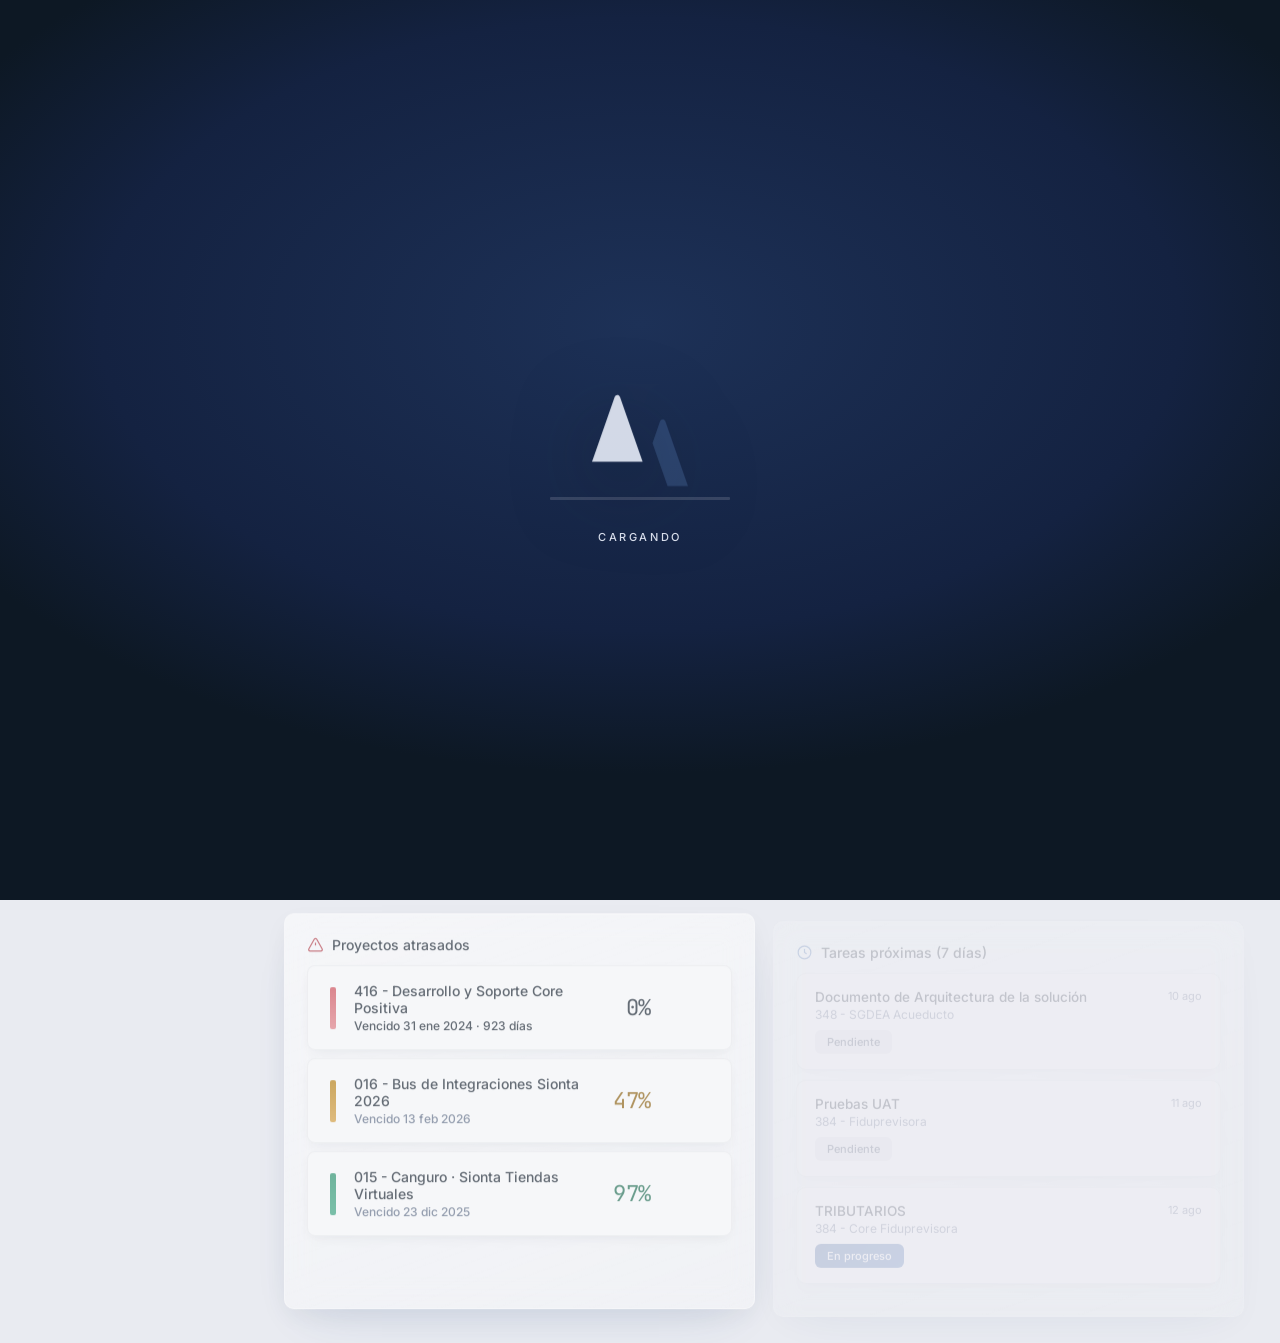
<file: index.html>
<!DOCTYPE html>
<html lang="es">
<head>
<meta charset="utf-8">
<title>Visor PMO</title>
<link rel="icon" type="image/svg+xml" href="assets/Recurso%209.svg">
<meta http-equiv="refresh" content="0; url=dashboard.html">
<link rel="canonical" href="dashboard.html">
</head>
<body>
<p>Redirigiendo al <a href="dashboard.html">Dashboard PMO</a>…</p>
</body>
</html>
</file>
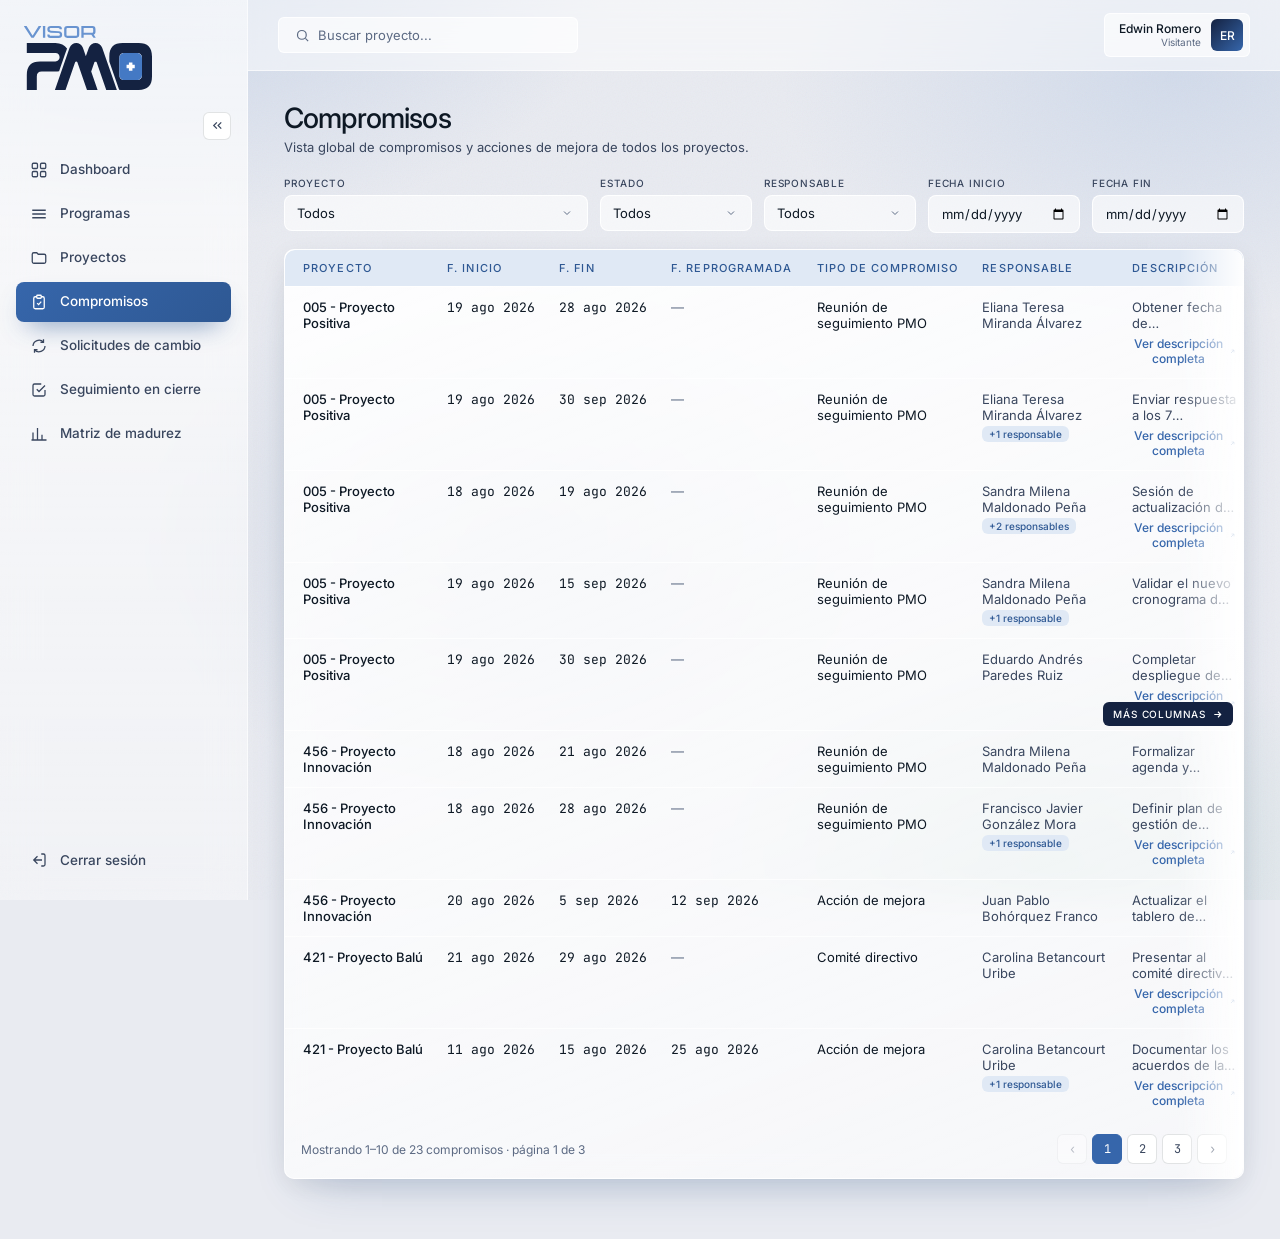
<file: compromisos.html>
<!DOCTYPE html>
<html lang="es">
<head>
<meta charset="utf-8">
<title>Compromisos · Visor PMO</title>
<link rel="icon" type="image/svg+xml" href="assets/Recurso%209.svg">
<link rel="preconnect" href="https://fonts.gstatic.com" crossorigin>
<link href="https://fonts.googleapis.com/css2?family=Inter:wght@300;400;500&family=JetBrains+Mono:wght@300;400&display=swap" rel="stylesheet">
<link rel="stylesheet" href="styles.css?v=4">
<script>try{if(localStorage.getItem('pmo-nav')==='1')document.documentElement.classList.add('navc')}catch(e){}</script>
<script src="app.js" defer></script>
<style>
/* filtros */
.filters{display:grid;grid-template-columns:2fr 1fr 1fr 1fr 1fr;gap:12px;margin:22px 0 16px}
.filters .f label{display:block;font-size:10px;font-weight:500;letter-spacing:.08em;text-transform:uppercase;color:var(--sec);margin-bottom:6px}
.filters .fld{padding:9px 12px;font-size:13px}
/* tabla */
.rtable thead th{padding:11px 12px;white-space:nowrap}
.rtable thead th:first-child{border-radius:10px 0 0 0;padding-left:18px}
.rtable thead th:last-child{border-radius:0 10px 0 0;padding-right:18px}
.rtable td:first-child{padding-left:18px}
.rtable td:last-child{padding-right:18px}
.rtable td{padding:12px;font-size:13px;vertical-align:top}
.subrow{font-size:11px;color:var(--muted);margin-top:2px;font-weight:400}
.tdate{font-size:12px;white-space:nowrap}
.resp{font-size:12px;color:var(--sec)}
.resp .more{display:inline-block;margin-top:3px;font-size:10px;font-weight:500;color:var(--azul-700);background:var(--azul-100);padding:2px 7px;border-radius:6px}
/* descripción truncada + ver más */
.dcell{max-width:280px}
.dtxt{display:-webkit-box;-webkit-line-clamp:2;-webkit-box-orient:vertical;overflow:hidden;color:var(--sec)}
.vermas{display:inline-flex;align-items:center;gap:4px;margin-top:5px;border:0;background:none;padding:0;cursor:pointer;
  font-family:inherit;font-size:12px;font-weight:500;color:var(--brand)}
.vermas:hover{text-decoration:underline}
/* estado */
.estado{display:inline-flex;align-items:center;gap:6px;font-size:11px;font-weight:500;letter-spacing:.04em;padding:4px 10px;border-radius:6px;white-space:nowrap}
.estado i{width:6px;height:6px;border-radius:999px;flex:none}
.e-proceso{background:var(--alerta-100);color:var(--alerta-700)}.e-proceso i{background:var(--alerta-500)}
.e-atrasada{background:var(--danger-100);color:var(--danger-700)}.e-atrasada i{background:var(--danger-500)}
.e-completado{background:var(--exito-100);color:var(--exito-700)}.e-completado i{background:var(--exito-500)}
.e-pendiente{background:rgba(57,70,94,.12);color:var(--sec)}.e-pendiente i{background:var(--muted)}
.ir{font-size:12px;font-weight:500;color:var(--brand);text-decoration:none;white-space:nowrap}
.ir:hover{text-decoration:underline}
/* modal descripción */
.dmeta{display:flex;flex-wrap:wrap;gap:8px;margin-bottom:14px}
.dmeta .tag{font-size:11px;font-weight:500;color:var(--sec);background:rgba(57,70,94,.1);padding:4px 10px;border-radius:6px}
.dfull{font-size:14px;line-height:1.65;color:var(--text);white-space:pre-line}
</style>
</head>
<body>
<!-- pantalla de carga -->
<div class="loader" id="loader" role="status" aria-label="Cargando Visor PMO">
  <svg class="liso" viewBox="0 0 87.95 100.91" aria-hidden="true">
    <path class="lg-l" fill="#dae0ed" d="M46.35,100.91l-20.73-59.31c-.43-1.3-1.44-1.87-2.45-1.87s-2.02.72-2.45,1.87L0,100.91"/>
    <path class="lg-r" fill="#6994d0" d="M87.95,100.91l-20.73-59.31c-.43-1.3-1.44-1.87-2.45-1.87s-2.02.72-2.45,1.87l-6.91,19.86,13.82,39.44"/>
    <path class="lg-t" fill="#fff" d="M37.57,10.36l6.33,18.28,6.48-18.28c2.59-6.91,8.49-10.36,14.39-10.36H23.18c5.9,0,11.95,3.45,14.39,10.36Z"/>
  </svg>
  <div class="lbar"><i></i></div>
  <span class="ltxt">Cargando</span>
</div>
<script>
(function(){
  const l = document.getElementById('loader');
  let seen = false;
  try { seen = !!sessionStorage.getItem('pmo-loaded'); } catch(e) {}
  const hide = () => {
    l.classList.add('done');
    try { sessionStorage.setItem('pmo-loaded','1'); } catch(e) {}
    setTimeout(() => l.remove(), 700);
  };
  if (seen) { l.classList.add('fast'); requestAnimationFrame(hide); return; }
  const min  = new Promise(r => setTimeout(r, 1500));
  const load = new Promise(r => window.addEventListener('load', r, {once:true}));
  Promise.all([min, load]).then(hide);
})();
</script>
<div class="shell">
  <aside class="sidebar">
    <a class="brand" href="dashboard.html"><img src="assets/PMO_3.svg" alt="Visor PMO — ir al dashboard" width="128" height="64"></a>
    <button class="navcollapse" type="button" aria-expanded="true" aria-label="Colapsar menú"><svg width="15" height="15" fill="none" stroke="currentColor" stroke-width="2" viewBox="0 0 24 24"><path d="m11 17-5-5 5-5M18 17l-5-5 5-5"/></svg></button>
    <nav style="display:flex;flex-direction:column;gap:4px">
      <a class="navitem" href="dashboard.html"><svg width="18" height="18" fill="none" stroke="currentColor" viewBox="0 0 24 24" stroke-width="1.7"><rect x="3" y="3" width="7" height="7" rx="1.5"/><rect x="14" y="3" width="7" height="7" rx="1.5"/><rect x="3" y="14" width="7" height="7" rx="1.5"/><rect x="14" y="14" width="7" height="7" rx="1.5"/></svg> Dashboard</a>
      <a class="navitem"><svg width="18" height="18" fill="none" stroke="currentColor" viewBox="0 0 24 24" stroke-width="1.7"><path d="M3 7h18M3 12h18M3 17h18"/></svg> Programas</a>
      <a class="navitem" href="proyectos-list.html"><svg width="18" height="18" fill="none" stroke="currentColor" viewBox="0 0 24 24" stroke-width="1.7"><path d="M3 7a2 2 0 0 1 2-2h4l2 2h8a2 2 0 0 1 2 2v8a2 2 0 0 1-2 2H5a2 2 0 0 1-2-2z"/></svg> Proyectos</a>
      <a class="navitem active" href="compromisos.html"><svg width="18" height="18" fill="none" stroke="currentColor" viewBox="0 0 24 24" stroke-width="1.7"><path d="M9 5H7a2 2 0 0 0-2 2v12a2 2 0 0 0 2 2h10a2 2 0 0 0 2-2V7a2 2 0 0 0-2-2h-2"/><rect x="9" y="3" width="6" height="4" rx="1"/><path d="m9.5 13.5 2 2 3.5-4"/></svg> Compromisos</a>
      <a class="navitem"><svg width="18" height="18" fill="none" stroke="currentColor" viewBox="0 0 24 24" stroke-width="1.7"><path d="M4 12a8 8 0 0 1 14-5m2 5a8 8 0 0 1-14 5"/><path d="M18 3v4h-4M6 21v-4h4"/></svg> Solicitudes de cambio</a>
      <a class="navitem"><svg width="18" height="18" fill="none" stroke="currentColor" viewBox="0 0 24 24" stroke-width="1.7"><path d="M9 11l3 3 8-8"/><path d="M20 12v6a2 2 0 0 1-2 2H6a2 2 0 0 1-2-2V6a2 2 0 0 1 2-2h9"/></svg> Seguimiento en cierre</a>
      <a class="navitem"><svg width="18" height="18" fill="none" stroke="currentColor" viewBox="0 0 24 24" stroke-width="1.7"><path d="M4 20V10M10 20V4M16 20v-7M22 20H2"/></svg> Matriz de madurez</a>
    </nav>
    <a class="navitem" style="margin-top:auto"><svg width="18" height="18" fill="none" stroke="currentColor" viewBox="0 0 24 24" stroke-width="1.7"><path d="M15 4h3a2 2 0 0 1 2 2v12a2 2 0 0 1-2 2h-3M10 17l-5-5 5-5M5 12h11"/></svg> Cerrar sesión</a>
  </aside>
  <div class="content">
    <div class="topbar">
      <div class="searchpill"><svg width="15" height="15" fill="none" stroke="currentColor" stroke-width="1.9" viewBox="0 0 24 24"><circle cx="11" cy="11" r="7"/><path d="m21 21-4.3-4.3"/></svg> Buscar proyecto...</div>
      <div class="userchip"><div style="text-align:right;line-height:1.2"><div style="font-size:12px;font-weight:500">Edwin Romero</div><div style="font-size:10px;color:var(--muted)">Visitante</div></div><span class="ava">ER</span></div>
    </div>
    <div class="page">
      <div style="position:relative">
        <h1>Compromisos</h1>
        <p class="subt">Vista global de compromisos y acciones de mejora de todos los proyectos.</p>
      </div>

      <!-- filtros -->
      <div class="filters">
        <div class="f"><label for="fProy">Proyecto</label><select class="fld" id="fProy"><option value="">Todos</option></select></div>
        <div class="f"><label for="fEst">Estado</label><select class="fld" id="fEst">
          <option value="">Todos</option><option value="proceso">En proceso</option><option value="atrasada">Atrasada</option>
          <option value="completado">Completado</option><option value="pendiente">Pendiente</option></select></div>
        <div class="f"><label for="fResp">Responsable</label><select class="fld" id="fResp"><option value="">Todos</option></select></div>
        <div class="f"><label for="fIni">Fecha inicio</label><input class="fld" type="date" id="fIni"></div>
        <div class="f"><label for="fFin">Fecha fin</label><input class="fld" type="date" id="fFin"></div>
      </div>

      <div class="gcard reveal d1 tscroll" style="padding:0 0 6px;overflow:hidden">
        <span class="thint" aria-hidden="true">Más columnas <svg width="11" height="11" fill="none" stroke="currentColor" stroke-width="2.4" viewBox="0 0 24 24"><path d="M5 12h14m-6-6 6 6-6 6"/></svg></span>
        <div class="tviewport">
        <table class="rtable">
          <thead><tr>
            <th>Proyecto</th><th>F. inicio</th><th>F. fin</th><th>F. reprogramada</th><th>Tipo de compromiso</th><th>Responsable</th><th>Descripción</th><th>Estado</th><th></th>
          </tr></thead>
          <tbody id="cbody"></tbody>
        </table>
        </div>
        <!-- paginado -->
        <div class="pager">
          <span class="pinfo" id="pinfo" aria-live="polite"></span>
          <div class="pbtns" id="pbtns" role="navigation" aria-label="Paginación de compromisos"></div>
        </div>
      </div>
    </div>
  </div>
</div>

<!-- modal de descripción completa -->
<div id="dModal" style="display:none">
  <div class="backdrop" data-close></div>
  <div class="modalwrap">
    <div class="modal" role="dialog" aria-modal="true" aria-labelledby="dmTitle">
      <div class="mhead">
        <h2 id="dmTitle" style="font-size:16px;font-weight:500;letter-spacing:-.01em">Detalle del compromiso</h2>
        <button class="xbtn" data-close aria-label="Cerrar">✕</button>
      </div>
      <div class="mbody">
        <div class="dmeta" id="dmMeta"></div>
        <p class="dfull" id="dmText"></p>
      </div>
      <div class="mfoot">
        <button class="btn btn-ghost" data-close>Cerrar</button>
      </div>
    </div>
  </div>
</div>

<script>
// ------- datos de demo -------
const RESP = {
  eliana:'Eliana Teresa Miranda Álvarez', eduardo:'Eduardo Andrés Paredes Ruiz', sandra:'Sandra Milena Maldonado Peña',
  edgar:'Edgar Fernando Vargas Rojas', francisco:'Francisco Javier González Mora', juan:'Juan Pablo Bohórquez Franco',
  carolina:'Carolina Betancourt Uribe', luis:'Luis F. Chaparro'
};
const TIPOS = ['Reunión de seguimiento PMO','Acción de mejora','Comité directivo'];
const DATA = [
 {p:'005 - Proyecto Positiva', i:'2026-08-19', f:'2026-08-28', r:null, t:TIPOS[0], resp:[RESP.eliana], e:'proceso',
  d:'Obtener fecha de reprogramación de la sesión de levantamiento de requerimientos con el equipo funcional de Positiva, considerando la disponibilidad del área de tecnología y la ventana de cambios aprobada por el comité. Documentar el nuevo cronograma y comunicarlo a los interesados.'},
 {p:'005 - Proyecto Positiva', i:'2026-08-19', f:'2026-09-30', r:null, t:TIPOS[0], resp:[RESP.eliana,RESP.eduardo], e:'proceso',
  d:'Enviar respuesta a los 7 comunicados una vez validada la postura jurídica del área de contratación. Incluir el soporte técnico de cada caso y dejar trazabilidad en el expediente del contrato.'},
 {p:'005 - Proyecto Positiva', i:'2026-08-18', f:'2026-08-19', r:null, t:TIPOS[0], resp:[RESP.sandra,RESP.eduardo,RESP.edgar], e:'atrasada',
  d:'Sesión de actualización de la matriz de riesgos del proyecto: revisar los riesgos materializados en el último trimestre, recalificar probabilidad e impacto, y definir planes de mitigación con responsables y fechas.'},
 {p:'005 - Proyecto Positiva', i:'2026-08-19', f:'2026-09-15', r:null, t:TIPOS[0], resp:[RESP.sandra,RESP.eduardo], e:'proceso',
  d:'Validar el nuevo cronograma del despliegue de los módulos de indemnizaciones con las áreas usuarias.'},
 {p:'005 - Proyecto Positiva', i:'2026-08-19', f:'2026-09-30', r:null, t:TIPOS[0], resp:[RESP.eduardo], e:'proceso',
  d:'Completar despliegue de los 6 flujos.\nValidar la planeación de los despliegues en los procesos de Monitoreo, incluyendo la coordinación con el proveedor de infraestructura, las pruebas de humo posteriores a cada ventana y el plan de rollback documentado para cada flujo.'},
 {p:'456 - Proyecto Innovación', i:'2026-08-18', f:'2026-08-21', r:null, t:TIPOS[0], resp:[RESP.sandra], e:'atrasada',
  d:'Formalizar agenda y horario fijo del comité de seguimiento semanal con el cliente.'},
 {p:'456 - Proyecto Innovación', i:'2026-08-18', f:'2026-08-28', r:null, t:TIPOS[0], resp:[RESP.francisco,RESP.juan], e:'proceso',
  d:'Definir plan de gestión de riesgos post-implementación.\nEstructurar respuesta a comunicado enviado por parte del cliente respecto a los acuerdos de nivel de servicio, con el análisis de capacidad del equipo de soporte y la propuesta de ajuste del modelo de atención para el primer trimestre de operación.'},
 {p:'456 - Proyecto Innovación', i:'2026-08-20', f:'2026-09-05', r:'2026-09-12', t:TIPOS[1], resp:[RESP.juan], e:'proceso',
  d:'Actualizar el tablero de indicadores del proyecto con los KPI acordados en el último comité.'},
 {p:'421 - Proyecto Balú', i:'2026-08-21', f:'2026-08-29', r:null, t:TIPOS[2], resp:[RESP.carolina], e:'pendiente',
  d:'Presentar al comité directivo el estado de avance del plan de transición y los hitos comprometidos para el cierre del año.'},
 {p:'421 - Proyecto Balú', i:'2026-08-11', f:'2026-08-15', r:'2026-08-25', t:TIPOS[1], resp:[RESP.carolina,RESP.eliana], e:'atrasada',
  d:'Documentar los acuerdos de la mesa técnica de integraciones: definición de contratos de servicios, versionamiento de APIs, política de reintentos y manejo de errores, y el plan de pruebas integradas entre el bus de integraciones y los sistemas core del cliente. El documento debe quedar publicado en el repositorio del proyecto y socializado con los líderes técnicos de ambas partes antes de la siguiente sesión.'},
 {p:'348 - SGDEA Acueducto', i:'2026-08-12', f:'2026-08-30', r:null, t:TIPOS[0], resp:[RESP.luis], e:'proceso',
  d:'Consolidar el inventario documental de las series en fase de migración y validar la completitud contra el cuadro de clasificación.'},
 {p:'348 - SGDEA Acueducto', i:'2026-07-28', f:'2026-08-08', r:null, t:TIPOS[1], resp:[RESP.luis,RESP.edgar], e:'completado',
  d:'Ejecutar las pruebas de carga del módulo de radicación con el volumen proyectado a 3 años.'},
 {p:'005 - Proyecto Positiva', i:'2026-08-25', f:'2026-09-10', r:null, t:TIPOS[1], resp:[RESP.edgar], e:'pendiente',
  d:'Elaborar el plan de capacitación de usuarios finales para los módulos de la fase 2, incluyendo material de apoyo, sesiones por rol y evaluación de adopción a los 30 días del despliegue.'},
 {p:'456 - Proyecto Innovación', i:'2026-08-26', f:'2026-09-02', r:null, t:TIPOS[0], resp:[RESP.francisco], e:'pendiente',
  d:'Revisar con el área jurídica el otrosí de ampliación de alcance.'},
 {p:'421 - Proyecto Balú', i:'2026-08-05', f:'2026-08-12', r:null, t:TIPOS[0], resp:[RESP.eliana], e:'completado',
  d:'Cerrar los hallazgos de la auditoría interna de calidad sobre la gestión documental del proyecto.'},
 {p:'348 - SGDEA Acueducto', i:'2026-08-27', f:'2026-09-20', r:null, t:TIPOS[2], resp:[RESP.sandra], e:'pendiente',
  d:'Preparar la presentación ejecutiva del avance del proyecto para la junta directiva del Acueducto, con el estado de los entregables, la ejecución presupuestal y los riesgos activos con su plan de tratamiento.'},
 {p:'005 - Proyecto Positiva', i:'2026-08-14', f:'2026-08-22', r:'2026-08-29', t:TIPOS[0], resp:[RESP.eduardo,RESP.eliana], e:'atrasada',
  d:'Definir la estrategia de datos maestros para la convivencia de los dos core durante la transición.'},
 {p:'456 - Proyecto Innovación', i:'2026-08-10', f:'2026-08-17', r:null, t:TIPOS[1], resp:[RESP.juan], e:'completado',
  d:'Publicar la versión 1.2 del manual de operación del servicio en el portal de conocimiento.'},
 {p:'421 - Proyecto Balú', i:'2026-08-28', f:'2026-09-25', r:null, t:TIPOS[1], resp:[RESP.carolina], e:'pendiente',
  d:'Levantar el mapa de interesados actualizado tras el cambio de gerencia en el cliente y ajustar el plan de comunicaciones del proyecto en consecuencia.'},
 {p:'348 - SGDEA Acueducto', i:'2026-08-19', f:'2026-08-26', r:null, t:TIPOS[0], resp:[RESP.edgar,RESP.luis], e:'proceso',
  d:'Resolver las observaciones de la interventoría sobre el entregable de arquitectura de información.'},
 {p:'005 - Proyecto Positiva', i:'2026-09-01', f:'2026-09-08', r:null, t:TIPOS[2], resp:[RESP.sandra,RESP.eliana], e:'pendiente',
  d:'Sustentar ante el comité directivo la solicitud de recursos adicionales para el frente de pruebas.'},
 {p:'456 - Proyecto Innovación', i:'2026-08-22', f:'2026-09-14', r:null, t:TIPOS[0], resp:[RESP.francisco], e:'proceso',
  d:'Coordinar la ventana de mantenimiento para la actualización del motor de reglas, notificando a los usuarios con una semana de antelación y validando el plan de contingencia con operaciones.'},
 {p:'421 - Proyecto Balú', i:'2026-09-02', f:'2026-09-30', r:null, t:TIPOS[1], resp:[RESP.carolina,RESP.luis], e:'pendiente',
  d:'Construir el tablero de seguimiento de compromisos del cliente con corte quincenal.'},
];

// ------- estado -------
const PAGE = 10;
let pagina = 1, filtrados = DATA;
const MESES = ['ene','feb','mar','abr','may','jun','jul','ago','sep','oct','nov','dic'];
const fmt = iso => { if (!iso) return null; const [y,m,d] = iso.split('-'); return `${+d} ${MESES[+m-1]} ${y}`; };
const ELIP = 120; // umbral de caracteres para truncar descripción
const ECLASS = {proceso:['e-proceso','En proceso'], atrasada:['e-atrasada','Atrasada'], completado:['e-completado','Completado'], pendiente:['e-pendiente','Pendiente']};

// poblar filtros con los valores reales de los datos
const fProy = document.getElementById('fProy'), fEst = document.getElementById('fEst'),
      fResp = document.getElementById('fResp'), fIni = document.getElementById('fIni'), fFin = document.getElementById('fFin');
[...new Set(DATA.map(x => x.p))].sort().forEach(p => fProy.add(new Option(p, p)));
[...new Set(DATA.flatMap(x => x.resp))].sort().forEach(r => fResp.add(new Option(r, r)));

function aplicarFiltros(){
  filtrados = DATA.filter(x =>
    (!fProy.value || x.p === fProy.value) &&
    (!fEst.value  || x.e === fEst.value) &&
    (!fResp.value || x.resp.includes(fResp.value)) &&
    (!fIni.value  || x.i >= fIni.value) &&
    (!fFin.value  || x.f <= fFin.value));
  pagina = 1;
  render();
}
[fProy,fEst,fResp,fIni,fFin].forEach(el => el.addEventListener('change', aplicarFiltros));

// ------- render de tabla + paginado -------
const cbody = document.getElementById('cbody'), pinfo = document.getElementById('pinfo'), pbtns = document.getElementById('pbtns');

function render(){
  const total = filtrados.length, paginas = Math.max(1, Math.ceil(total / PAGE));
  pagina = Math.min(pagina, paginas);
  const desde = (pagina-1)*PAGE, hasta = Math.min(desde+PAGE, total);
  cbody.innerHTML = '';

  if (!total){
    cbody.innerHTML = `<tr><td colspan="9"><div class="empty">No hay compromisos que coincidan con los filtros aplicados.<br>
      <button class="btn btn-ghost" id="limpiar">Limpiar filtros</button></div></td></tr>`;
    document.getElementById('limpiar').addEventListener('click', () => {
      fProy.value = fEst.value = fResp.value = fIni.value = fFin.value = '';
      aplicarFiltros();
    });
  } else {
    filtrados.slice(desde, hasta).forEach((x, ix) => {
      const tr = document.createElement('tr');
      const [ecl, etxt] = ECLASS[x.e];
      const resto = x.resp.length - 1;
      const largo = x.d.length > ELIP || x.d.includes('\n');
      tr.innerHTML =
        `<td style="min-width:150px"><b>${x.p}</b></td>`+
        `<td class="tdate font-mono">${fmt(x.i)}</td>`+
        `<td class="tdate font-mono">${fmt(x.f)}</td>`+
        `<td class="tdate font-mono">${x.r ? fmt(x.r) : '<span style="color:var(--muted);font-family:var(--font-sans)">—</span>'}</td>`+
        `<td style="min-width:130px">${x.t}</td>`+
        `<td class="resp" style="min-width:150px">${x.resp[0]}${resto ? `<br><span class="more">+${resto} responsable${resto>1?'s':''}</span>` : ''}</td>`+
        `<td class="dcell"><div class="dtxt">${x.d.split('\n')[0]}</div>${largo ? '<button class="vermas" type="button">Ver descripción completa <svg width="11" height="11" fill="none" stroke="currentColor" stroke-width="2.2" viewBox="0 0 24 24"><path d="M7 17 17 7M9 7h8v8"/></svg></button>' : ''}</td>`+
        `<td><span class="estado ${ecl}"><i></i>${etxt}</span></td>`+
        `<td style="text-align:right"><a class="ir" href="proyecto-detalle.html">Ir →</a></td>`;
      if (largo) tr.querySelector('.vermas').addEventListener('click', () => abrirModal(x));
      cbody.appendChild(tr);
    });
  }

  // feedback de paginado
  pinfo.textContent = total
    ? `Mostrando ${desde+1}–${hasta} de ${total} compromiso${total===1?'':'s'} · página ${pagina} de ${paginas}`
    : 'Sin resultados';
  pbtns.innerHTML = '';
  const btn = (txt, pg, {dis=false, act=false, label}={}) => {
    const b = document.createElement('button');
    b.className = 'pbtn' + (act ? ' act' : ''); b.textContent = txt; b.disabled = dis;
    b.setAttribute('aria-label', label || `Ir a la página ${pg}`);
    if (act) b.setAttribute('aria-current','page');
    if (!dis && !act) b.addEventListener('click', () => { pagina = pg; render();
      document.querySelector('.tviewport').scrollIntoView({behavior:'smooth', block:'start'}); });
    pbtns.appendChild(b);
  };
  btn('‹', pagina-1, {dis: pagina===1, label:'Página anterior'});
  for (let p = 1; p <= paginas; p++) btn(p, p, {act: p===pagina});
  btn('›', pagina+1, {dis: pagina===paginas, label:'Página siguiente'});
}

// ------- modal de descripción -------
const dModal = document.getElementById('dModal'), dmMeta = document.getElementById('dmMeta'), dmText = document.getElementById('dmText');
let ultimoFoco = null;
function abrirModal(x){
  ultimoFoco = document.activeElement;
  const [ecl, etxt] = ECLASS[x.e];
  dmMeta.innerHTML = `<span class="tag">${x.p}</span><span class="tag">${x.t}</span>`+
    `<span class="tag font-mono">${fmt(x.i)} → ${fmt(x.f)}</span>`+
    (x.r ? `<span class="tag font-mono">Reprogramada: ${fmt(x.r)}</span>` : '')+
    `<span class="estado ${ecl}"><i></i>${etxt}</span>`;
  dmMeta.insertAdjacentHTML('beforeend', `<span class="tag">${x.resp.join(' · ')}</span>`);
  dmText.textContent = x.d;
  dModal.style.display = 'block';
  document.body.classList.add('modal-open');
  dModal.querySelector('.xbtn').focus();
}
function cerrarModal(){
  dModal.style.display = 'none';
  document.body.classList.remove('modal-open');
  if (ultimoFoco) ultimoFoco.focus();
}
dModal.querySelectorAll('[data-close]').forEach(el => el.addEventListener('click', cerrarModal));
document.addEventListener('keydown', e => { if (e.key === 'Escape' && dModal.style.display === 'block') cerrarModal(); });

// ------- señalización de scroll horizontal (patrón .tscroll) -------
document.querySelectorAll('.tscroll').forEach(w => {
  const v = w.querySelector('.tviewport');
  const upd = () => w.classList.toggle('more', v.scrollWidth - v.clientWidth - v.scrollLeft > 4);
  v.addEventListener('scroll', upd, {passive:true});
  window.addEventListener('resize', upd);
  new MutationObserver(upd).observe(v, {childList:true, subtree:true});
  upd();
});

render();
</script>
</body>
</html>
</file>
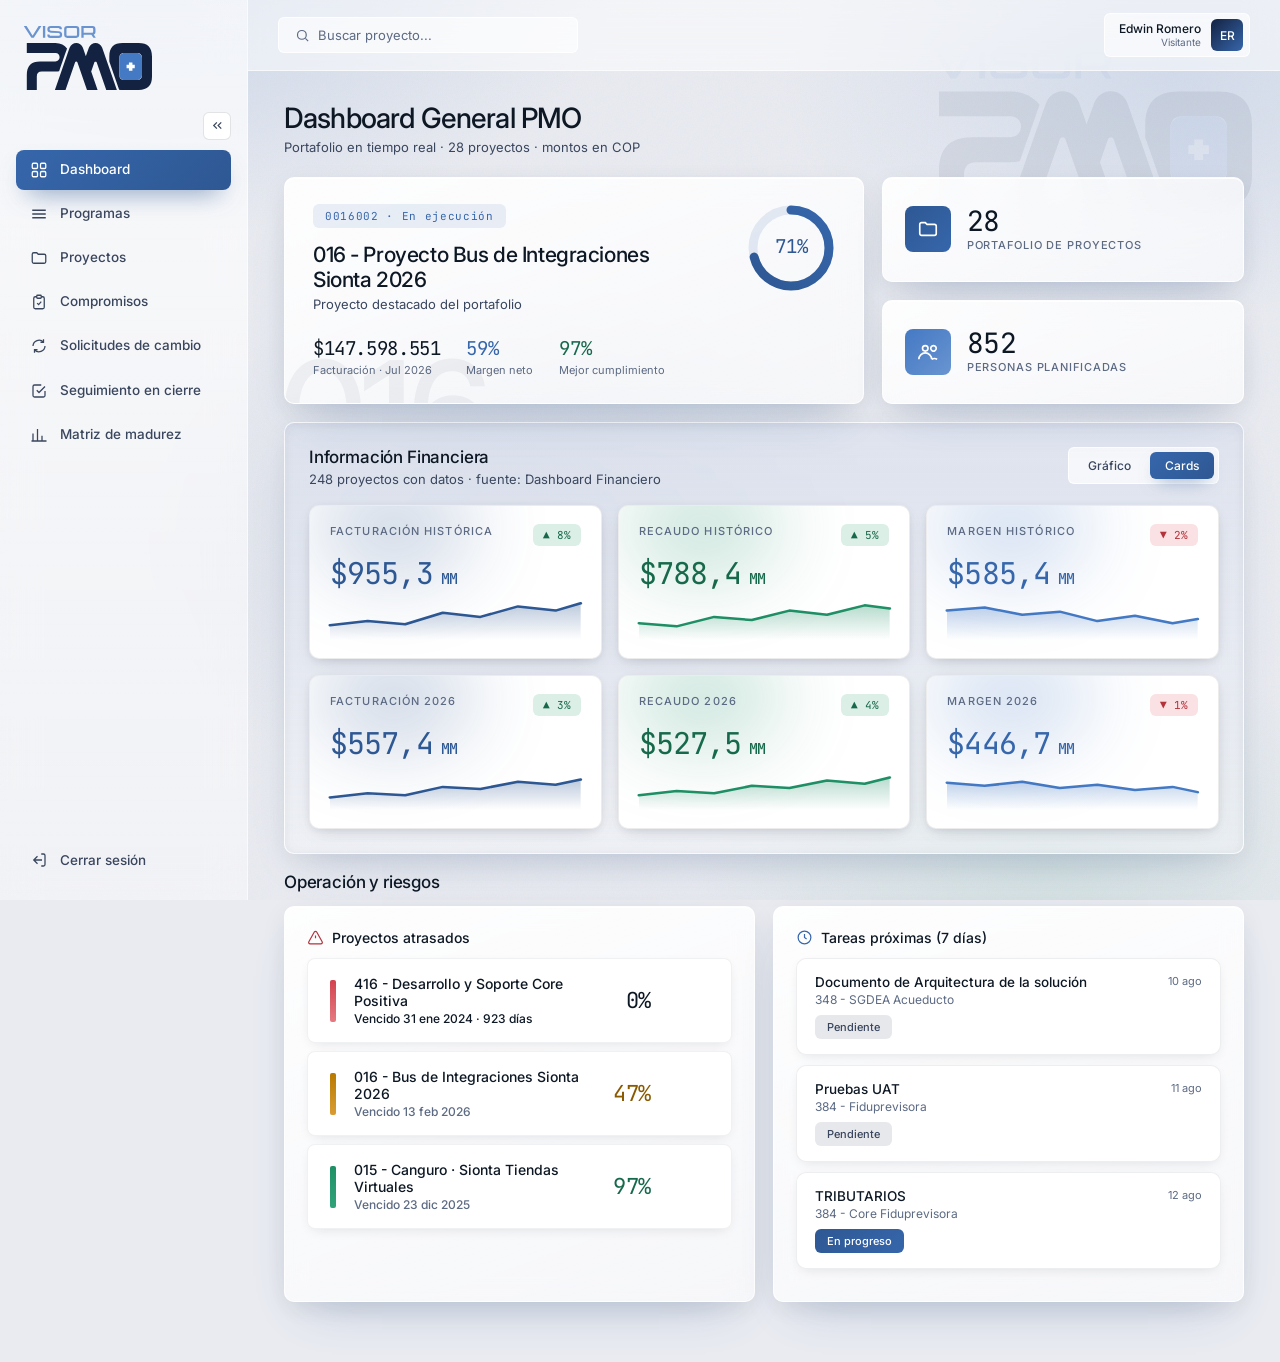
<file: dashboard.html>
<!DOCTYPE html>
<html lang="es">
<head>
<meta charset="utf-8">
<title>Dashboard · Visor PMO</title>
<link rel="icon" type="image/svg+xml" href="assets/Recurso%209.svg">
<link rel="preconnect" href="https://fonts.gstatic.com" crossorigin>
<link href="https://fonts.googleapis.com/css2?family=Inter:wght@300;400;500&family=JetBrains+Mono:wght@300;400&display=swap" rel="stylesheet">
<link rel="stylesheet" href="styles.css?v=4">
<script>try{if(localStorage.getItem('pmo-nav')==='1')document.documentElement.classList.add('navc')}catch(e){}</script>
<script src="app.js" defer></script>
<style>
  .hero{display:grid;grid-template-columns:1.6fr 1fr;gap:18px;margin:22px 0 18px;position:relative;z-index:1}
  .spot{padding:26px 28px;overflow:hidden}
  .spot .code{display:inline-block;font-size:11px;font-weight:500;letter-spacing:.06em;color:var(--brand);background:rgba(54,102,171,.10);padding:5px 12px;border-radius:6px}
  .spot h2{font-size:21px;font-weight:500;letter-spacing:-.02em;margin:14px 0 4px;max-width:74%}
  .spot p{font-size:13px;color:var(--sec)}
  .spotfoot{display:flex;gap:26px;margin-top:24px}
  .spotfoot .v{font-size:19px;font-weight:500;letter-spacing:-.02em}.spotfoot .l{font-size:11px;color:var(--muted);margin-top:2px}
  .mini{padding:18px 22px;display:flex;align-items:center;gap:16px;flex:1}
  .miniIcon{width:46px;height:46px;border-radius:8px;display:flex;align-items:center;justify-content:center;color:#fff;flex:none}
  .mini .n{font-size:28px;font-weight:500;letter-spacing:-.02em;line-height:1}
  .mini .l{font-size:11px;color:var(--muted);margin-top:3px;text-transform:uppercase;letter-spacing:.08em;font-weight:500}
  .fin-grid{display:grid;grid-template-columns:repeat(3,1fr);gap:14px}
  .fin-tile{position:relative;border-radius:10px;padding:18px;background:rgba(255,255,255,.5);border:1px solid rgba(255,255,255,.7);overflow:hidden}
  .fin-tile .n{font-size:26px;font-weight:500;letter-spacing:-.02em;margin-top:8px}.fin-tile .n small{font-size:14px}
  .opgrid{display:grid;grid-template-columns:1fr 1fr;gap:18px}
  .taskcard{padding:15px 18px;border-radius:10px;background:#fff;border:1px solid rgba(13,24,36,.07);
    box-shadow:0 4px 14px -6px rgba(13,24,36,.16);display:flex;justify-content:space-between;gap:12px;margin-bottom:10px;
    transition:transform .3s var(--ease),box-shadow .3s var(--ease)}
  .taskcard:hover{transform:translateY(-2px);box-shadow:0 12px 26px -10px rgba(54,102,171,.24)}
</style>
</head>
<body>
<!-- pantalla de carga -->
<div class="loader" id="loader" role="status" aria-label="Cargando Visor PMO">
  <svg class="liso" viewBox="0 0 87.95 100.91" aria-hidden="true">
    <path class="lg-l" fill="#dae0ed" d="M46.35,100.91l-20.73-59.31c-.43-1.3-1.44-1.87-2.45-1.87s-2.02.72-2.45,1.87L0,100.91"/>
    <path class="lg-r" fill="#6994d0" d="M87.95,100.91l-20.73-59.31c-.43-1.3-1.44-1.87-2.45-1.87s-2.02.72-2.45,1.87l-6.91,19.86,13.82,39.44"/>
    <path class="lg-t" fill="#fff" d="M37.57,10.36l6.33,18.28,6.48-18.28c2.59-6.91,8.49-10.36,14.39-10.36H23.18c5.9,0,11.95,3.45,14.39,10.36Z"/>
  </svg>
  <div class="lbar"><i></i></div>
  <span class="ltxt">Cargando</span>
</div>
<script>
(function(){
  const l = document.getElementById('loader');
  // el dashboard siempre muestra la intro completa al cargar/recargar
  const hide = () => {
    l.classList.add('done');
    try { sessionStorage.setItem('pmo-loaded','1'); } catch(e) {}
    setTimeout(() => l.remove(), 700);
  };
  const min  = new Promise(r => setTimeout(r, 1500));
  const load = new Promise(r => window.addEventListener('load', r, {once:true}));
  Promise.all([min, load]).then(hide);
})();
</script>
<div class="shell">
  <!-- SIDEBAR -->
  <aside class="sidebar">
    <a class="brand" href="dashboard.html"><img src="assets/PMO_3.svg" alt="Visor PMO — ir al dashboard" width="128" height="64"></a>
    <button class="navcollapse" type="button" aria-expanded="true" aria-label="Colapsar menú"><svg width="15" height="15" fill="none" stroke="currentColor" stroke-width="2" viewBox="0 0 24 24"><path d="m11 17-5-5 5-5M18 17l-5-5 5-5"/></svg></button>
    <nav style="display:flex;flex-direction:column;gap:4px">
      <a class="navitem active" href="dashboard.html"><svg width="18" height="18" fill="none" stroke="currentColor" viewBox="0 0 24 24" stroke-width="1.7"><rect x="3" y="3" width="7" height="7" rx="1.5"/><rect x="14" y="3" width="7" height="7" rx="1.5"/><rect x="3" y="14" width="7" height="7" rx="1.5"/><rect x="14" y="14" width="7" height="7" rx="1.5"/></svg> Dashboard</a>
      <a class="navitem"><svg width="18" height="18" fill="none" stroke="currentColor" viewBox="0 0 24 24" stroke-width="1.7"><path d="M3 7h18M3 12h18M3 17h18"/></svg> Programas</a>
      <a class="navitem" href="proyectos-list.html"><svg width="18" height="18" fill="none" stroke="currentColor" viewBox="0 0 24 24" stroke-width="1.7"><path d="M3 7a2 2 0 0 1 2-2h4l2 2h8a2 2 0 0 1 2 2v8a2 2 0 0 1-2 2H5a2 2 0 0 1-2-2z"/></svg> Proyectos</a>
      <a class="navitem" href="compromisos.html"><svg width="18" height="18" fill="none" stroke="currentColor" viewBox="0 0 24 24" stroke-width="1.7"><path d="M9 5H7a2 2 0 0 0-2 2v12a2 2 0 0 0 2 2h10a2 2 0 0 0 2-2V7a2 2 0 0 0-2-2h-2"/><rect x="9" y="3" width="6" height="4" rx="1"/><path d="m9.5 13.5 2 2 3.5-4"/></svg> Compromisos</a>
      <a class="navitem"><svg width="18" height="18" fill="none" stroke="currentColor" viewBox="0 0 24 24" stroke-width="1.7"><path d="M4 12a8 8 0 0 1 14-5m2 5a8 8 0 0 1-14 5"/><path d="M18 3v4h-4M6 21v-4h4"/></svg> Solicitudes de cambio</a>
      <a class="navitem"><svg width="18" height="18" class="flex-none" style="margin-top:1px" fill="none" stroke="currentColor" viewBox="0 0 24 24" stroke-width="1.7"><path d="M9 11l3 3 8-8"/><path d="M20 12v6a2 2 0 0 1-2 2H6a2 2 0 0 1-2-2V6a2 2 0 0 1 2-2h9"/></svg> Seguimiento en cierre</a>
      <a class="navitem"><svg width="18" height="18" fill="none" stroke="currentColor" viewBox="0 0 24 24" stroke-width="1.7"><path d="M4 20V10M10 20V4M16 20v-7M22 20H2"/></svg> Matriz de madurez</a>
    </nav>
    <a class="navitem" style="margin-top:auto"><svg width="18" height="18" fill="none" stroke="currentColor" viewBox="0 0 24 24" stroke-width="1.7"><path d="M15 4h3a2 2 0 0 1 2 2v12a2 2 0 0 1-2 2h-3M10 17l-5-5 5-5M5 12h11"/></svg> Cerrar sesión</a>
  </aside>

  <!-- CONTENT -->
  <div class="content">
    <div class="topbar">
      <div class="searchpill"><svg width="15" height="15" fill="none" stroke="currentColor" stroke-width="1.9" viewBox="0 0 24 24"><circle cx="11" cy="11" r="7"/><path d="m21 21-4.3-4.3"/></svg> Buscar proyecto...</div>
      <div class="userchip"><div style="text-align:right;line-height:1.2"><div style="font-size:12px;font-weight:500">Edwin Romero</div><div style="font-size:10px;color:var(--muted)">Visitante</div></div><span class="ava">ER</span></div>
    </div>

    <div class="page">
      <div style="position:relative">
        <img class="ghost" src="assets/PMO_3.svg" alt="" aria-hidden="true" style="right:-8px;top:-52px;width:320px;opacity:.07">
        <h1>Dashboard General PMO</h1>
        <p class="subt">Portafolio en tiempo real · 28 proyectos · montos en COP</p>
      </div>

      <!-- HERO -->
      <div class="hero">
        <div class="gcard spot reveal d1">
          <span class="ghost" aria-hidden="true" style="left:-6px;bottom:-64px;font-size:140px">016</span>
          <div style="position:absolute;right:26px;top:24px">
            <svg width="92" height="92" viewBox="0 0 92 92">
              <defs><linearGradient id="rg" x1="0" y1="0" x2="1" y2="1"><stop offset="0" stop-color="#2e5893"/><stop offset="1" stop-color="#3666ab"/></linearGradient></defs>
              <circle cx="46" cy="46" r="38" fill="none" stroke="rgba(54,102,171,.12)" stroke-width="9"/>
              <circle cx="46" cy="46" r="38" fill="none" stroke="url(#rg)" stroke-width="9" stroke-linecap="round" stroke-dasharray="238.76" stroke-dashoffset="69.2" transform="rotate(-90 46 46)"/>
              <text x="46" y="51" text-anchor="middle" font-size="19" font-weight="400" fill="#2e5893" font-family="JetBrains Mono, monospace">71%</text>
            </svg>
          </div>
          <span class="code">0016002 · En ejecución</span>
          <h2>016 - Proyecto Bus de Integraciones Sionta 2026</h2>
          <p>Proyecto destacado del portafolio</p>
          <div class="spotfoot">
            <div><div class="v">$147.598.551</div><div class="l">Facturación · Jul 2026</div></div>
            <div><div class="v" style="color:var(--brand)">59%</div><div class="l">Margen neto</div></div>
            <div><div class="v" style="color:var(--recaudo)">97%</div><div class="l">Mejor cumplimiento</div></div>
          </div>
        </div>
        <div style="display:flex;flex-direction:column;gap:18px">
          <div class="gcard mini reveal d2"><span class="miniIcon" style="background:linear-gradient(135deg,#2e5893,#3666ab)"><svg width="22" height="22" fill="none" stroke="currentColor" stroke-width="1.8" viewBox="0 0 24 24"><path d="M3 7a2 2 0 0 1 2-2h4l2 2h8a2 2 0 0 1 2 2v8a2 2 0 0 1-2 2H5a2 2 0 0 1-2-2z"/></svg></span><div><div class="n">28</div><div class="l">Portafolio de proyectos</div></div></div>
          <div class="gcard mini reveal d3"><span class="miniIcon" style="background:linear-gradient(135deg,#4479c4,#6994d0)"><svg width="22" height="22" fill="none" stroke="currentColor" stroke-width="1.8" viewBox="0 0 24 24"><circle cx="9" cy="8" r="3"/><path d="M15 8a3 3 0 1 0 0-.01M2 20a7 7 0 0 1 14 0M16 20a6 6 0 0 1 6 0"/></svg></span><div><div class="n">852</div><div class="l">Personas planificadas</div></div></div>
        </div>
      </div>

      <!-- KPIs Información Financiera -->
      <div class="gcard finpanel reveal d2" style="padding:24px;margin-bottom:18px">
        <div class="finhead">
          <div><p class="sec-h">Información Financiera</p><p class="subt">248 proyectos con datos · fuente: Dashboard Financiero</p></div>
          <div class="seg" id="finSeg"><span class="seg-i">Gráfico</span><span class="seg-i active">Cards</span></div>
        </div>
        <div class="fingrid">
          <div class="fcard" data-val="955.3" data-suffix=" MM">
            <div class="glow" style="background:#2e5893"></div>
            <div class="fc-top"><span class="lbl">Facturación Histórica</span><span class="chip up">▲ 8%</span></div>
            <div class="fnum" style="color:#2e5893"><span class="fnum-v">$0,0</span><small> MM</small></div>
            <svg class="spark" viewBox="0 0 200 40" preserveAspectRatio="none">
              <defs><linearGradient id="g1" x1="0" y1="0" x2="0" y2="1"><stop offset="0" stop-color="#2e5893" stop-opacity=".32"/><stop offset="1" stop-color="#2e5893" stop-opacity="0"/></linearGradient></defs>
              <path class="spark-area" d="M0 26 L30 22 L60 25 L90 14 L120 18 L150 8 L180 12 L200 5 V40 H0Z" fill="url(#g1)"/>
              <path class="spark-line" pathLength="1" d="M0 26 L30 22 L60 25 L90 14 L120 18 L150 8 L180 12 L200 5" stroke="#2e5893"/>
              <circle class="spark-dot" cx="200" cy="5" r="3.6" fill="#2e5893" style="color:#2e5893"/>
            </svg>
          </div>
          <div class="fcard" data-val="788.4" data-suffix=" MM">
            <div class="glow" style="background:#1f8f66"></div>
            <div class="fc-top"><span class="lbl">Recaudo Histórico</span><span class="chip up">▲ 5%</span></div>
            <div class="fnum" style="color:#17694b"><span class="fnum-v">$0,0</span><small> MM</small></div>
            <svg class="spark" viewBox="0 0 200 40" preserveAspectRatio="none">
              <defs><linearGradient id="g2" x1="0" y1="0" x2="0" y2="1"><stop offset="0" stop-color="#1f8f66" stop-opacity=".32"/><stop offset="1" stop-color="#1f8f66" stop-opacity="0"/></linearGradient></defs>
              <path class="spark-area" d="M0 24 L30 27 L60 18 L90 21 L120 12 L150 16 L180 7 L200 10 V40 H0Z" fill="url(#g2)"/>
              <path class="spark-line" pathLength="1" d="M0 24 L30 27 L60 18 L90 21 L120 12 L150 16 L180 7 L200 10" stroke="#1f8f66"/>
              <circle class="spark-dot" cx="200" cy="10" r="3.6" fill="#1f8f66" style="color:#1f8f66"/>
            </svg>
          </div>
          <div class="fcard" data-val="585.4" data-suffix=" MM">
            <div class="glow" style="background:#4479c4"></div>
            <div class="fc-top"><span class="lbl">Margen Histórico</span><span class="chip down">▼ 2%</span></div>
            <div class="fnum" style="color:#3666ab"><span class="fnum-v">$0,0</span><small> MM</small></div>
            <svg class="spark" viewBox="0 0 200 40" preserveAspectRatio="none">
              <defs><linearGradient id="g3" x1="0" y1="0" x2="0" y2="1"><stop offset="0" stop-color="#4479c4" stop-opacity=".32"/><stop offset="1" stop-color="#4479c4" stop-opacity="0"/></linearGradient></defs>
              <path class="spark-area" d="M0 12 L30 9 L60 16 L90 13 L120 22 L150 17 L180 24 L200 20 V40 H0Z" fill="url(#g3)"/>
              <path class="spark-line" pathLength="1" d="M0 12 L30 9 L60 16 L90 13 L120 22 L150 17 L180 24 L200 20" stroke="#4479c4"/>
              <circle class="spark-dot" cx="200" cy="20" r="3.6" fill="#4479c4" style="color:#4479c4"/>
            </svg>
          </div>
          <div class="fcard" data-val="557.4" data-suffix=" MM">
            <div class="glow" style="background:#2e5893"></div>
            <div class="fc-top"><span class="lbl">Facturación 2026</span><span class="chip up">▲ 3%</span></div>
            <div class="fnum" style="color:#2e5893"><span class="fnum-v">$0,0</span><small> MM</small></div>
            <svg class="spark" viewBox="0 0 200 40" preserveAspectRatio="none">
              <defs><linearGradient id="g4" x1="0" y1="0" x2="0" y2="1"><stop offset="0" stop-color="#2e5893" stop-opacity=".32"/><stop offset="1" stop-color="#2e5893" stop-opacity="0"/></linearGradient></defs>
              <path class="spark-area" d="M0 28 L30 24 L60 26 L90 18 L120 20 L150 13 L180 16 L200 11 V40 H0Z" fill="url(#g4)"/>
              <path class="spark-line" pathLength="1" d="M0 28 L30 24 L60 26 L90 18 L120 20 L150 13 L180 16 L200 11" stroke="#2e5893"/>
              <circle class="spark-dot" cx="200" cy="11" r="3.6" fill="#2e5893" style="color:#2e5893"/>
            </svg>
          </div>
          <div class="fcard" data-val="527.5" data-suffix=" MM">
            <div class="glow" style="background:#1f8f66"></div>
            <div class="fc-top"><span class="lbl">Recaudo 2026</span><span class="chip up">▲ 4%</span></div>
            <div class="fnum" style="color:#17694b"><span class="fnum-v">$0,0</span><small> MM</small></div>
            <svg class="spark" viewBox="0 0 200 40" preserveAspectRatio="none">
              <defs><linearGradient id="g5" x1="0" y1="0" x2="0" y2="1"><stop offset="0" stop-color="#1f8f66" stop-opacity=".32"/><stop offset="1" stop-color="#1f8f66" stop-opacity="0"/></linearGradient></defs>
              <path class="spark-area" d="M0 26 L30 22 L60 24 L90 17 L120 19 L150 12 L180 15 L200 9 V40 H0Z" fill="url(#g5)"/>
              <path class="spark-line" pathLength="1" d="M0 26 L30 22 L60 24 L90 17 L120 19 L150 12 L180 15 L200 9" stroke="#1f8f66"/>
              <circle class="spark-dot" cx="200" cy="9" r="3.6" fill="#1f8f66" style="color:#1f8f66"/>
            </svg>
          </div>
          <div class="fcard" data-val="446.7" data-suffix=" MM">
            <div class="glow" style="background:#4479c4"></div>
            <div class="fc-top"><span class="lbl">Margen 2026</span><span class="chip down">▼ 1%</span></div>
            <div class="fnum" style="color:#3666ab"><span class="fnum-v">$0,0</span><small> MM</small></div>
            <svg class="spark" viewBox="0 0 200 40" preserveAspectRatio="none">
              <defs><linearGradient id="g6" x1="0" y1="0" x2="0" y2="1"><stop offset="0" stop-color="#4479c4" stop-opacity=".32"/><stop offset="1" stop-color="#4479c4" stop-opacity="0"/></linearGradient></defs>
              <path class="spark-area" d="M0 14 L30 17 L60 13 L90 19 L120 16 L150 21 L180 18 L200 23 V40 H0Z" fill="url(#g6)"/>
              <path class="spark-line" pathLength="1" d="M0 14 L30 17 L60 13 L90 19 L120 16 L150 21 L180 18 L200 23" stroke="#4479c4"/>
              <circle class="spark-dot" cx="200" cy="23" r="3.6" fill="#4479c4" style="color:#4479c4"/>
            </svg>
          </div>
        </div>
      </div>

      <!-- Operación y riesgos -->
      <p class="sec-h" style="margin-bottom:14px">Operación y riesgos</p>
      <div class="opgrid">
        <div class="gcard reveal d3" style="padding:22px">
          <div style="display:flex;align-items:center;gap:8px;color:var(--danger);margin-bottom:12px"><svg width="17" height="17" fill="none" stroke="currentColor" stroke-width="1.7" viewBox="0 0 24 24"><path d="M12 9v4M12 17h.01M10.3 4.3 2.6 18a2 2 0 0 0 1.7 3h15.4a2 2 0 0 0 1.7-3L13.7 4.3a2 2 0 0 0-3.4 0z"/></svg><span style="font-size:14px;font-weight:500;color:var(--text)">Proyectos atrasados</span></div>
          <div class="rrow" style="border-radius:8px;background:#fff;border:1px solid rgba(13,24,36,.06);box-shadow:0 4px 14px -6px rgba(13,24,36,.16);margin-bottom:8px"><span class="mk" style="background:linear-gradient(180deg,#d2434e,#e57a80)"></span><div style="flex:1;min-width:0"><div class="t">416 - Desarrollo y Soporte Core Positiva</div><div class="s">Vencido 31 ene 2024 · 923 días</div></div><span class="pct">0%</span><span class="arw">→</span></div>
          <div class="rrow" style="border-radius:8px;background:#fff;border:1px solid rgba(13,24,36,.06);box-shadow:0 4px 14px -6px rgba(13,24,36,.16);margin-bottom:8px"><span class="mk" style="background:linear-gradient(180deg,#b87a00,#d99c33)"></span><div style="flex:1;min-width:0"><div class="t">016 - Bus de Integraciones Sionta 2026</div><div class="s" style="color:var(--muted)">Vencido 13 feb 2026</div></div><span class="pct" style="color:#8a5a00">47%</span><span class="arw">→</span></div>
          <div class="rrow" style="border-radius:8px;background:#fff;border:1px solid rgba(13,24,36,.06);box-shadow:0 4px 14px -6px rgba(13,24,36,.16);margin-bottom:8px"><span class="mk" style="background:linear-gradient(180deg,#1f8f66,#31a37b)"></span><div style="flex:1;min-width:0"><div class="t">015 - Canguro · Sionta Tiendas Virtuales</div><div class="s" style="color:var(--muted)">Vencido 23 dic 2025</div></div><span class="pct" style="color:var(--recaudo)">97%</span><span class="arw">→</span></div>
        </div>
        <div class="gcard reveal d4" style="padding:22px">
          <div style="display:flex;align-items:center;gap:8px;color:var(--brand);margin-bottom:12px"><svg width="17" height="17" fill="none" stroke="currentColor" stroke-width="1.7" viewBox="0 0 24 24"><circle cx="12" cy="12" r="9"/><path d="M12 7v5l3 2"/></svg><span style="font-size:14px;font-weight:500;color:var(--text)">Tareas próximas (7 días)</span></div>
          <div class="taskcard"><div><div style="font-size:13.5px;font-weight:500">Documento de Arquitectura de la solución</div><div style="font-size:12px;color:var(--muted);margin:2px 0 8px">348 - SGDEA Acueducto</div><span class="gp gp-sm gp-pend">Pendiente</span></div><span style="font-size:11px;color:var(--muted);white-space:nowrap">10 ago</span></div>
          <div class="taskcard"><div><div style="font-size:13.5px;font-weight:500">Pruebas UAT</div><div style="font-size:12px;color:var(--muted);margin:2px 0 8px">384 - Fiduprevisora</div><span class="gp gp-sm gp-pend">Pendiente</span></div><span style="font-size:11px;color:var(--muted);white-space:nowrap">11 ago</span></div>
          <div class="taskcard"><div><div style="font-size:13.5px;font-weight:500">TRIBUTARIOS</div><div style="font-size:12px;color:var(--muted);margin:2px 0 8px">384 - Core Fiduprevisora</div><span class="gp gp-sm gp-prog">En progreso</span></div><span style="font-size:11px;color:var(--muted);white-space:nowrap">12 ago</span></div>
        </div>
      </div>
    </div>
  </div>
</div>
<script>
  // navegación de demo: tarjeta destacada y filas de riesgo → detalle
  const go = (u) => location.href = u;
  document.querySelectorAll('.spot, .rrow').forEach(el => {
    el.style.cursor = 'pointer';
    el.addEventListener('click', () => go('proyecto-detalle.html'));
  });

  // toggle Gráfico / Cards (microinteracción del segmentado)
  const seg = document.getElementById('finSeg');
  if (seg) seg.querySelectorAll('.seg-i').forEach(i =>
    i.addEventListener('click', () => { seg.querySelectorAll('.seg-i').forEach(x => x.classList.remove('active')); i.classList.add('active'); }));

  // count-up de los números + dibujado de las líneas al entrar en viewport
  const reduce = matchMedia('(prefers-reduced-motion: reduce)').matches;
  const fmt = v => '$' + v.toFixed(1).replace('.', ',');
  function countUp(el, target, dur) {
    const t0 = performance.now();
    (function tick(now) {
      let p = Math.min((now - t0) / dur, 1);
      p = 1 - Math.pow(1 - p, 3);                 // easeOutCubic
      el.textContent = fmt(target * p);
      if (p < 1) requestAnimationFrame(tick); else el.textContent = fmt(target);
    })(t0);
  }
  const io = new IntersectionObserver((ents) => {
    ents.forEach(e => {
      if (!e.isIntersecting) return;
      const c = e.target, v = parseFloat(c.dataset.val), num = c.querySelector('.fnum-v');
      c.classList.add('drawn');                    // dispara stroke-dashoffset (dibujado)
      if (num) { reduce ? num.textContent = fmt(v) : countUp(num, v, 1200); }
      io.unobserve(c);
    });
  }, { threshold: .35 });
  document.querySelectorAll('.fcard').forEach(c => io.observe(c));
</script>
</body>
</html>
</file>
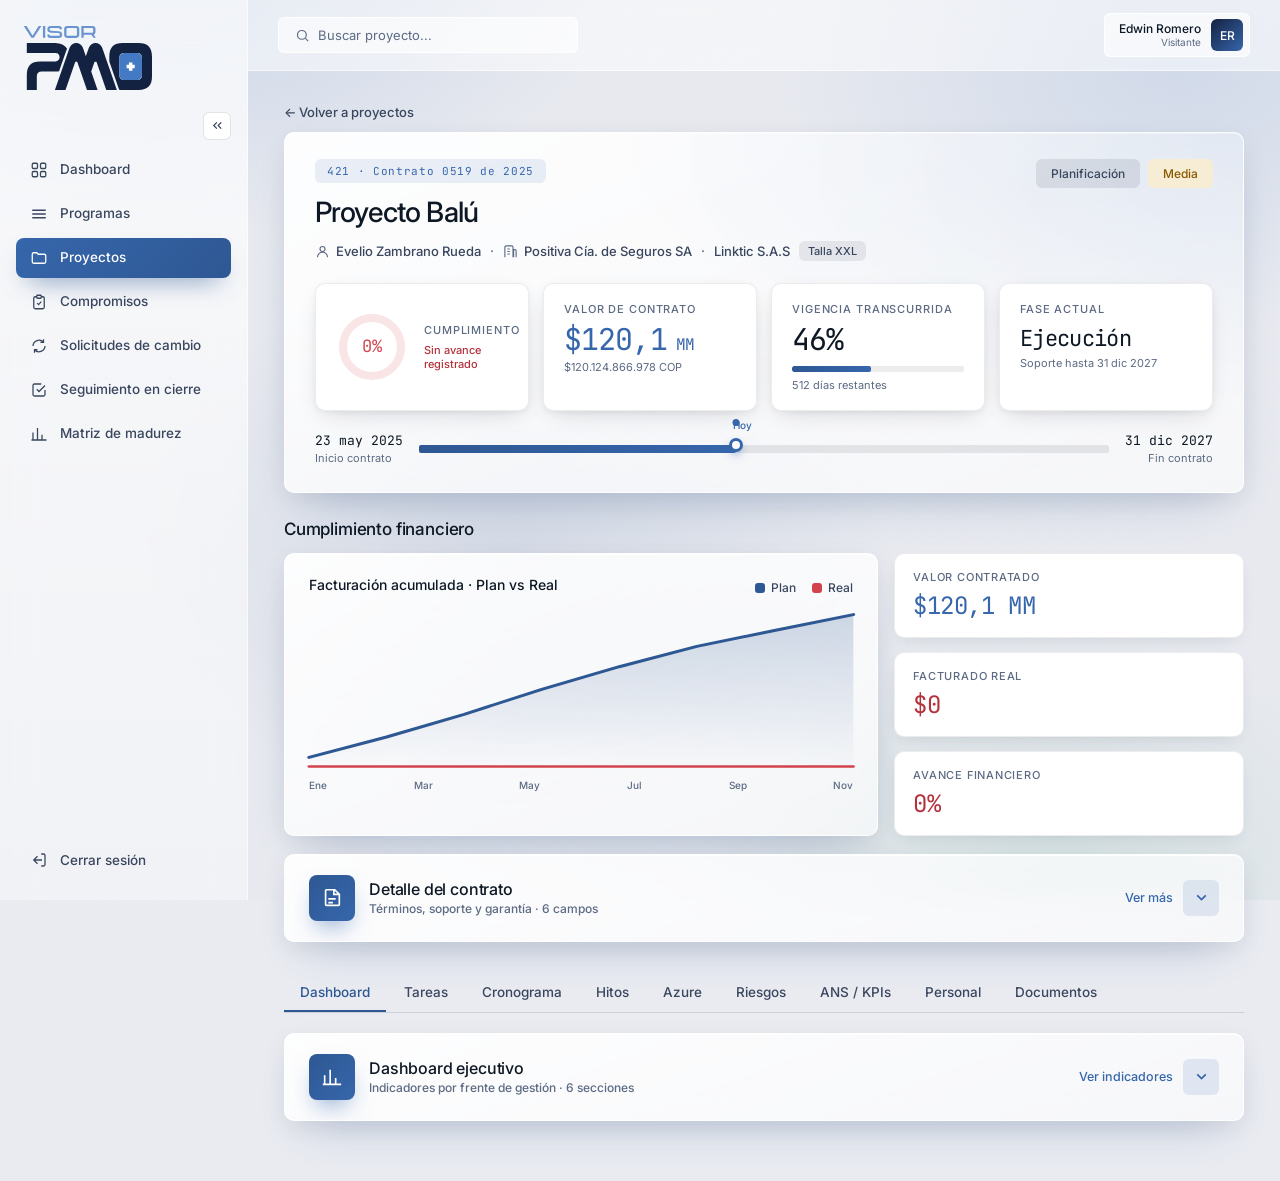
<file: proyecto-detalle.html>
<!DOCTYPE html>
<html lang="es">
<head>
<meta charset="utf-8">
<title>Detalle de contrato · Visor PMO</title>
<link rel="icon" type="image/svg+xml" href="assets/Recurso%209.svg">
<link rel="preconnect" href="https://fonts.gstatic.com" crossorigin>
<link href="https://fonts.googleapis.com/css2?family=Inter:wght@300;400;500&family=JetBrains+Mono:wght@300;400&display=swap" rel="stylesheet">
<link rel="stylesheet" href="styles.css?v=4">
<script>try{if(localStorage.getItem('pmo-nav')==='1')document.documentElement.classList.add('navc')}catch(e){}</script>
<script src="app.js" defer></script>
<style>
  /* ---- HERO datos principales ---- */
  .dhero{padding:26px 30px;position:relative;overflow:hidden}
  .dhero::before{content:"";position:absolute;inset:0;z-index:0;
    background:radial-gradient(120% 140% at 100% 0%, rgba(54,102,171,.10), transparent 55%)}
  .dhero-accent{position:absolute;top:0;left:0;right:0;height:4px;background:linear-gradient(90deg,#2e5893,#3666ab,#4479c4)}
  .dhero > *{position:relative;z-index:1}
  .dhead{display:flex;justify-content:space-between;align-items:flex-start;gap:16px}
  .code{display:inline-block;font-size:11px;font-weight:500;letter-spacing:.06em;color:var(--brand);
    background:rgba(54,102,171,.10);padding:5px 12px;border-radius:6px}
  .dhero h1{font-size:28px;font-weight:500;letter-spacing:-.03em;margin:12px 0 0}
  .metastrip{display:flex;flex-wrap:wrap;align-items:center;gap:9px;margin-top:12px;font-size:13px;color:var(--sec);font-weight:500}
  .metastrip .m{display:inline-flex;align-items:center;gap:6px}
  .metastrip .m svg{color:var(--muted)}
  .metastrip .sep{color:var(--muted)}
  .tallachip{background:rgba(57,70,94,.1);color:var(--sec);font-size:11px;font-weight:500;padding:3px 9px;border-radius:6px}

  /* banda de métricas principales */
  .mband{display:grid;grid-template-columns:repeat(4,1fr);gap:14px;margin-top:22px}
  .mtile{position:relative;overflow:hidden;background:#fff;border:1px solid rgba(13,24,36,.08);border-radius:10px;padding:18px 20px;
    box-shadow:0 8px 24px -10px rgba(13,24,36,.20),0 2px 6px rgba(13,24,36,.05);transition:transform .35s var(--ease),box-shadow .35s var(--ease)}
  .mtile:hover{transform:translateY(-4px);box-shadow:0 20px 40px -14px rgba(54,102,171,.30)}
  .mtile .mlbl{font-size:11px;font-weight:500;letter-spacing:.08em;text-transform:uppercase;color:var(--muted)}
  .mtile .mval{font-size:30px;font-weight:500;letter-spacing:-.03em;line-height:1;margin-top:8px}
  .mtile .msub{font-size:11px;color:var(--muted);margin-top:6px}
  .mtile.ring{display:flex;align-items:center;gap:16px}
  .miniprog{height:6px;border-radius:2px;background:rgba(13,24,36,.08);margin-top:12px;overflow:hidden}
  .miniprog i{display:block;height:100%;border-radius:2px;background:linear-gradient(90deg,#2e5893,#3666ab);width:0;transition:width 1.2s var(--ease)}
  .drawn .miniprog i{width:var(--w)}

  /* timeline de contrato */
  .ctl{margin-top:22px;display:flex;align-items:center;gap:16px}
  .ctl .pt{font-size:12px;line-height:1.3;white-space:nowrap}
  .ctl .pt b{display:block;font-weight:500;font-size:13px}
  .ctl .pt span{color:var(--muted);font-size:11px}
  .ctl .bar{flex:1;position:relative;height:8px;border-radius:2px;background:rgba(13,24,36,.09)}
  .ctl .bar i{position:absolute;left:0;top:0;height:100%;border-radius:2px;background:linear-gradient(90deg,#2e5893,#3666ab);width:0;transition:width 1.3s var(--ease)}
  .drawn .ctl .bar i{width:var(--w)}
  .ctl .today{position:absolute;top:-7px;width:14px;height:14px;border-radius:999px;background:#fff;border:3px solid var(--brand);
    box-shadow:0 4px 10px -2px rgba(54,102,171,.6);transform:translateX(-50%)}
  .ctl .today::after{content:"Hoy";position:absolute;top:-22px;left:50%;transform:translateX(-50%);font-size:10px;font-weight:500;color:var(--brand)}

  /* ---- KPIs + gráfica ---- */
  .kgrid{display:grid;grid-template-columns:1.7fr 1fr;gap:16px}
  .chartcard{padding:22px 24px}
  .legend{display:flex;gap:16px;font-size:12px;font-weight:500;color:var(--sec);margin-top:4px}
  .legend i{width:10px;height:10px;border-radius:3px;display:inline-block;margin-right:6px;vertical-align:middle}
  .kside{display:flex;flex-direction:column;gap:14px}
  .ktile{background:#fff;border:1px solid rgba(13,24,36,.08);border-radius:10px;padding:16px 18px;box-shadow:0 6px 18px -8px rgba(13,24,36,.16);flex:1}
  .ktile .kl{font-size:11px;font-weight:500;letter-spacing:.07em;text-transform:uppercase;color:var(--muted)}
  .ktile .kv{font-size:24px;font-weight:500;letter-spacing:-.02em;margin-top:6px}
  .cline{fill:none;stroke-width:2.6;stroke-linecap:round;stroke-linejoin:round;stroke-dasharray:1;stroke-dashoffset:1;transition:stroke-dashoffset 1.5s var(--ease)}
  .drawn .cline{stroke-dashoffset:0}
  .carea{opacity:0;transition:opacity 1s ease .4s}.drawn .carea{opacity:1}

  /* detalle secundario */
  details.det{margin-top:18px;overflow:hidden}
  details.det>summary{list-style:none;cursor:pointer;display:flex;align-items:center;justify-content:space-between;gap:16px;
    padding:20px 24px;transition:background .25s var(--ease)}
  details.det>summary::-webkit-details-marker{display:none}
  details.det>summary:hover{background:rgba(54,102,171,.04)}
  .det-left{display:flex;align-items:center;gap:14px}
  .det-ico{width:46px;height:46px;border-radius:8px;flex:none;display:flex;align-items:center;justify-content:center;color:#fff;
    background:linear-gradient(135deg,#2e5893,#3666ab);box-shadow:0 12px 24px -8px rgba(54,102,171,.6)}
  .det-title{font-size:16px;font-weight:500;letter-spacing:-.01em}
  .det-sub{font-size:12px;color:var(--muted);margin-top:2px;font-weight:500}
  .det-toggle{display:flex;align-items:center;gap:10px;flex:none;font-size:12.5px;font-weight:500;color:var(--brand)}
  .det-toggle .txt-open{display:none}
  details.det[open] .det-toggle .txt-closed{display:none}
  details.det[open] .det-toggle .txt-open{display:inline}
  .det-toggle .chev{display:flex;align-items:center;justify-content:center;width:36px;height:36px;border-radius:6px;
    background:rgba(54,102,171,.12);color:var(--brand);transition:transform .4s var(--ease),background .2s var(--ease)}
  details.det>summary:hover .chev{background:rgba(54,102,171,.2)}
  details.det[open] .chev{transform:rotate(180deg)}
  .det-body{padding:4px 24px 24px}
  /* chips de datos atómicos */
  .det-meta{display:flex;flex-wrap:wrap;gap:10px;margin-bottom:18px}
  .mchip{display:inline-flex;align-items:center;gap:10px;background:#fff;border:1px solid rgba(13,24,36,.08);border-radius:8px;
    padding:9px 14px;box-shadow:0 3px 10px -6px rgba(13,24,36,.22);transition:transform .3s var(--ease),box-shadow .3s var(--ease)}
  .mchip:hover{transform:translateY(-2px);box-shadow:0 10px 22px -10px rgba(54,102,171,.24)}
  .mchip .ic{width:30px;height:30px;border-radius:6px;flex:none;display:flex;align-items:center;justify-content:center;background:rgba(54,102,171,.1);color:var(--brand)}
  .mchip .k{font-size:10px;font-weight:500;letter-spacing:.06em;text-transform:uppercase;color:var(--muted)}
  .mchip .v{font-size:13px;font-weight:500;margin-top:1px}
  /* gantt de fechas */
  .gantt{background:#fff;border:1px solid rgba(13,24,36,.08);border-radius:10px;padding:18px 22px 22px;
    box-shadow:0 8px 24px -12px rgba(13,24,36,.24)}
  .gantt-title{font-size:11px;font-weight:500;letter-spacing:.06em;text-transform:uppercase;color:var(--muted);margin-bottom:14px}
  .gantt-axis{position:relative;height:16px;margin-left:96px;border-bottom:1px dashed rgba(13,24,36,.14)}
  .gantt-axis span{position:absolute;transform:translateX(-50%);font-size:10px;font-weight:500;color:var(--muted)}
  .grow{display:flex;align-items:center;gap:12px;margin-top:14px}
  .glabel{width:84px;flex:none;font-size:12px;font-weight:500;color:var(--sec);text-align:right}
  .gtrack{position:relative;flex:1;height:30px}
  .gbar{position:absolute;top:0;height:30px;border-radius:6px;display:flex;align-items:center;justify-content:center;
    color:#fff;font-size:11px;font-weight:500;white-space:nowrap;overflow:hidden;box-shadow:0 8px 18px -8px rgba(54,102,171,.45);
    width:var(--w)}
  details.det[open] .gbar{animation:grow 1s var(--ease) both}
  @keyframes grow{from{width:0}to{width:var(--w)}}
  .today{position:absolute;top:-8px;bottom:-8px;width:2px;background:var(--brand);z-index:3;border-radius:2px}
  .today.lead::before{content:"Hoy";position:absolute;top:-18px;left:50%;transform:translateX(-50%);font-size:10px;font-weight:500;
    color:var(--brand);background:#fff;padding:0 4px;border-radius:4px}
  .today::after{content:"";position:absolute;top:-3px;left:50%;transform:translateX(-50%);width:7px;height:7px;border-radius:999px;background:var(--brand)}
  /* nivel 1 · módulos del proyecto: pestañas subrayadas a lo ancho de la página */
  .tabbar{display:flex;flex-wrap:wrap;gap:2px;margin-top:30px;border-bottom:1px solid rgba(13,24,36,.12)}
  .tab{flex:none;white-space:nowrap;padding:12px 16px;border-radius:6px 6px 0 0;font-size:13.5px;font-weight:500;color:var(--sec);cursor:pointer;
    border:0;background:transparent;font-family:inherit;transition:color .2s var(--ease),background .2s var(--ease)}
  .tab:hover{color:var(--text);background:rgba(54,102,171,.06)}
  .tab.active{color:var(--azul-700);box-shadow:inset 0 -2px 0 var(--azul-700)}

  /* mini banner del dashboard ejecutivo: reutiliza details.det; las secciones viven dentro, sin tarjeta propia */
  details.dash{margin-top:20px}
  details.dash h2.det-title{margin:0}
  details.dash .dsec>.gcard{background:none;border:0;box-shadow:none;padding:0!important;backdrop-filter:none;-webkit-backdrop-filter:none}

  /* ══════════ DASHBOARD EJECUTIVO (tab) ══════════ */
  @media (prefers-reduced-motion:no-preference){html{scroll-behavior:smooth}}
  .skiplink{position:absolute;left:-9999px;top:12px;z-index:120;background:var(--cobalto-800);color:#fff;
    padding:10px 18px;border-radius:8px;font-size:13px;font-weight:500;text-decoration:none}
  .skiplink:focus{left:12px}

  /* nivel 2 · secciones del panel (sub-pestañas): chips claros, nunca el relleno sólido del nivel 1 */
  .secnav{display:flex;align-items:center;gap:6px;flex-wrap:wrap;
    padding:12px 0 14px;margin-bottom:20px;border-top:1px solid rgba(13,24,36,.08);border-bottom:1px solid rgba(13,24,36,.08)}
  .secnav .corte{margin-left:auto}
  .secnav .snlbl{margin-right:6px}
  .secnav button{font:inherit;font-size:12px;font-weight:500;color:var(--sec);padding:5px 12px;border-radius:999px;cursor:pointer;
    border:1px solid rgba(13,24,36,.10);background:rgba(255,255,255,.55);transition:all .2s var(--ease)}
  .secnav button:hover{background:#fff;color:var(--text)}
  .secnav button.active{color:var(--azul-700);background:var(--azul-100);border-color:rgba(54,102,171,.35)}

  .dsec-h{display:flex;justify-content:space-between;align-items:flex-end;gap:16px;margin-bottom:14px}
  .dsec-h h2{font-size:17px;font-weight:500;letter-spacing:-.01em}

  /* grillas y tiles de indicadores */
  .glbl{display:block;margin:22px 0 10px}
  .trio{display:grid;grid-template-columns:repeat(3,1fr);gap:14px}
  .duo{display:grid;grid-template-columns:1fr 1fr;gap:14px}
  .quad{display:grid;grid-template-columns:repeat(4,1fr);gap:14px}
  .g2{display:grid;grid-template-columns:1fr 1fr;gap:18px}
  .stile{position:relative;background:#fff;border:1px solid rgba(13,24,36,.08);border-radius:10px;padding:16px 18px;
    box-shadow:0 6px 18px -8px rgba(13,24,36,.16);transition:transform .3s var(--ease),box-shadow .3s var(--ease)}
  .stile:hover{transform:translateY(-3px);box-shadow:0 14px 30px -12px rgba(46,88,147,.28)}
  .st-top{display:flex;justify-content:space-between;align-items:flex-start;gap:8px}
  .stile .slbl{font-size:11px;font-weight:500;letter-spacing:.07em;text-transform:uppercase;color:var(--muted)}
  .stile .sv{display:block;font-family:var(--font-mono);font-weight:400;font-size:26px;letter-spacing:-.02em;
    margin-top:8px;font-variant-numeric:tabular-nums}
  .stile .sv.sm{font-size:18px}
  .stile .ssub{font-size:11px;color:var(--muted);margin-top:5px}
  .stile.hl{background:linear-gradient(160deg,rgba(224,233,245,.95),rgba(224,233,245,.55));border-color:rgba(54,102,171,.28)}

  /* flujo operativo con flechas */
  .flow{display:grid;grid-template-columns:1fr 26px 1fr 26px 1fr;gap:8px;align-items:center}
  .farr{display:flex;align-items:center;justify-content:center;color:var(--muted)}

  /* sub-bloques numerados */
  .bhead{display:flex;align-items:center;gap:12px;margin:26px 0 12px}
  .bnum{width:28px;height:28px;flex:none;border-radius:6px;display:flex;align-items:center;justify-content:center;
    background:var(--azul-100);color:var(--azul-700);font-family:var(--font-mono);font-size:12px}
  .bhead h3{font-size:14px;font-weight:500}
  .bhead .bs{font-size:12px;color:var(--muted);margin-top:1px}

  /* narrativa + notas */
  .callout{border-left:3px solid var(--azul-600);background:rgba(54,102,171,.08);border-radius:0 8px 8px 0;
    padding:12px 16px;font-size:12.5px;color:var(--sec);line-height:1.55;margin-top:16px}
  .fnote{font-size:11px;color:var(--muted);margin-top:14px}

  /* charts */
  .cgrid{display:grid;grid-template-columns:1fr 1fr;gap:16px}
  .axis{display:flex;justify-content:space-between;font-size:10px;color:var(--muted);margin-top:6px;font-weight:500}
  .vbar{transform:scaleY(0);transform-origin:bottom;transform-box:fill-box;transition:transform .9s var(--ease)}
  .drawn .vbar{transform:scaleY(1)}
  .serieschk{display:flex;gap:14px;flex-wrap:wrap;font-size:12px;font-weight:500;color:var(--sec)}
  .serieschk label{display:inline-flex;align-items:center;gap:6px;cursor:pointer}
  .serieschk input{accent-color:var(--azul-600);width:14px;height:14px}
  .serieschk i{width:10px;height:10px;border-radius:3px;display:inline-block}

  /* evaluación de costos: paneles comparados */
  .evpanel{background:#fff;border:1px solid rgba(13,24,36,.08);border-radius:10px;padding:18px 20px;
    box-shadow:0 6px 18px -8px rgba(13,24,36,.16)}
  .evhead{display:flex;justify-content:space-between;align-items:baseline;gap:10px}
  .evhead b{font-size:12px;font-weight:500;letter-spacing:.06em;text-transform:uppercase}
  .evhead span{font-size:11px;color:var(--muted)}
  /* bento: REAL como pieza principal (con su cumplimiento), PPTO y FCST de referencia, variaciones en lista */
  .bento{display:grid;grid-template-columns:1.3fr 1fr;gap:10px;margin-top:14px}
  .bt{background:var(--niebla-50);border:1px solid rgba(13,24,36,.05);border-radius:8px;padding:12px 14px;min-width:0}
  .bt .k{display:block;font-size:10px;font-weight:500;letter-spacing:.07em;text-transform:uppercase;color:var(--muted)}
  .bt .v{display:block;font-family:var(--font-mono);font-size:14px;margin-top:5px;white-space:nowrap}
  .bt .s{display:block;font-size:11px;color:var(--muted);margin-top:3px}
  .bt-hero{grid-row:span 2;display:flex;flex-direction:column;
    background:linear-gradient(160deg,rgba(224,233,245,.95),rgba(224,233,245,.55));border-color:rgba(54,102,171,.28)}
  .bt-hero .v{font-size:19px;letter-spacing:-.02em;color:var(--azul-700)}
  .cbar{margin-top:auto;padding-top:14px}
  .cbar+.cbar{margin-top:0;padding-top:10px}
  .cbl{display:flex;justify-content:space-between;align-items:baseline;gap:8px;font-size:11px;font-weight:500;color:var(--sec)}
  .cbl b{font-family:var(--font-mono);font-weight:400;font-size:13px;color:var(--text)}
  .cbar .miniprog{margin-top:6px;background:rgba(54,102,171,.16)}
  .bt-var{grid-column:1/-1;padding-bottom:4px}
  .vrow{display:flex;align-items:center;gap:10px;padding:9px 0;border-top:1px solid rgba(13,24,36,.07);font-size:12px}
  .bt-var .k+.vrow{margin-top:8px}
  .vrow .vl{font-weight:500;color:var(--sec)}
  .vrow .va{margin-left:auto;font-family:var(--font-mono);white-space:nowrap}
  .vrow .vp{flex:none;width:62px;text-align:center;font-family:var(--font-mono);font-size:11px;padding:3px 0;border-radius:5px;
    color:var(--danger-700);background:rgba(210,67,78,.10)}

  /* equipo: barras horizontales + dona */
  /* barras clicables: cada fila es un botón que abre la trazabilidad.
     El grupo es una grilla y cada fila hereda sus columnas (subgrid): la etiqueta y el valor ocupan lo justo y la pista llena el resto */
  .hbars{display:grid;grid-template-columns:max-content minmax(0,1fr) max-content 26px;column-gap:12px;margin-top:8px}
  .hrow{display:grid;grid-template-columns:subgrid;grid-column:1/-1;align-items:center;margin-top:4px;padding:5px 8px;border:0;border-radius:7px;
    background:transparent;font-family:inherit;text-align:left;cursor:pointer;transition:background .2s var(--ease)}
  @supports not (grid-template-columns:subgrid){
    .hrow{display:flex;gap:12px}
    .hrow .hl2{width:108px}
    .hval{width:84px}
  }
  .hbars .hhint{grid-column:1/-1}
  .hrow:hover,.hrow:focus-visible{background:rgba(54,102,171,.08)}
  .hrow:hover .hfill,.hrow:focus-visible .hfill{filter:brightness(1.08)}
  .hrow .hl2{flex:none;font-size:12px;font-weight:500;color:var(--sec);text-align:left;white-space:nowrap}
  .hrow .harr{flex:none;width:26px;height:26px;border-radius:6px;display:flex;align-items:center;justify-content:center;
    color:var(--azul-700);background:var(--azul-100);border:1px solid rgba(54,102,171,.35);
    transition:background .2s var(--ease),color .2s var(--ease),transform .2s var(--ease),box-shadow .2s var(--ease)}
  .hrow:hover .harr,.hrow:focus-visible .harr{color:#fff;background:var(--azul-700);border-color:var(--azul-700);transform:translateX(2px);
    box-shadow:0 6px 14px -6px rgba(46,88,147,.6)}
  .hhint{display:flex;align-items:center;gap:6px;font-size:11px;color:var(--muted);margin-top:10px}
  .htrack{flex:1;height:20px;border-radius:5px;background:rgba(13,24,36,.05);overflow:hidden}
  .hfill{display:block;height:100%;border-radius:5px;background:linear-gradient(90deg,var(--azul-700),var(--azul-500));
    width:0;transition:width 1.1s var(--ease)}
  .drawn .hfill{width:var(--w)}
  .hval{flex:none;font-family:var(--font-mono);font-size:12px;color:var(--text);text-align:right;white-space:nowrap}

  /* modal de trazabilidad */
  /* altura fija (no cambia al pasar de nivel o de página); las filas por página se calculan para que quepan sin recorte */
  #trModal .modalwrap{padding:24px 20px;overscroll-behavior:contain}
  .trmodal{max-width:880px;height:calc(100vh - 48px);display:flex;flex-direction:column;overflow:hidden}
  .trmodal .mhead{padding:18px 28px;flex:none}
  .trmodal .mbody{padding:18px 28px;gap:14px;flex:1;min-height:0;display:flex;flex-direction:column;overflow:auto;overscroll-behavior:contain}
  .trmodal .mfoot{padding:14px 28px;flex:none}
  .trlvl{flex:1;min-height:0;gap:14px}
  .trtbl{display:flex;flex-direction:column;min-height:0;flex:1}
  .trtbl .tv{overflow:auto;min-height:0;flex:1;overscroll-behavior:contain}
  .trtbl thead th{position:sticky;top:0;z-index:1}
  .trtbl .cap{flex:none}
  .trtbl tfoot td{background:var(--niebla-50);font-weight:500;border-top:1px solid rgba(13,24,36,.06)}
  .trtbl tfoot tr:first-child td{border-top:2px solid rgba(13,24,36,.14)}
  .trtbl .pager{flex:none;border-top:1px solid rgba(13,24,36,.08);background:var(--niebla-50);padding:8px 16px;min-height:46px}
  .treye{font-size:11px;font-weight:500;letter-spacing:.12em;text-transform:uppercase;color:var(--azul-700)}
  .trmodal .mhead h2{font-size:22px;font-weight:500;letter-spacing:-.02em;margin-top:2px}
  .trmodal .mhead p{font-size:13px;color:var(--sec);margin-top:4px}
  .trsrc{display:inline-flex;align-items:center;gap:6px;align-self:flex-start;font-size:12px;font-weight:500;color:var(--azul-700);
    background:var(--azul-100);padding:6px 12px;border-radius:6px}
  .trtbl{border:1px solid rgba(13,24,36,.08);border-radius:10px;overflow:hidden;background:#fff}
  .trtbl .cap{padding:12px 16px;background:var(--niebla-50);border-bottom:1px solid rgba(13,24,36,.08);font-size:12.5px}
  .trtbl .cap b{font-weight:500}
  .trtbl .cap span{color:var(--muted);margin-left:8px}
  .trtbl table{width:100%;border-collapse:collapse;font-size:13px}
  .trtbl th{text-align:left;padding:10px 16px;font-size:11px;font-weight:500;letter-spacing:.08em;text-transform:uppercase;
    background:var(--azul-100);color:var(--azul-700)}
  .trtbl td{padding:8px 16px;border-top:1px solid rgba(13,24,36,.06)}
  .trtbl .num{text-align:right;font-family:var(--font-mono);font-variant-numeric:tabular-nums;white-space:nowrap}
  .trtbl th.num{font-family:inherit}
  .trtbl .det{color:var(--muted)}
  .trtbl tr.hit td{background:rgba(110,180,55,.16)}
  .trtbl tr.hit td:first-child{box-shadow:inset 3px 0 0 var(--lima-500)}
  /* nivel 1: filas de categoría clicables → nivel 2 (personas) */
  .trtbl tr.lnk{cursor:pointer}
  .trtbl tr.lnk:hover td,.trtbl tr.lnk:focus-visible td{background:rgba(54,102,171,.08)}
  .trtbl tr.lnk:focus-visible{outline:2px solid var(--azul-600);outline-offset:-2px}
  .trtbl td.go{width:38px;padding-right:12px}
  .goarr{width:26px;height:26px;border-radius:6px;display:inline-flex;align-items:center;justify-content:center;
    color:var(--azul-700);background:var(--azul-100);border:1px solid rgba(54,102,171,.35);transition:all .2s var(--ease)}
  .trtbl tr.lnk:hover .goarr,.trtbl tr.lnk:focus-visible .goarr{color:#fff;background:var(--azul-700);border-color:var(--azul-700);transform:translateX(2px)}
  .trhint{display:flex;align-items:center;gap:6px;font-size:11px;color:var(--muted)}
  .trlvl{display:flex;flex-direction:column;gap:18px}
  .trlvl[hidden]{display:none}
  /* nivel 2: personas de la categoría */
  .trmodal.l2{max-width:1040px}
  .trmodal .mhead{gap:14px}
  .trback{display:none;flex:none;width:36px;height:36px;border-radius:6px;border:1px solid rgba(54,102,171,.35);background:var(--azul-100);
    color:var(--azul-700);cursor:pointer;align-items:center;justify-content:center;margin-top:4px}
  .trback:hover{background:var(--azul-700);color:#fff;border-color:var(--azul-700)}
  .trmodal.l2 .trback{display:inline-flex}
  .trmodal h2:focus{outline:0}
  .l2sum{display:grid;grid-template-columns:repeat(4,1fr);gap:10px}
  .l2stat{background:#fff;border:1px solid rgba(13,24,36,.08);border-radius:8px;padding:8px 14px;min-width:0}
  .l2stat .k{display:block;font-size:10px;font-weight:500;letter-spacing:.07em;text-transform:uppercase;color:var(--muted)}
  .l2stat .v{display:block;font-family:var(--font-mono);font-size:15px;margin-top:3px;white-space:nowrap}
  .l2search{display:flex;align-items:center;gap:8px;background:#fff;border:1px solid rgba(13,24,36,.12);border-radius:8px;padding:7px 12px;color:var(--muted)}
  .l2search:focus-within{border-color:var(--azul-600);box-shadow:0 0 0 3px rgba(54,102,171,.15)}
  .l2search input{flex:1;min-width:0;border:0;outline:0;font:inherit;font-size:13px;color:var(--text);background:transparent}
  .pname{font-weight:500}
  .pmail{display:block;font-size:11.5px;color:var(--azul-700);margin-top:2px}
  .trtbl .vacio{padding:22px;text-align:center;color:var(--muted);font-size:12.5px}
  .catnav{margin-right:auto;display:flex;gap:8px}
  .catnav[hidden]{display:none}
  .catnav .btn:disabled{opacity:.4;cursor:not-allowed}
  @media (max-width:640px){.l2sum{grid-template-columns:1fr 1fr}}
  .trtbl tr.hit td:first-child{font-weight:500}
  .donutwrap{display:flex;flex-direction:column;align-items:center;justify-content:center;gap:14px;height:100%}

  @media (prefers-reduced-motion:reduce){
    .vbar{transform:none;transition:none}
    .hfill,.drawn .hfill{transition:none;width:var(--w)}
    .stile:hover,.stile{transition:none;transform:none}
  }
  @media (max-width:1180px){.g2,.cgrid{grid-template-columns:1fr}}
  @media (max-width:560px){.bento{grid-template-columns:1fr}}
  @media (max-width:900px){
    .trio,.quad{grid-template-columns:1fr 1fr}
    .flow{grid-template-columns:1fr}
    .farr{transform:rotate(90deg);padding:2px 0}
  }
</style>
</head>
<body>
<a class="skiplink" href="#main">Saltar al contenido principal</a>
<!-- pantalla de carga -->
<div class="loader" id="loader" role="status" aria-label="Cargando Visor PMO">
  <svg class="liso" viewBox="0 0 87.95 100.91" aria-hidden="true">
    <path class="lg-l" fill="#dae0ed" d="M46.35,100.91l-20.73-59.31c-.43-1.3-1.44-1.87-2.45-1.87s-2.02.72-2.45,1.87L0,100.91"/>
    <path class="lg-r" fill="#6994d0" d="M87.95,100.91l-20.73-59.31c-.43-1.3-1.44-1.87-2.45-1.87s-2.02.72-2.45,1.87l-6.91,19.86,13.82,39.44"/>
    <path class="lg-t" fill="#fff" d="M37.57,10.36l6.33,18.28,6.48-18.28c2.59-6.91,8.49-10.36,14.39-10.36H23.18c5.9,0,11.95,3.45,14.39,10.36Z"/>
  </svg>
  <div class="lbar"><i></i></div>
  <span class="ltxt">Cargando</span>
</div>
<script>
(function(){
  const l = document.getElementById('loader');
  let seen = false;
  try { seen = !!sessionStorage.getItem('pmo-loaded'); } catch(e) {}
  const hide = () => {
    l.classList.add('done');
    try { sessionStorage.setItem('pmo-loaded','1'); } catch(e) {}
    setTimeout(() => l.remove(), 700);
  };
  if (seen) { l.classList.add('fast'); requestAnimationFrame(hide); return; }
  const min  = new Promise(r => setTimeout(r, 1500));
  const load = new Promise(r => window.addEventListener('load', r, {once:true}));
  Promise.all([min, load]).then(hide);
})();
</script>
<div class="shell">
  <aside class="sidebar">
    <a class="brand" href="dashboard.html"><img src="assets/PMO_3.svg" alt="Visor PMO — ir al dashboard" width="128" height="64"></a>
    <button class="navcollapse" type="button" aria-expanded="true" aria-label="Colapsar menú"><svg width="15" height="15" fill="none" stroke="currentColor" stroke-width="2" viewBox="0 0 24 24"><path d="m11 17-5-5 5-5M18 17l-5-5 5-5"/></svg></button>
    <nav style="display:flex;flex-direction:column;gap:4px">
      <a class="navitem" href="dashboard.html"><svg width="18" height="18" fill="none" stroke="currentColor" viewBox="0 0 24 24" stroke-width="1.7"><rect x="3" y="3" width="7" height="7" rx="1.5"/><rect x="14" y="3" width="7" height="7" rx="1.5"/><rect x="3" y="14" width="7" height="7" rx="1.5"/><rect x="14" y="14" width="7" height="7" rx="1.5"/></svg> Dashboard</a>
      <a class="navitem"><svg width="18" height="18" fill="none" stroke="currentColor" viewBox="0 0 24 24" stroke-width="1.7"><path d="M3 7h18M3 12h18M3 17h18"/></svg> Programas</a>
      <a class="navitem active" href="proyectos-list.html"><svg width="18" height="18" fill="none" stroke="currentColor" viewBox="0 0 24 24" stroke-width="1.7"><path d="M3 7a2 2 0 0 1 2-2h4l2 2h8a2 2 0 0 1 2 2v8a2 2 0 0 1-2 2H5a2 2 0 0 1-2-2z"/></svg> Proyectos</a>
      <a class="navitem" href="compromisos.html"><svg width="18" height="18" fill="none" stroke="currentColor" viewBox="0 0 24 24" stroke-width="1.7"><path d="M9 5H7a2 2 0 0 0-2 2v12a2 2 0 0 0 2 2h10a2 2 0 0 0 2-2V7a2 2 0 0 0-2-2h-2"/><rect x="9" y="3" width="6" height="4" rx="1"/><path d="m9.5 13.5 2 2 3.5-4"/></svg> Compromisos</a>
      <a class="navitem"><svg width="18" height="18" fill="none" stroke="currentColor" viewBox="0 0 24 24" stroke-width="1.7"><path d="M4 12a8 8 0 0 1 14-5m2 5a8 8 0 0 1-14 5"/><path d="M18 3v4h-4M6 21v-4h4"/></svg> Solicitudes de cambio</a>
      <a class="navitem"><svg width="18" height="18" fill="none" stroke="currentColor" viewBox="0 0 24 24" stroke-width="1.7"><path d="M9 11l3 3 8-8"/><path d="M20 12v6a2 2 0 0 1-2 2H6a2 2 0 0 1-2-2V6a2 2 0 0 1 2-2h9"/></svg> Seguimiento en cierre</a>
      <a class="navitem"><svg width="18" height="18" fill="none" stroke="currentColor" viewBox="0 0 24 24" stroke-width="1.7"><path d="M4 20V10M10 20V4M16 20v-7M22 20H2"/></svg> Matriz de madurez</a>
    </nav>
    <a class="navitem" style="margin-top:auto"><svg width="18" height="18" fill="none" stroke="currentColor" viewBox="0 0 24 24" stroke-width="1.7"><path d="M15 4h3a2 2 0 0 1 2 2v12a2 2 0 0 1-2 2h-3M10 17l-5-5 5-5M5 12h11"/></svg> Cerrar sesión</a>
  </aside>
  <div class="content">
    <div class="topbar">
      <div class="searchpill"><svg width="15" height="15" fill="none" stroke="currentColor" stroke-width="1.9" viewBox="0 0 24 24"><circle cx="11" cy="11" r="7"/><path d="m21 21-4.3-4.3"/></svg> Buscar proyecto...</div>
      <div class="userchip"><div style="text-align:right;line-height:1.2"><div style="font-size:12px;font-weight:500">Edwin Romero</div><div style="font-size:10px;color:var(--muted)">Visitante</div></div><span class="ava">ER</span></div>
    </div>
    <main class="page" id="main">
      <a class="navitem" href="proyectos-list.html" style="padding:0;color:var(--sec);font-size:13px;font-weight:500;margin-bottom:12px;display:inline-flex">← Volver a proyectos</a>

      <!-- ══════════ PANTALLA 1 · DATOS PRINCIPALES ══════════ -->
      <div class="dhero gcard reveal d1">
        <div class="dhead">
          <div>
            <span class="code">421 · Contrato 0519 de 2025</span>
            <h1>Proyecto Balú</h1>
            <div class="metastrip">
              <span class="m"><svg width="15" height="15" fill="none" stroke="currentColor" stroke-width="1.8" viewBox="0 0 24 24"><circle cx="12" cy="8" r="4"/><path d="M4 21a8 8 0 0 1 16 0"/></svg> Evelio Zambrano Rueda</span>
              <span class="sep" aria-hidden="true">·</span>
              <span class="m"><svg width="15" height="15" fill="none" stroke="currentColor" stroke-width="1.8" viewBox="0 0 24 24"><path d="M3 21V5a2 2 0 0 1 2-2h9a2 2 0 0 1 2 2v16M17 21V9h2a2 2 0 0 1 2 2v10M7 8h4M7 12h4M7 16h4"/></svg> Positiva Cía. de Seguros SA</span>
              <span class="sep" aria-hidden="true">·</span>
              <span class="m">Linktic S.A.S</span>
              <span class="tallachip">Talla XXL</span>
            </div>
          </div>
          <div style="display:flex;gap:8px;flex:none"><span class="gp gp-pend">Planificación</span><span class="gp gp-media">Media</span></div>
        </div>

        <!-- banda de métricas -->
        <div class="mband">
          <div class="mtile ring">
            <svg width="72" height="72" viewBox="0 0 72 72" style="flex:none">
              <defs><linearGradient id="cr" x1="0" y1="0" x2="1" y2="1"><stop offset="0" stop-color="#d2434e"/><stop offset="1" stop-color="#e08a4a"/></linearGradient></defs>
              <circle cx="36" cy="36" r="29" fill="none" stroke="rgba(210,67,78,.14)" stroke-width="8"/>
              <circle class="cprog" cx="36" cy="36" r="29" fill="none" stroke="url(#cr)" stroke-width="8" stroke-linecap="round" pathLength="1" stroke-dasharray="1" stroke-dashoffset="1" transform="rotate(-90 36 36)"/>
              <text x="36" y="41" text-anchor="middle" font-size="17" font-weight="400" fill="#d2434e" font-family="JetBrains Mono, monospace">0%</text>
            </svg>
            <div><div class="mlbl">Cumplimiento</div><div class="msub" style="margin-top:6px;color:var(--danger);font-weight:500">Sin avance registrado</div></div>
          </div>
          <div class="mtile">
            <div class="mlbl">Valor de contrato</div>
            <div class="mval" style="color:var(--brand)"><span class="cu" data-val="120.1">$0,0</span><small style="font-size:16px"> MM</small></div>
            <div class="msub">$120.124.866.978 COP</div>
          </div>
          <div class="mtile">
            <div class="mlbl">Vigencia transcurrida</div>
            <div class="mval"><span class="cu" data-val="46" data-int="1" data-suffix="%">0%</span></div>
            <div class="miniprog" style="--w:46%"><i></i></div>
            <div class="msub">512 días restantes</div>
          </div>
          <div class="mtile">
            <div class="mlbl">Fase actual</div>
            <div class="mval" style="font-size:22px;margin-top:12px">Ejecución</div>
            <div class="msub">Soporte hasta 31 dic 2027</div>
          </div>
        </div>

        <!-- timeline de contrato -->
        <div class="ctl">
          <div class="pt"><b>23 may 2025</b><span>Inicio contrato</span></div>
          <div class="bar"><i style="--w:46%"></i><span class="today" style="left:46%"></span></div>
          <div class="pt" style="text-align:right"><b>31 dic 2027</b><span>Fin contrato</span></div>
        </div>
      </div>

      <!-- ══════════ PANTALLA 2 · KPIs Y GRÁFICAS ══════════ -->
      <p class="sec-h" style="margin:26px 0 14px">Cumplimiento financiero</p>
      <div class="kgrid">
        <div class="gcard chartcard reveal d2">
          <div style="display:flex;justify-content:space-between;align-items:flex-start;margin-bottom:6px">
            <p style="font-size:14px;font-weight:500">Facturación acumulada · Plan vs Real</p>
            <div class="legend"><span><i style="background:#2e5893"></i>Plan</span><span><i style="background:#d2434e"></i>Real</span></div>
          </div>
          <svg viewBox="0 0 400 150" preserveAspectRatio="none" style="width:100%;height:170px;overflow:visible">
            <defs><linearGradient id="pa" x1="0" y1="0" x2="0" y2="1"><stop offset="0" stop-color="#2e5893" stop-opacity=".22"/><stop offset="1" stop-color="#2e5893" stop-opacity="0"/></linearGradient></defs>
            <path class="carea" d="M0 138 L57 120 L114 100 L171 78 L228 58 L285 40 L342 26 L400 12 L400 150 L0 150 Z" fill="url(#pa)"/>
            <path class="cline" pathLength="1" d="M0 138 L57 120 L114 100 L171 78 L228 58 L285 40 L342 26 L400 12" stroke="#2e5893"/>
            <path class="cline" pathLength="1" d="M0 146 L57 146 L114 146 L171 146 L228 146 L285 146 L342 146 L400 146" stroke="#d2434e" style="stroke-width:2.2"/>
          </svg>
          <div style="display:flex;justify-content:space-between;font-size:10px;color:var(--muted);margin-top:4px;font-weight:500">
            <span>Ene</span><span>Mar</span><span>May</span><span>Jul</span><span>Sep</span><span>Nov</span>
          </div>
        </div>
        <div class="kside">
          <div class="ktile reveal d2"><div class="kl">Valor contratado</div><div class="kv" style="color:var(--brand)"><span class="cu" data-val="120.1">$0,0</span> MM</div></div>
          <div class="ktile reveal d3"><div class="kl">Facturado real</div><div class="kv" style="color:var(--danger)">$0</div></div>
          <div class="ktile reveal d4"><div class="kl">Avance financiero</div><div class="kv" style="color:var(--danger)"><span class="cu" data-val="0" data-int="1" data-suffix="%">0%</span></div></div>
        </div>
      </div>

      <!-- ══════════ DETALLE COMPLETO (secundario, colapsable) ══════════ -->
      <details class="det gcard reveal d3">
        <summary>
          <div class="det-left">
            <span class="det-ico"><svg width="22" height="22" fill="none" stroke="currentColor" stroke-width="1.8" viewBox="0 0 24 24"><path d="M14 3v5h5M6 3h9l5 5v11a1 1 0 0 1-1 1H6a1 1 0 0 1-1-1V4a1 1 0 0 1 1-1z"/><path d="M8 13h8M8 17h5"/></svg></span>
            <div><div class="det-title">Detalle del contrato</div><div class="det-sub">Términos, soporte y garantía · 6 campos</div></div>
          </div>
          <span class="det-toggle"><span class="txt-closed">Ver más</span><span class="txt-open">Ver menos</span><span class="chev"><svg width="17" height="17" fill="none" stroke="currentColor" stroke-width="2.4" viewBox="0 0 24 24"><path d="m6 9 6 6 6-6"/></svg></span></span>
        </summary>
        <div class="det-body">
          <div class="det-meta" style="align-items:center">
            <div class="mchip"><span class="ic"><svg width="15" height="15" fill="none" stroke="currentColor" stroke-width="2" viewBox="0 0 24 24"><path d="M4 9h16M4 15h16M10 3 8 21M16 3l-2 18"/></svg></span><div><div class="k">N.° de contrato</div><div class="v">0519 de 2025</div></div></div>
            <div class="mchip"><span class="ic"><svg width="15" height="15" fill="none" stroke="currentColor" stroke-width="1.8" viewBox="0 0 24 24"><circle cx="12" cy="12" r="9"/><path d="M12 7v5l3 2"/></svg></span><div><div class="k">Días laborables</div><div class="v">Lun a Vie</div></div></div>
            <div class="mchip"><span class="ic"><svg width="15" height="15" fill="none" stroke="currentColor" stroke-width="1.8" viewBox="0 0 24 24"><path d="M12 2s5 2 5 9c0 3-2 6-5 8-3-2-5-5-5-8 0-7 5-9 5-9z"/><circle cx="12" cy="10" r="1.6"/></svg></span><div><div class="k">Implementación</div><div class="v" style="color:var(--muted)">Sin definir</div></div></div>
            <div style="display:flex;gap:8px;margin-left:auto">
              <button class="btn btn-ink" style="padding:9px 15px;font-size:12px"><svg width="15" height="15" fill="none" stroke="currentColor" stroke-width="1.8" viewBox="0 0 24 24"><path d="M12 3v12m0 0-4-4m4 4 4-4M5 21h14"/></svg> Exportar</button>
              <button class="btn btn-primary" style="padding:9px 15px;font-size:12px"><svg width="15" height="15" fill="none" stroke="currentColor" stroke-width="1.8" viewBox="0 0 24 24"><path d="M14 3v5h5M6 3h9l5 5v11a1 1 0 0 1-1 1H6a1 1 0 0 1-1-1V4a1 1 0 0 1 1-1z"/></svg> Descargar plantilla</button>
            </div>
          </div>
          <div class="gantt">
            <div class="gantt-title">Línea de tiempo del contrato</div>
            <div class="gantt-axis"><span style="left:0%">2025</span><span style="left:29%">2026</span><span style="left:57%">2027</span><span style="left:86%">2028</span></div>
            <div class="grow"><span class="glabel">Contrato</span><div class="gtrack"><div class="today lead" style="left:45%"></div><div class="gbar" style="left:10%;--w:73%;background:linear-gradient(90deg,#2e5893,#3666ab)">23 may 2025 → 31 dic 2027</div></div></div>
            <div class="grow"><span class="glabel">Soporte</span><div class="gtrack"><div class="today" style="left:45%"></div><div class="gbar" style="left:12%;--w:71%;background:linear-gradient(90deg,#142241,#1d3157)">04 jun 2025 → 31 dic 2027</div></div></div>
            <div class="grow"><span class="glabel">Garantía</span><div class="gtrack"><div class="today" style="left:45%"></div><div class="gbar" style="left:10%;--w:88%;background:linear-gradient(90deg,#125940,#17694b)">23 may 2025 → 30 jun 2028</div></div></div>
          </div>
        </div>
      </details>

      <!-- tabs -->
      <div class="tabbar reveal d4" role="tablist" aria-label="Módulos del proyecto">
        <button class="tab active" role="tab" id="tab-dashboard" aria-selected="true" aria-controls="panel-dashboard">Dashboard</button>
        <button class="tab" role="tab" id="tab-tareas" aria-selected="false" aria-controls="panel-tareas" tabindex="-1">Tareas</button>
        <button class="tab" role="tab" id="tab-cronograma" aria-selected="false" aria-controls="panel-cronograma" tabindex="-1">Cronograma</button>
        <button class="tab" role="tab" id="tab-hitos" aria-selected="false" aria-controls="panel-hitos" tabindex="-1">Hitos</button>
        <button class="tab" role="tab" id="tab-azure" aria-selected="false" aria-controls="panel-azure" tabindex="-1">Azure</button>
        <button class="tab" role="tab" id="tab-riesgos" aria-selected="false" aria-controls="panel-riesgos" tabindex="-1">Riesgos</button>
        <button class="tab" role="tab" id="tab-ans" aria-selected="false" aria-controls="panel-ans" tabindex="-1">ANS / KPIs</button>
        <button class="tab" role="tab" id="tab-personal" aria-selected="false" aria-controls="panel-personal" tabindex="-1">Personal</button>
        <button class="tab" role="tab" id="tab-documentos" aria-selected="false" aria-controls="panel-documentos" tabindex="-1">Documentos</button>
      </div>

      <!-- ══════════ PANEL · DASHBOARD EJECUTIVO ══════════ -->
      <div id="panel-dashboard" role="tabpanel" aria-labelledby="tab-dashboard" tabindex="0">

        <!-- mini banner: el botón despliega las secciones del dashboard ejecutivo -->
        <details class="det dash gcard reveal d4">
        <summary>
          <div class="det-left">
            <span class="det-ico"><svg width="22" height="22" fill="none" stroke="currentColor" stroke-width="1.8" viewBox="0 0 24 24"><path d="M4 20V10M10 20V4M16 20v-7M22 20H2"/></svg></span>
            <div><h2 class="det-title">Dashboard ejecutivo</h2><div class="det-sub">Indicadores por frente de gestión · 6 secciones</div></div>
          </div>
          <span class="det-toggle"><span class="txt-closed">Ver indicadores</span><span class="txt-open">Ocultar</span><span class="chev"><svg width="17" height="17" fill="none" stroke="currentColor" stroke-width="2.4" viewBox="0 0 24 24"><path d="m6 9 6 6 6-6"/></svg></span></span>
        </summary>
        <div class="det-body">

        <!-- secciones del dashboard (sub-pestañas) -->
        <div class="secnav" role="tablist" aria-label="Secciones del dashboard ejecutivo">
          <span class="lbl snlbl" aria-hidden="true">Sección</span>
          <button type="button" role="tab" id="stab-desarrollo" aria-controls="sec-desarrollo" aria-selected="true" class="active">Desarrollo</button>
          <button type="button" role="tab" id="stab-requerimientos" aria-controls="sec-requerimientos" aria-selected="false" tabindex="-1">Requerimientos</button>
          <button type="button" role="tab" id="stab-evolucion" aria-controls="sec-evolucion" aria-selected="false" tabindex="-1">Evolución</button>
          <button type="button" role="tab" id="stab-facturacion" aria-controls="sec-facturacion" aria-selected="false" tabindex="-1">Facturación</button>
          <button type="button" role="tab" id="stab-costos" aria-controls="sec-costos" aria-selected="false" tabindex="-1">Costos</button>
          <button type="button" role="tab" id="stab-equipo" aria-controls="sec-equipo" aria-selected="false" tabindex="-1">Equipo</button>
          <span class="gp gp-sm gp-cierre corte">Datos acumulados al 31/08/2026</span>
        </div>

        <!-- ─── 1 · DESARROLLO Y CERTIFICACIÓN ─── -->
        <section class="dsec" id="sec-desarrollo" role="tabpanel" aria-labelledby="stab-desarrollo" tabindex="0">
          <div class="gcard finpanel reveal d1" style="padding:24px">
            <div class="dsec-h">
              <div><h2 class="sec-h" id="h-des">Estatus de desarrollo y certificación</h2>
              <p class="subt">Funcionalidades planeadas vs. reales al corte</p></div>
            </div>
            <div class="trio">
              <div class="stile"><span class="slbl">Entregadas · planeadas</span><span class="sv cu" data-val="143" data-int="1">0</span></div>
              <div class="stile"><span class="slbl">Entregadas · reales</span><span class="sv cu" data-val="110" data-int="1">0</span></div>
              <div class="stile"><div class="st-top"><span class="slbl">Cumplimiento entregas</span><span class="gp gp-sm gp-media">Atención</span></div><span class="sv cu" data-val="77" data-int="1" data-suffix="%" style="color:var(--alerta-700)">0%</span></div>
            </div>
            <div class="trio" style="margin-top:14px">
              <div class="stile"><span class="slbl">Certificadas · planeadas</span><span class="sv cu" data-val="120" data-int="1">0</span></div>
              <div class="stile"><span class="slbl">Certificadas · reales</span><span class="sv cu" data-val="80" data-int="1">0</span></div>
              <div class="stile"><div class="st-top"><span class="slbl">Cumplimiento certificación</span><span class="gp gp-sm gp-atr">En riesgo</span></div><span class="sv cu" data-val="67" data-int="1" data-suffix="%" style="color:var(--danger-700)">0%</span></div>
            </div>
            <div class="trio" style="margin-top:14px">
              <div class="stile"><span class="slbl">Facturadas · planeadas</span><span class="sv cu" data-val="120" data-int="1">0</span></div>
              <div class="stile"><span class="slbl">Facturadas · reales</span><span class="sv cu" data-val="40" data-int="1">0</span></div>
              <div class="stile"><div class="st-top"><span class="slbl">Cumplimiento facturación</span><span class="gp gp-sm gp-atr">En riesgo</span></div><span class="sv cu" data-val="33" data-int="1" data-suffix="%" style="color:var(--danger-700)">0%</span></div>
            </div>
            <div class="trio" style="margin-top:14px">
              <div class="stile hl"><span class="slbl">Funcionalidades totales</span><span class="sv cu" data-val="466" data-int="1">0</span></div>
              <div class="stile hl"><span class="slbl">Certificadas reales</span><span class="sv cu" data-val="80" data-int="1">0</span></div>
              <div class="stile hl"><div class="st-top"><span class="slbl">Avance de implementación</span><span class="gp gp-sm gp-cierre">Avance global</span></div><span class="sv cu" data-val="17" data-int="1" data-suffix="%" style="color:var(--azul-700)">0%</span></div>
            </div>
            <p class="fnote">* Cada indicador se conecta con la hoja madre de seguimiento; clic para consultar la información fuente.</p>
          </div>
        </section>

        <!-- ─── 2 · REQUERIMIENTOS ─── -->
        <section class="dsec" id="sec-requerimientos" role="tabpanel" aria-labelledby="stab-requerimientos" tabindex="0" hidden>
          <div class="gcard finpanel reveal" style="padding:24px">
            <div class="dsec-h">
              <div><h2 class="sec-h" id="h-req">Requerimientos</h2>
              <p class="subt">Seguimiento de requerimientos planeados, aprobados y su conversión hacia entregas y certificaciones</p></div>
            </div>
            <span class="glbl lbl" style="margin-top:0">Planeación y aprobación</span>
            <div class="trio">
              <div class="stile"><span class="slbl">Req. planeadas</span><span class="sv cu" data-val="245" data-int="1">0</span></div>
              <div class="stile"><span class="slbl">Req. real / aprobado total</span><span class="sv cu" data-val="156" data-int="1">0</span></div>
              <div class="stile"><div class="st-top"><span class="slbl">Cumplimiento</span><span class="gp gp-sm gp-atr">En riesgo</span></div><span class="sv cu" data-val="64" data-int="1" data-suffix="%" style="color:var(--danger-700)">0%</span></div>
            </div>
            <span class="glbl lbl">Flujo operativo</span>
            <div class="flow">
              <div class="stile"><span class="slbl">Aprobados banco</span><span class="sv cu" data-val="156" data-int="1">0</span></div>
              <span class="farr" aria-hidden="true"><svg width="16" height="16" fill="none" stroke="currentColor" stroke-width="2" viewBox="0 0 24 24"><path d="M5 12h14m-6-6 6 6-6 6"/></svg></span>
              <div class="stile"><span class="slbl">Entregados fábrica</span><span class="sv cu" data-val="110" data-int="1">0</span></div>
              <span class="farr" aria-hidden="true"><svg width="16" height="16" fill="none" stroke="currentColor" stroke-width="2" viewBox="0 0 24 24"><path d="M5 12h14m-6-6 6 6-6 6"/></svg></span>
              <div class="stile"><span class="slbl">Certificados</span><span class="sv cu" data-val="80" data-int="1">0</span></div>
            </div>
            <div class="g2" style="margin-top:22px">
              <div>
                <span class="glbl lbl" style="margin-top:0">Brechas</span>
                <div class="duo">
                  <div class="stile"><span class="slbl">Brecha req. → entrega</span><span class="sv cu" data-val="46" data-int="1">0</span><span class="ssub">pendientes de entrega</span></div>
                  <div class="stile"><span class="slbl">Brecha entrega → cert.</span><span class="sv cu" data-val="30" data-int="1">0</span><span class="ssub">pendientes de certificar</span></div>
                </div>
              </div>
              <div>
                <span class="glbl lbl" style="margin-top:0">Conversión</span>
                <div class="duo">
                  <div class="stile"><div class="st-top"><span class="slbl">Conversión req. → entrega</span><span class="gp gp-sm gp-media">Atención</span></div><span class="sv cu" data-val="71" data-int="1" data-suffix="%" style="color:var(--alerta-700)">0%</span></div>
                  <div class="stile"><div class="st-top"><span class="slbl">Conversión req. → cert.</span><span class="gp gp-sm gp-atr">En riesgo</span></div><span class="sv cu" data-val="51" data-int="1" data-suffix="%" style="color:var(--danger-700)">0%</span></div>
                </div>
              </div>
            </div>
            <p class="fnote">* Clic sobre cualquier tarjeta para consultar el detalle de la hoja de requerimientos.</p>
          </div>
        </section>

        <!-- ─── 3 · EVOLUCIÓN ─── -->
        <section class="dsec" id="sec-evolucion" role="tabpanel" aria-labelledby="stab-evolucion" tabindex="0" hidden>
          <div class="gcard finpanel reveal" style="padding:24px">
            <div class="dsec-h">
              <div><h2 class="sec-h" id="h-evo">Evolución de desarrollo y certificación</h2>
              <p class="subt">Seguimiento mensual y acumulado de planeado vs. real</p></div>
            </div>
            <div class="cgrid">
              <div class="stile" style="padding:18px 20px">
                <div class="st-top"><p style="font-size:13.5px;font-weight:500">Entregas · plan vs. real acumulado</p>
                  <div class="legend" style="margin-top:0"><span><i style="background:#2e5893"></i>Plan</span><span><i style="background:#d2434e"></i>Real</span></div></div>
                <svg viewBox="0 0 400 150" preserveAspectRatio="none" style="width:100%;height:150px;overflow:visible;margin-top:10px" role="img" aria-label="Entregas acumuladas: el plan crece de 40 en enero a 232 en diciembre; el real alcanza 110 en julio y se estanca allí">
                  <defs><linearGradient id="ea" x1="0" y1="0" x2="0" y2="1"><stop offset="0" stop-color="#2e5893" stop-opacity=".2"/><stop offset="1" stop-color="#2e5893" stop-opacity="0"/></linearGradient></defs>
                  <path class="carea" d="M0 123.6 L36.4 112.4 L72.7 101.2 L109.1 90 L145.5 81.6 L181.8 78.8 L218.2 76 L254.5 65.9 L290.9 43.5 L327.3 32.3 L363.6 23.4 L400 16.1 L400 150 L0 150 Z" fill="url(#ea)"/>
                  <path class="cline" pathLength="1" d="M0 123.6 L36.4 112.4 L72.7 101.2 L109.1 90 L145.5 81.6 L181.8 78.8 L218.2 76 L254.5 65.9 L290.9 43.5 L327.3 32.3 L363.6 23.4 L400 16.1" stroke="#2e5893"/>
                  <path class="cline" pathLength="1" d="M0 123.6 L36.4 123.6 L72.7 112.4 L109.1 101.2 L145.5 90 L181.8 90 L218.2 84.4 L254.5 84.4 L290.9 84.4 L327.3 84.4 L363.6 84.4 L400 84.4" stroke="#d2434e" style="stroke-width:2.2"/>
                </svg>
                <div class="axis" aria-hidden="true"><span>Ene</span><span>Mar</span><span>May</span><span>Jul</span><span>Sep</span><span>Nov</span></div>
              </div>
              <div class="stile" style="padding:18px 20px">
                <div class="st-top"><p style="font-size:13.5px;font-weight:500">Certificaciones · plan vs. real acumulado</p>
                  <div class="legend" style="margin-top:0"><span><i style="background:#2e5893"></i>Plan</span><span><i style="background:#d2434e"></i>Real</span></div></div>
                <svg viewBox="0 0 400 150" preserveAspectRatio="none" style="width:100%;height:150px;overflow:visible;margin-top:10px" role="img" aria-label="Certificaciones acumuladas: el plan crece de 0 en febrero a 203 en diciembre; el real llega a 80 en agosto y se estanca allí">
                  <defs><linearGradient id="ca" x1="0" y1="0" x2="0" y2="1"><stop offset="0" stop-color="#2e5893" stop-opacity=".2"/><stop offset="1" stop-color="#2e5893" stop-opacity="0"/></linearGradient></defs>
                  <path class="carea" d="M0 146 L36.4 146 L72.7 123.6 L109.1 112.4 L145.5 101.2 L181.8 90 L218.2 84.4 L254.5 78.8 L290.9 76 L327.3 65.9 L363.6 43.5 L400 32.3 L400 150 L0 150 Z" fill="url(#ca)"/>
                  <path class="cline" pathLength="1" d="M0 146 L36.4 146 L72.7 123.6 L109.1 112.4 L145.5 101.2 L181.8 90 L218.2 84.4 L254.5 78.8 L290.9 76 L327.3 65.9 L363.6 43.5 L400 32.3" stroke="#2e5893"/>
                  <path class="cline" pathLength="1" d="M0 146 L36.4 146 L72.7 146 L109.1 146 L145.5 146 L181.8 123.6 L218.2 123.6 L254.5 101.2 L290.9 101.2 L327.3 101.2 L363.6 101.2 L400 101.2" stroke="#d2434e" style="stroke-width:2.2"/>
                </svg>
                <div class="axis" aria-hidden="true"><span>Ene</span><span>Mar</span><span>May</span><span>Jul</span><span>Sep</span><span>Nov</span></div>
              </div>
              <div class="stile" style="padding:18px 20px">
                <div class="st-top"><p style="font-size:13.5px;font-weight:500">Entregas mensuales · plan vs. real</p>
                  <div class="legend" style="margin-top:0"><span><i style="background:#2e5893"></i>Plan</span><span><i style="background:#d2434e"></i>Real</span></div></div>
                <svg viewBox="0 0 400 150" preserveAspectRatio="none" style="width:100%;height:150px;margin-top:10px" role="img" aria-label="Entregas por mes: producción real solo hasta julio; sin entregas reales de agosto en adelante">
                  <g fill="#2e5893">
                    <rect class="vbar" x="5" y="15" width="10" height="130" rx="2"/><rect class="vbar" x="38.3" y="80" width="10" height="65" rx="2"/><rect class="vbar" x="71.7" y="80" width="10" height="65" rx="2"/><rect class="vbar" x="105" y="80" width="10" height="65" rx="2"/><rect class="vbar" x="138.3" y="96.2" width="10" height="48.8" rx="2"/><rect class="vbar" x="171.7" y="128.7" width="10" height="16.3" rx="2"/><rect class="vbar" x="205" y="128.7" width="10" height="16.3" rx="2"/><rect class="vbar" x="238.3" y="86.5" width="10" height="58.5" rx="2"/><rect class="vbar" x="271.7" y="15" width="10" height="130" rx="2"/><rect class="vbar" x="305" y="80" width="10" height="65" rx="2"/><rect class="vbar" x="338.3" y="93" width="10" height="52" rx="2"/><rect class="vbar" x="371.7" y="102.7" width="10" height="42.3" rx="2"/>
                  </g>
                  <g fill="#d2434e">
                    <rect class="vbar" x="16" y="15" width="10" height="130" rx="2"/><rect class="vbar" x="82.7" y="80" width="10" height="65" rx="2"/><rect class="vbar" x="116" y="80" width="10" height="65" rx="2"/><rect class="vbar" x="149.3" y="80" width="10" height="65" rx="2"/><rect class="vbar" x="216" y="112.5" width="10" height="32.5" rx="2"/>
                  </g>
                </svg>
                <div class="axis" aria-hidden="true"><span>Ene</span><span>Mar</span><span>May</span><span>Jul</span><span>Sep</span><span>Nov</span></div>
              </div>
              <div class="stile" style="padding:18px 20px">
                <div class="st-top"><p style="font-size:13.5px;font-weight:500">Certificaciones mensuales · plan vs. real</p>
                  <div class="legend" style="margin-top:0"><span><i style="background:#2e5893"></i>Plan</span><span><i style="background:#d2434e"></i>Real</span></div></div>
                <svg viewBox="0 0 400 150" preserveAspectRatio="none" style="width:100%;height:150px;margin-top:10px" role="img" aria-label="Certificaciones por mes: reales concentradas en junio y agosto, 40 cada una; el resto de meses sin certificaciones reales">
                  <g fill="#2e5893">
                    <rect class="vbar" x="71.7" y="15" width="10" height="130" rx="2"/><rect class="vbar" x="105" y="80" width="10" height="65" rx="2"/><rect class="vbar" x="138.3" y="80" width="10" height="65" rx="2"/><rect class="vbar" x="171.7" y="80" width="10" height="65" rx="2"/><rect class="vbar" x="205" y="112.5" width="10" height="32.5" rx="2"/><rect class="vbar" x="238.3" y="112.5" width="10" height="32.5" rx="2"/><rect class="vbar" x="271.7" y="128.7" width="10" height="16.3" rx="2"/><rect class="vbar" x="305" y="86.5" width="10" height="58.5" rx="2"/><rect class="vbar" x="338.3" y="15" width="10" height="130" rx="2"/><rect class="vbar" x="371.7" y="80" width="10" height="65" rx="2"/>
                  </g>
                  <g fill="#d2434e">
                    <rect class="vbar" x="182.7" y="15" width="10" height="130" rx="2"/><rect class="vbar" x="249.3" y="15" width="10" height="130" rx="2"/>
                  </g>
                </svg>
                <div class="axis" aria-hidden="true"><span>Ene</span><span>Mar</span><span>May</span><span>Jul</span><span>Sep</span><span>Nov</span></div>
              </div>
            </div>
          </div>
        </section>

        <!-- ─── 4 · FACTURACIÓN ─── -->
        <section class="dsec" id="sec-facturacion" role="tabpanel" aria-labelledby="stab-facturacion" tabindex="0" hidden>
          <div class="gcard finpanel reveal" style="padding:24px">
            <div class="dsec-h">
              <div><h2 class="sec-h" id="h-fac">Estatus de facturación</h2>
              <p class="subt">Lectura financiera de la facturación de implementación · montos en COP</p></div>
            </div>
            <div class="trio">
              <div class="stile"><span class="slbl">Facturación total</span><span class="sv sm">$ 25.644.100.842</span></div>
              <div class="stile"><span class="slbl">Facturación pendiente</span><span class="sv sm">$ 21.516.831.393</span></div>
              <div class="stile"><div class="st-top"><span class="slbl">Avance</span><span class="gp gp-sm gp-cierre">Implementación</span></div><span class="sv" style="color:var(--azul-700)">16,0%</span></div>
            </div>
            <div class="trio" style="margin-top:14px">
              <div class="stile"><span class="slbl">Facturación planeada</span><span class="sv sm">$ 7.098.903.429</span><span class="ssub">acumulada al corte</span></div>
              <div class="stile"><span class="slbl">Facturación real</span><span class="sv sm">$ 4.127.269.449</span><span class="ssub">acumulada al corte</span></div>
              <div class="stile"><div class="st-top"><span class="slbl">Cumplimiento</span><span class="gp gp-sm gp-atr">En riesgo</span></div><span class="sv" style="color:var(--danger-700)">58,0%</span></div>
            </div>

            <div class="bhead"><span class="bnum" aria-hidden="true">01</span><div><h3>Composición del avance de facturación</h3><p class="bs">Cómo entrega y certificación explican el indicador de facturación de implementación</p></div></div>
            <div class="trio">
              <div class="stile"><span class="slbl">Componente entrega · peso 20%</span><span class="sv" style="color:var(--alerta-700)">11,8%</span><span class="ssub">Cumplimiento 76,9% · plan/real 143/110</span></div>
              <div class="stile"><span class="slbl">Componente certificación · peso 80%</span><span class="sv" style="color:var(--danger-700)">4,3%</span><span class="ssub">Cumplimiento 34,8% · plan/real 120/40</span></div>
              <div class="stile hl"><span class="slbl">Indicador facturación implementación</span><span class="sv" style="color:var(--azul-700)">16,0%</span><span class="ssub">Entrega + certificación</span></div>
            </div>

            <div class="bhead"><span class="bnum" aria-hidden="true">02</span><div><h3>Cumplimiento y brecha al corte</h3><p class="bs">Facturación planeada frente a facturación real</p></div></div>
            <div class="quad">
              <div class="stile"><span class="slbl">Planeado acumulado</span><span class="sv sm">$ 7.098.903.429</span></div>
              <div class="stile"><span class="slbl">Real acumulado</span><span class="sv sm">$ 4.127.269.449</span></div>
              <div class="stile"><span class="slbl">Rezago de facturación</span><span class="sv sm" style="color:var(--danger-700)">-$ 2.971.633.980</span></div>
              <div class="stile hl"><span class="slbl">Cumplimiento</span><span class="sv" style="color:var(--danger-700)">58,0%</span>
                <div class="miniprog" role="img" aria-label="Barra de cumplimiento al 58 por ciento" style="--w:58%"><i></i></div></div>
            </div>
            <p class="callout">A corte, la facturación real alcanza el 58,0% de lo planeado, con un rezago de $ 2.971.633.980. El indicador de facturación de implementación se ubica en 16,0% y el mayor rezago se concentra en certificación.</p>
            <p class="fnote">* Fuente única de trazabilidad de esta sección: Hitos Fact. Clic sobre los indicadores para consultar la evidencia.</p>
          </div>
        </section>

        <!-- ─── 5 · COSTOS ─── -->
        <section class="dsec" id="sec-costos" role="tabpanel" aria-labelledby="stab-costos" tabindex="0" hidden>
          <div class="gcard finpanel reveal" style="padding:24px">
            <div class="dsec-h">
              <div><h2 class="sec-h" id="h-cos">Desempeño de costos</h2>
              <p class="subt">PPTO, FCST y REAL desde Indicadores de Costo · tendencia, variaciones y eficiencia financiera</p></div>
              <button class="btn btn-ghost" type="button" style="padding:9px 15px;font-size:12px;flex:none">Ver fuente completa <span aria-hidden="true">↗</span></button>
            </div>

            <div class="bhead" style="margin-top:0"><span class="bnum" aria-hidden="true">01</span><div><h3>Situación actual</h3><p class="bs">Línea base, forecast vigente y costo real</p></div></div>
            <div class="trio">
              <div class="stile"><span class="slbl">PPTO</span><span class="sv sm">$ 18.098.555.014</span><span class="ssub">Línea base</span></div>
              <div class="stile"><span class="slbl">FCST</span><span class="sv sm">$ 10.471.184.817</span><span class="ssub">Proyección vigente</span></div>
              <div class="stile"><span class="slbl">REAL</span><span class="sv sm">$ 3.682.952.117</span><span class="ssub">Ejecutado a corte</span></div>
            </div>
            <div class="trio" style="margin-top:14px">
              <div class="stile"><div class="st-top"><span class="slbl">FCST vs. PPTO</span><span class="chip down">▼ Subejecución</span></div><span class="sv">-42,1%</span></div>
              <div class="stile"><div class="st-top"><span class="slbl">REAL vs. PPTO</span><span class="chip down">▼ Subejecución</span></div><span class="sv">-79,7%</span></div>
              <div class="stile"><div class="st-top"><span class="slbl">REAL vs. FCST</span><span class="chip down">▼ Subejecución</span></div><span class="sv">-64,8%</span></div>
            </div>

            <div class="bhead"><span class="bnum" aria-hidden="true">02</span><div><h3>Tendencia mensual de costos</h3><p class="bs">Febrero – agosto 2026 · PPTO vs. FCST vs. REAL · $ en millones</p></div></div>
            <div class="stile" style="padding:18px 20px">
              <fieldset class="serieschk" style="border:0;padding:0;margin:0 0 8px">
                <legend class="lbl" style="float:left;margin-right:14px;padding-top:2px">Series visibles</legend>
                <label><input type="checkbox" value="ppto" checked><i style="background:#2e5893" aria-hidden="true"></i>PPTO</label>
                <label><input type="checkbox" value="fcst" checked><i style="background:var(--lima-700)" aria-hidden="true"></i>FCST</label>
                <label><input type="checkbox" value="real" checked><i style="background:#d2434e" aria-hidden="true"></i>REAL</label>
              </fieldset>
              <svg viewBox="0 0 400 150" preserveAspectRatio="none" style="width:100%;height:170px;overflow:visible" role="img" aria-label="Tendencia mensual: PPTO estable cerca de 690 millones; FCST entre 365 y 435 millones con leve alza; REAL entre 285 y 365 millones, por debajo del forecast">
                <path data-serie="ppto" class="cline" pathLength="1" d="M0 18 L66.7 8 L133.3 8 L200 8 L266.7 8 L333.3 8 L400 8" stroke="#2e5893"/>
                <path data-serie="fcst" class="cline" pathLength="1" d="M0 72 L66.7 67 L133.3 73 L200 71 L266.7 71 L333.3 64 L400 59" stroke="var(--lima-700)"/>
                <path data-serie="real" class="cline" pathLength="1" d="M0 89 L66.7 74 L133.3 79 L200 78 L266.7 73 L333.3 78 L400 75" stroke="#d2434e"/>
              </svg>
              <div class="axis" aria-hidden="true"><span>Feb</span><span>Mar</span><span>Abr</span><span>May</span><span>Jun</span><span>Jul</span><span>Ago</span></div>
            </div>

            <div class="bhead"><span class="bnum" aria-hidden="true">03</span><div><h3>Evaluación de cumplimiento y variaciones</h3><p class="bs">Lectura completa del bloque 2 de Indicadores de Costo</p></div></div>
            <div class="g2">
              <div class="evpanel">
                <div class="evhead"><b>Total proyecto</b><span>Escenario completo</span></div>
                <div class="bento">
                  <div class="bt bt-hero"><span class="k">REAL</span><span class="v">$ 3.682.952.117</span><span class="s">Ejecutado sobre el total</span>
                    <div class="cbar"><div class="cbl"><span>Cumplimiento vs. PPTO</span><b>20,3%</b></div>
                      <div class="miniprog" role="img" aria-label="Cumplimiento vs. PPTO: 20,3%" style="--w:20.3%"><i></i></div></div>
                    <div class="cbar"><div class="cbl"><span>Cumplimiento vs. FCST</span><b>35,2%</b></div>
                      <div class="miniprog" role="img" aria-label="Cumplimiento vs. FCST: 35,2%" style="--w:35.2%"><i></i></div></div>
                  </div>
                  <div class="bt"><span class="k">PPTO</span><span class="v">$ 18.098.555.014</span><span class="s">Línea base</span></div>
                  <div class="bt"><span class="k">FCST</span><span class="v">$ 10.471.184.817</span><span class="s">Proyección vigente</span></div>
                  <div class="bt bt-var"><span class="k">Variaciones</span>
                    <div class="vrow"><span class="vl">FCST vs. PPTO</span><span class="va">-$ 7.627.370.197</span><span class="vp">-42,1%</span></div>
                    <div class="vrow"><span class="vl">REAL vs. PPTO</span><span class="va">-$ 14.415.602.897</span><span class="vp">-79,7%</span></div>
                    <div class="vrow"><span class="vl">REAL vs. FCST</span><span class="va">-$ 6.788.232.700</span><span class="vp">-64,8%</span></div>
                  </div>
                </div>
              </div>
              <div class="evpanel">
                <div class="evhead"><b>Acumulado al corte</b><span>Lectura de seguimiento</span></div>
                <div class="bento">
                  <div class="bt bt-hero"><span class="k">REAL</span><span class="v">$ 3.682.952.117</span><span class="s">Ejecutado a corte</span>
                    <div class="cbar"><div class="cbl"><span>Cumplimiento vs. PPTO</span><b>41,1%</b></div>
                      <div class="miniprog" role="img" aria-label="Cumplimiento vs. PPTO: 41,1%" style="--w:41.1%"><i></i></div></div>
                    <div class="cbar"><div class="cbl"><span>Cumplimiento vs. FCST</span><b>79,5%</b></div>
                      <div class="miniprog" role="img" aria-label="Cumplimiento vs. FCST: 79,5%" style="--w:79.5%"><i></i></div></div>
                  </div>
                  <div class="bt"><span class="k">PPTO</span><span class="v">$ 8.955.222.605</span><span class="s">Línea base</span></div>
                  <div class="bt"><span class="k">FCST</span><span class="v">$ 4.631.191.667</span><span class="s">Proyección vigente</span></div>
                  <div class="bt bt-var"><span class="k">Variaciones</span>
                    <div class="vrow"><span class="vl">FCST vs. PPTO</span><span class="va">-$ 4.324.030.938</span><span class="vp">-48,3%</span></div>
                    <div class="vrow"><span class="vl">REAL vs. PPTO</span><span class="va">-$ 5.272.270.488</span><span class="vp">-58,9%</span></div>
                    <div class="vrow"><span class="vl">REAL vs. FCST</span><span class="va">-$ 948.239.550</span><span class="vp">-20,5%</span></div>
                  </div>
                </div>
              </div>
            </div>

            <div class="bhead"><span class="bnum" aria-hidden="true">04</span><div><h3>Eficiencia del costo</h3><p class="bs">Indicadores de valor ganado al corte</p></div></div>
            <div class="trio">
              <div class="stile"><div class="st-top"><span class="slbl">CPI</span><span class="gp gp-sm gp-atr">Desfavorable</span></div><span class="sv" style="color:var(--danger-700)">0,52</span><span class="ssub">EV / AC</span></div>
              <div class="stile"><div class="st-top"><span class="slbl">ICFF</span><span class="gp gp-sm gp-done">Favorable</span></div><span class="sv" style="color:var(--exito-700)">1,26</span><span class="ssub">Índice de costo-facturación</span></div>
              <div class="stile"><span class="slbl">Componentes CPI</span><span class="sv sm">AC $ 3.682.952.117</span><span class="sv sm" style="margin-top:2px">EV $ 1.931.933.599</span></div>
            </div>
            <p class="callout">A corte, el costo real acumulado representa el 79,5% del FCST acumulado y el 41,1% del PPTO acumulado. El CPI de 0,52 evidencia una eficiencia de costo desfavorable frente al valor ganado.</p>
          </div>
        </section>

        <!-- ─── 6 · EQUIPO ─── -->
        <section class="dsec" id="sec-equipo" role="tabpanel" aria-labelledby="stab-equipo" tabindex="0" hidden>
          <div class="gcard finpanel reveal" style="padding:24px">
            <div class="dsec-h">
              <div><h2 class="sec-h" id="h-eq">Conformación y costo del equipo</h2>
              <p class="subt">Distribución del costo acumulado del equipo del proyecto</p></div>
            </div>
            <div class="trio">
              <div class="stile"><span class="slbl">Costo acumulado equipo</span><span class="sv">$3,1 <small style="font-size:14px">mil MM</small></span><span class="ssub">97 HC acumulados</span></div>
              <div class="stile"><span class="slbl">Costo directo implementación</span><span class="sv">$2,2 <small style="font-size:14px">mil MM</small></span><span class="ssub">71 HC asociados</span></div>
              <div class="stile"><span class="slbl">Costo indirecto</span><span class="sv">$942 <small style="font-size:14px">M</small></span><span class="ssub">26 HC asociados</span></div>
            </div>
            <div class="g2" style="margin-top:16px">
              <div class="stile" style="padding:18px 20px">
                <p style="font-size:13.5px;font-weight:500">Costo acumulado por categoría</p>
                <p class="ssub" style="margin-top:2px">Principales rubros del equipo</p>
                <div class="hbars" role="group" aria-label="Costo acumulado por categoría · clic en una barra para ver la trazabilidad">
                  <button type="button" class="hrow" data-row="Total Implementación" aria-label="Impl. directa, $2,2 mil MM. Ver trazabilidad"><span class="hl2">Impl. directa</span><span class="htrack"><span class="hfill" style="--w:100%"></span></span><span class="hval">$2,2 mil MM</span><span class="harr" aria-hidden="true"><svg width="14" height="14" fill="none" stroke="currentColor" stroke-width="2.6" viewBox="0 0 24 24"><path d="m9 6 6 6-6 6"/></svg></span></button>
                  <button type="button" class="hrow" data-row="Total Indirectos" aria-label="Indirectos, $942 M. Ver trazabilidad"><span class="hl2">Indirectos</span><span class="htrack"><span class="hfill" style="--w:43%;background:linear-gradient(90deg,var(--lima-700),var(--lima-500))"></span></span><span class="hval">$942 M</span><span class="harr" aria-hidden="true"><svg width="14" height="14" fill="none" stroke="currentColor" stroke-width="2.6" viewBox="0 0 24 24"><path d="m9 6 6 6-6 6"/></svg></span></button>
                  <button type="button" class="hrow" data-row="Requerimientos" aria-label="Requerimientos, $637 M. Ver trazabilidad"><span class="hl2">Requerimientos</span><span class="htrack"><span class="hfill" style="--w:29%"></span></span><span class="hval">$637 M</span><span class="harr" aria-hidden="true"><svg width="14" height="14" fill="none" stroke="currentColor" stroke-width="2.6" viewBox="0 0 24 24"><path d="m9 6 6 6-6 6"/></svg></span></button>
                  <button type="button" class="hrow" data-row="QA" aria-label="QA, $341 M. Ver trazabilidad"><span class="hl2">QA</span><span class="htrack"><span class="hfill" style="--w:15%"></span></span><span class="hval">$341 M</span><span class="harr" aria-hidden="true"><svg width="14" height="14" fill="none" stroke="currentColor" stroke-width="2.6" viewBox="0 0 24 24"><path d="m9 6 6 6-6 6"/></svg></span></button>
                  <button type="button" class="hrow" data-row="Datos" aria-label="Datos, $265 M. Ver trazabilidad"><span class="hl2">Datos</span><span class="htrack"><span class="hfill" style="--w:12%"></span></span><span class="hval">$265 M</span><span class="harr" aria-hidden="true"><svg width="14" height="14" fill="none" stroke="currentColor" stroke-width="2.6" viewBox="0 0 24 24"><path d="m9 6 6 6-6 6"/></svg></span></button>
                  <button type="button" class="hrow" data-row="Infraestructura" aria-label="Infraestructura, $149 M. Ver trazabilidad"><span class="hl2">Infraestructura</span><span class="htrack"><span class="hfill" style="--w:7%"></span></span><span class="hval">$149 M</span><span class="harr" aria-hidden="true"><svg width="14" height="14" fill="none" stroke="currentColor" stroke-width="2.6" viewBox="0 0 24 24"><path d="m9 6 6 6-6 6"/></svg></span></button>
                  <button type="button" class="hrow" data-row="Diseño" aria-label="Diseño, $41 M. Ver trazabilidad"><span class="hl2">Diseño</span><span class="htrack"><span class="hfill" style="--w:2%"></span></span><span class="hval">$41 M</span><span class="harr" aria-hidden="true"><svg width="14" height="14" fill="none" stroke="currentColor" stroke-width="2.6" viewBox="0 0 24 24"><path d="m9 6 6 6-6 6"/></svg></span></button>
                  <button type="button" class="hrow" data-row="Soporte" aria-label="Soporte, $1,9 M. Ver trazabilidad"><span class="hl2">Soporte</span><span class="htrack"><span class="hfill" style="--w:1%"></span></span><span class="hval">$1,9 M</span><span class="harr" aria-hidden="true"><svg width="14" height="14" fill="none" stroke="currentColor" stroke-width="2.6" viewBox="0 0 24 24"><path d="m9 6 6 6-6 6"/></svg></span></button>
                  <p class="hhint"><svg width="13" height="13" fill="none" stroke="currentColor" stroke-width="2" viewBox="0 0 24 24"><path d="M9 11.5 12 3l3 8.5M6 21l6-7 6 7"/></svg> Clic en una barra para consultar la hoja fuente del indicador</p>
                </div>
              </div>
              <div class="stile" style="padding:18px 20px">
                <p style="font-size:13.5px;font-weight:500">Composición del costo</p>
                <p class="ssub" style="margin-top:2px">Implementación directa vs. costos indirectos</p>
                <div class="donutwrap">
                  <svg width="180" height="180" viewBox="0 0 120 120" role="img" aria-label="Dona de composición del costo: implementación directa 70 por ciento, indirectos 30 por ciento">
                    <circle cx="60" cy="60" r="44" fill="none" stroke="var(--azul-600)" stroke-width="17" pathLength="100" stroke-dasharray="70 100" transform="rotate(-90 60 60)"/>
                    <circle cx="60" cy="60" r="44" fill="none" stroke="var(--lima-500)" stroke-width="17" pathLength="100" stroke-dasharray="30 100" stroke-dashoffset="-70" transform="rotate(-90 60 60)"/>
                    <text x="60" y="58" text-anchor="middle" font-size="16" font-family="JetBrains Mono, monospace" fill="#0d1824">70%</text>
                    <text x="60" y="72" text-anchor="middle" font-size="7.5" fill="#5c6a83">directa</text>
                  </svg>
                  <div class="legend"><span><i style="background:var(--azul-600)"></i>Implementación directa</span><span><i style="background:var(--lima-500)"></i>Indirectos</span></div>
                </div>
              </div>
            </div>
          </div>
        </section>
        </div>
        </details>
      </div>

      <!-- ══════════ PANEL · TAREAS ══════════ -->
      <div id="panel-tareas" role="tabpanel" aria-labelledby="tab-tareas" tabindex="0" hidden>
      <div class="gcard reveal d4" style="padding:22px">
        <div style="display:flex;justify-content:space-between;align-items:center;margin-bottom:14px">
          <div style="display:flex;align-items:center;gap:12px"><p style="font-size:14px;font-weight:500">Tareas</p>
            <div style="display:flex;gap:4px;background:rgba(255,255,255,.6);border:1px solid rgba(255,255,255,.85);padding:4px;border-radius:6px"><span class="gp gp-sm gp-prog">Tabla</span><span class="gp gp-sm" style="background:transparent;color:var(--sec)">Kanban</span></div>
          </div>
          <div style="display:flex;gap:8px"><button class="btn btn-ink" style="padding:9px 15px;font-size:12px">✦ Generar plan con IA</button><button class="btn btn-primary" style="padding:9px 15px;font-size:12px"><span style="font-size:14px">+</span> Nueva tarea</button></div>
        </div>
        <table class="rtable">
          <thead><tr><th>Tarea</th><th>Estado</th><th>Responsable</th><th>Inicio plan</th><th>Fin plan</th><th style="text-align:right">Avance</th></tr></thead>
          <tbody>
            <tr><td style="font-weight:500">Planeación</td><td><span class="gp gp-sm gp-pend">Pendiente</span></td><td style="color:var(--muted)">—</td><td style="color:var(--muted)">—</td><td style="color:var(--muted)">—</td><td class="font-mono" style="text-align:right;font-weight:400">0%</td></tr>
            <tr><td style="font-weight:500">Ejecución</td><td><span class="gp gp-sm gp-pend">Pendiente</span></td><td style="color:var(--muted)">—</td><td style="color:var(--muted)">—</td><td style="color:var(--muted)">—</td><td class="font-mono" style="text-align:right;font-weight:400">0%</td></tr>
            <tr><td style="font-weight:500">Cierre</td><td><span class="gp gp-sm gp-pend">Pendiente</span></td><td style="color:var(--muted)">—</td><td style="color:var(--muted)">—</td><td style="color:var(--muted)">—</td><td class="font-mono" style="text-align:right;font-weight:400">0%</td></tr>
          </tbody>
        </table>
      </div>
      </div>

      <!-- paneles pendientes de construcción -->
      <div id="panel-cronograma" role="tabpanel" aria-labelledby="tab-cronograma" tabindex="0" hidden><div class="gcard"><p class="empty">Módulo <b>Cronograma</b> en construcción · pronto conectado a la hoja madre.</p></div></div>
      <div id="panel-hitos" role="tabpanel" aria-labelledby="tab-hitos" tabindex="0" hidden><div class="gcard"><p class="empty">Módulo <b>Hitos</b> en construcción · pronto conectado a la hoja madre.</p></div></div>
      <div id="panel-azure" role="tabpanel" aria-labelledby="tab-azure" tabindex="0" hidden><div class="gcard"><p class="empty">Módulo <b>Azure</b> en construcción · pronto conectado a la hoja madre.</p></div></div>
      <div id="panel-riesgos" role="tabpanel" aria-labelledby="tab-riesgos" tabindex="0" hidden><div class="gcard"><p class="empty">Módulo <b>Riesgos</b> en construcción · pronto conectado a la hoja madre.</p></div></div>
      <div id="panel-ans" role="tabpanel" aria-labelledby="tab-ans" tabindex="0" hidden><div class="gcard"><p class="empty">Módulo <b>ANS / KPIs</b> en construcción · pronto conectado a la hoja madre.</p></div></div>
      <div id="panel-personal" role="tabpanel" aria-labelledby="tab-personal" tabindex="0" hidden><div class="gcard"><p class="empty">Módulo <b>Personal</b> en construcción · pronto conectado a la hoja madre.</p></div></div>
      <div id="panel-documentos" role="tabpanel" aria-labelledby="tab-documentos" tabindex="0" hidden><div class="gcard"><p class="empty">Módulo <b>Documentos</b> en construcción · pronto conectado a la hoja madre.</p></div></div>
    </main>
  </div>
</div>

<!-- modal de trazabilidad del indicador (costo del equipo): nivel 1 categorías → nivel 2 personas -->
<div id="trModal" style="display:none">
  <div class="backdrop" data-close></div>
  <div class="modalwrap">
    <div class="modal trmodal" role="dialog" aria-modal="true" aria-labelledby="trTitle">
      <div class="mhead" style="align-items:flex-start">
        <button class="trback" id="trBack" type="button" aria-label="Volver a categorías"><svg width="16" height="16" fill="none" stroke="currentColor" stroke-width="2.4" viewBox="0 0 24 24"><path d="M15 6l-6 6 6 6"/></svg></button>
        <div style="flex:1;min-width:0">
          <span class="treye" id="trEye">Trazabilidad del indicador</span>
          <h2 id="trTitle" tabindex="-1">Costo del equipo 419</h2>
          <p id="trSub">Composición del costo por categoría</p>
        </div>
        <button class="xbtn" data-close aria-label="Cerrar">✕</button>
      </div>
      <div class="mbody">
        <!-- nivel 1 -->
        <div id="trL1" class="trlvl">
          <span class="trsrc"><svg width="13" height="13" fill="none" stroke="currentColor" stroke-width="2" viewBox="0 0 24 24"><path d="M4 5a2 2 0 0 1 2-2h12a2 2 0 0 1 2 2v14a2 2 0 0 1-2 2H6a2 2 0 0 1-2-2zM4 9h16M4 15h16M10 3v18"/></svg> Fuente: Detalle Teams 419 · A1:E30</span>
          <div class="trtbl">
            <div class="cap"><b>Detalle Teams — 419 Depósitos Judiciales (todos los periodos)</b><span>Mayo 2025 – Agosto 2026</span></div>
            <div class="tv">
            <table>
              <thead><tr><th>Categoría cargo</th><th class="num">Costo</th><th class="num">HC</th><th class="num">% Asig.</th><th>Detalle</th><th></th></tr></thead>
              <tbody id="trRows"></tbody>
              <tfoot id="trTot"></tfoot>
            </table>
            </div>
            <div class="pager">
              <span class="pinfo trhint" id="trPinfo1"><svg width="13" height="13" fill="none" stroke="currentColor" stroke-width="2" viewBox="0 0 24 24"><path d="M9 11.5 12 3l3 8.5M6 21l6-7 6 7"/></svg> Clic en una categoría para ver las personas asignadas</span>
              <div class="pbtns" id="trPbtns1" role="navigation" aria-label="Paginación de categorías"></div>
            </div>
          </div>
        </div>
        <!-- nivel 2 -->
        <div id="trL2" class="trlvl" hidden>
          <div class="l2sum">
            <div class="l2stat"><span class="k">Personas</span><span class="v" id="l2hc">—</span></div>
            <div class="l2stat"><span class="k">Ocupación promedio</span><span class="v" id="l2avg">—</span></div>
            <div class="l2stat"><span class="k">FTE</span><span class="v" id="l2fte">—</span></div>
            <div class="l2stat"><span class="k">Costo acumulado</span><span class="v" id="l2cost">—</span></div>
          </div>
          <label class="l2search"><svg width="15" height="15" fill="none" stroke="currentColor" stroke-width="1.9" viewBox="0 0 24 24"><circle cx="11" cy="11" r="7"/><path d="m21 21-4.3-4.3"/></svg><input type="search" id="trSearch" placeholder="Buscar persona o cargo en esta categoría…" aria-label="Buscar persona o cargo"></label>
          <div class="trtbl">
            <div class="tv">
            <table>
              <thead><tr><th>Persona</th><th>Cargo</th><th class="num">Ocupación</th><th>Estado de asignación</th><th class="num">Fecha inicio</th><th class="num">Fecha fin</th></tr></thead>
              <tbody id="trPeople"></tbody>
            </table>
            </div>
            <div class="pager">
              <span class="pinfo" id="trPinfo" aria-live="polite"></span>
              <div class="pbtns" id="trPbtns" role="navigation" aria-label="Paginación de personas"></div>
            </div>
          </div>
        </div>
      </div>
      <div class="mfoot">
        <div class="catnav" id="catNav" hidden>
          <button class="btn btn-ghost" type="button" id="trPrev" style="padding:9px 14px;font-size:12px">‹ Anterior</button>
          <button class="btn btn-ghost" type="button" id="trNext" style="padding:9px 14px;font-size:12px">Siguiente ›</button>
        </div>
        <button class="btn btn-ghost" data-close>Cerrar</button>
      </div>
    </div>
  </div>
</div>

<script>
  const reduce = matchMedia('(prefers-reduced-motion: reduce)').matches;
  const fmt = (v, int, suf) => (int ? Math.round(v) : ('$' + v.toFixed(1).replace('.', ','))) + (suf || '');
  function countUp(el, target, dur, int, suf) {
    if (reduce) { el.textContent = fmt(target, int, suf); return; }
    const t0 = performance.now();
    (function tick(now) {
      let p = Math.min((now - t0) / dur, 1); p = 1 - Math.pow(1 - p, 3);
      el.textContent = fmt(target * p, int, suf);
      if (p < 1) requestAnimationFrame(tick); else el.textContent = fmt(target, int, suf);
    })(t0);
  }
  const io = new IntersectionObserver((ents) => {
    ents.forEach(e => {
      if (!e.isIntersecting) return;
      const c = e.target;
      c.classList.add('drawn');
      // count-up de cualquier .cu dentro
      c.querySelectorAll('.cu').forEach(el => {
        if (el.dataset.done) return; el.dataset.done = '1';
        countUp(el, parseFloat(el.dataset.val), 1200, el.dataset.int, el.dataset.suffix);
      });
      // anillo de cumplimiento (0% → casi nada, solo dibuja el track)
      const ring = c.querySelector('.cprog');
      if (ring) ring.style.strokeDashoffset = '1';  // 0% => queda vacío
      io.unobserve(c);
    });
  }, { threshold: .3 });
  document.querySelectorAll('.dhero, .kgrid, .ktile, .mtile, .dsec').forEach(el => io.observe(el));

  // ---- tabs accesibles (tablist con teclado): módulos y secciones del dashboard ----
  function initTabs(list) {
    const tabs = [...list.querySelectorAll('[role="tab"]')];
    function select(tab, focus) {
      tabs.forEach(t => {
        const sel = t === tab;
        t.classList.toggle('active', sel);
        t.setAttribute('aria-selected', String(sel));
        t.tabIndex = sel ? 0 : -1;
        const p = document.getElementById(t.getAttribute('aria-controls'));
        if (p) p.hidden = !sel;
      });
      if (focus) tab.focus();
    }
    tabs.forEach((t, i) => {
      t.addEventListener('click', () => select(t, false));
      t.addEventListener('keydown', e => {
        let j = null;
        if (e.key === 'ArrowRight') j = (i + 1) % tabs.length;
        else if (e.key === 'ArrowLeft') j = (i - 1 + tabs.length) % tabs.length;
        else if (e.key === 'Home') j = 0;
        else if (e.key === 'End') j = tabs.length - 1;
        if (j !== null) { e.preventDefault(); select(tabs[j], true); }
      });
    });
  }
  initTabs(document.querySelector('.tabbar'));
  initTabs(document.querySelector('.secnav'));

  // ---- trazabilidad del costo del equipo (modal de dos niveles) ----
  const TR_ROWS = [
    ['Desarrollo','$ 767.282.461',23,'24%',''],
    ['Requerimientos','$ 637.445.926',19,'20%',''],
    ['Transversales','$ 454.370.052',14,'14%','Arquitectura y funcionales'],
    ['QA','$ 340.586.877',15,'11%',''],
    ['Gestión de Proyectos','$ 267.881.591',3,'9%',''],
    ['Datos','$ 264.956.972',8,'8%',''],
    ['Directivos','$ 151.257.887',2,'5%','Head Fábrica'],
    ['Infraestructura','$ 148.727.882',6,'5%','Infra, ciber y SISO'],
    ['Scrum','$ 61.315.188',3,'2%','Scrum y analistas'],
    ['Diseño','$ 40.956.996',1,'1%','UX'],
    ['Comunicaciones','$ 5.073.275',1,'0%',''],
    ['Soporte','$ 1.869.598',2,'0%','Mesa'],
    ['Total','$ 3.141.724.706',97,'100%','',true],
    ['Total Implementación','$ 2.199.685.316',71,'70%','',true],
    ['Total Indirectos','$ 942.039.390',26,'30%','',true]
  ];
  const CATS = TR_ROWS.filter(r => !r[5]).map(r => r[0]);
  // personas por categoría: datos de muestra generados de forma estable hasta conectar la hoja madre
  const TR_PEOPLE = (() => {
    const N = ['Andrés','Camila','Daniel','Laura','Julián','Valentina','Santiago','Mariana','Felipe','Natalia','Sebastián','Paola','Nicolás','Carolina','Mateo','Diana','Alejandro','Juliana','David','Sofía','Esteban','Jorge','Lucía','Óscar'];
    const A = ['Rodríguez','Gómez','Martínez','López','García','Hernández','Pérez','Sánchez','Ramírez','Torres','Castro','Vargas','Moreno','Jiménez','Rojas','Ortiz','Mendoza','Suárez','Cárdenas','Parra'];
    const C = {
      'Desarrollo':['Desarrollador senior','Desarrollador semisenior','Desarrollador junior','Líder técnico','Desarrollador móvil'],
      'Requerimientos':['Analista de requerimientos','Analista funcional','Líder de requerimientos'],
      'Transversales':['Arquitecto de software','Arquitecto de soluciones','Analista funcional transversal'],
      'QA':['Analista de pruebas','Ingeniero de automatización','Líder QA'],
      'Gestión de Proyectos':['Líder de proyectos','Gerente de proyecto','Coordinador PMO'],
      'Datos':['Ingeniero de datos','Analista de datos','Administrador de base de datos'],
      'Directivos':['Head de fábrica','Director de operaciones'],
      'Infraestructura':['Coordinador de infraestructura on premise','Coordinador de seguridad de la información','Ingeniero SISO','Líder NOC'],
      'Scrum':['Scrum master','Analista ágil'],
      'Diseño':['Diseñador UX'],
      'Comunicaciones':['Comunicador de proyecto'],
      'Soporte':['Coordinador de soporte','Analista mesa de ayuda']
    };
    let seed = 7; const rnd = () => (seed = (seed * 9301 + 49297) % 233280) / 233280;
    const pick = a => a[Math.floor(rnd() * a.length)];
    const plain = t => t.normalize('NFD').replace(/[\u0300-\u036f]/g, '').toLowerCase();
    const out = {};
    TR_ROWS.filter(r => !r[5]).forEach(([cat, , hc]) => {
      out[cat] = Array.from({ length: hc }, () => {
        const n = pick(N), a1 = pick(A), a2 = pick(A);
        const ini = new Date(2025, 4 + Math.floor(rnd() * 14), 1 + Math.floor(rnd() * 27));
        const fin = new Date(ini); fin.setMonth(fin.getMonth() + 3 + Math.floor(rnd() * 15));
        return { n: `${n} ${a1} ${a2}`, e: `${plain(n)}.${plain(a1)}@linktic.com`, c: pick(C[cat]), o: pick([10, 25, 50, 50, 75, 100, 100]), ini, fin };
      });
    });
    return out;
  })();
  const CORTE = new Date(2026, 7, 31);
  const MES = ['ene','feb','mar','abr','may','jun','jul','ago','sep','oct','nov','dic'];
  const fmtD = d => String(d.getDate()).padStart(2, '0') + ' ' + MES[d.getMonth()] + ' ' + d.getFullYear();
  const estado = p => p.fin < CORTE ? ['Vencido', 'gp-media'] : p.ini > CORTE ? ['Por iniciar', 'gp-pend'] : ['Vigente', 'gp-done'];

  const $ = id => document.getElementById(id);
  const trModal = $('trModal'), trRows = $('trRows'), trL1 = $('trL1'), trL2 = $('trL2'), trPeople = $('trPeople'),
        trSearch = $('trSearch'), catNav = $('catNav'), trPrev = $('trPrev'), trNext = $('trNext');
  const ARR = '<span class="goarr" aria-hidden="true"><svg width="14" height="14" fill="none" stroke="currentColor" stroke-width="2.6" viewBox="0 0 24 24"><path d="m9 6 6 6-6 6"/></svg></span>';
  const fila1 = ([c, v, hc, p, d, tot]) =>
    `<tr data-cat="${c}"${tot ? '' : ' class="lnk" tabindex="0" role="button" aria-label="' + c + ': ver ' + hc + ' personas"'}>` +
    `<td>${c}</td><td class="num">${v}</td><td class="num">${hc}</td><td class="num">${p}</td><td class="det">${d || '—'}</td><td class="go">${tot ? '' : ARR}</td></tr>`;
  $('trTot').innerHTML = TR_ROWS.filter(r => r[5]).map(fila1).join('');

  let trFoco = null, filaFoco = null, catAct = null, catHit = null, pag1 = 1, pagP = 1;
  function setHead(eye, title, sub) { $('trEye').textContent = eye; $('trTitle').textContent = title; $('trSub').textContent = sub; }

  // paginador común: botones ‹ 1 2 3 ›
  function pager(el, pag, paginas, onGo) {
    el.innerHTML = '';
    if (paginas < 2) return;
    const btn = (txt, pg, { dis = false, act = false, label } = {}) => {
      const b = document.createElement('button');
      b.type = 'button'; b.className = 'pbtn' + (act ? ' act' : ''); b.textContent = txt; b.disabled = dis;
      b.setAttribute('aria-label', label || `Ir a la página ${pg}`);
      if (act) b.setAttribute('aria-current', 'page');
      if (!dis && !act) b.addEventListener('click', () => onGo(pg));
      el.appendChild(b);
    };
    btn('‹', pag - 1, { dis: pag === 1, label: 'Página anterior' });
    if (paginas <= 7) for (let pg = 1; pg <= paginas; pg++) btn(pg, pg, { act: pg === pag });
    else { const sp = document.createElement('span'); sp.className = 'pinfo'; sp.style.padding = '0 6px'; sp.textContent = `${pag} / ${paginas}`; el.appendChild(sp); }
    btn('›', pag + 1, { dis: pag === paginas, label: 'Página siguiente' });
  }
  // cuántas filas caben en el visor de la tabla sin recortar: se mide con las filas ya pintadas
  function caben(tv, tbody) {
    const tabla = tv.querySelector('table'), fijo = tabla.offsetHeight - tbody.offsetHeight;
    const filas = [...tbody.rows]; if (!filas.length) return 1;
    const alto = Math.max(...filas.map(r => r.offsetHeight));
    return Math.max(1, Math.floor((tv.clientHeight - fijo) / alto));
  }
  // pinta una página y, si no cabe (o sobra sitio), recalcula el tamaño de página y repinta
  function paginar(tv, tbody, items, pintar, quiere, vacio) {
    let porPag = Math.max(1, items.length), pag = quiere;
    for (let i = 0; i < 3; i++) {
      const paginas = Math.max(1, Math.ceil(items.length / porPag));
      pag = Math.min(quiere, paginas);
      const desde = (pag - 1) * porPag, filas = items.slice(desde, desde + porPag);
      tbody.innerHTML = filas.length ? filas.map(pintar).join('') : vacio;
      if (!filas.length) return { pag, paginas, desde, hasta: 0 };
      const cabe = caben(tv, tbody);
      if (cabe === porPag || (cabe > porPag && porPag === items.length)) return { pag, paginas, desde, hasta: desde + filas.length };
      porPag = Math.min(cabe, items.length);
    }
    return { pag, paginas: Math.max(1, Math.ceil(items.length / porPag)), desde: (pag - 1) * porPag, hasta: Math.min(items.length, pag * porPag) };
  }
  function renderCats() {
    const r = paginar(trRows.closest('.tv'), trRows, TR_ROWS.filter(x => !x[5]), fila1, pag1, '');
    pag1 = r.pag;
    trRows.querySelectorAll('tr').forEach(t => t.classList.toggle('hit', t.dataset.cat === catHit));
    trRows.querySelectorAll('tr.lnk').forEach(t => {
      const go = () => { filaFoco = t.dataset.cat; verCat(t.dataset.cat, true); };
      t.addEventListener('click', go);
      t.addEventListener('keydown', e => { if (e.key === 'Enter' || e.key === ' ') { e.preventDefault(); go(); } });
    });
    pager($('trPbtns1'), pag1, r.paginas, pg => { pag1 = pg; renderCats(); });
  }
  function renderPeople() {
    const q = trSearch.value.trim().toLowerCase();
    const todas = TR_PEOPLE[catAct].filter(p => !q || (p.n + ' ' + p.e + ' ' + p.c).toLowerCase().includes(q));
    const fila = p => {
      const [t, cl] = estado(p);
      return `<tr><td><span class="pname">${p.n}</span><span class="pmail">${p.e}</span></td><td>${p.c}</td><td class="num">${p.o}%</td>` +
             `<td><span class="gp gp-sm ${cl}">${t}</span></td><td class="num">${fmtD(p.ini)}</td><td class="num">${fmtD(p.fin)}</td></tr>`;
    };
    const r = paginar(trPeople.closest('.tv'), trPeople, todas, fila, pagP, `<tr><td colspan="6" class="vacio">Sin resultados para «${trSearch.value.trim()}»</td></tr>`);
    pagP = r.pag;
    $('trPinfo').textContent = todas.length ? `${r.desde + 1}–${r.hasta} de ${todas.length} personas` : '';
    pager($('trPbtns'), pagP, r.paginas, pg => { pagP = pg; renderPeople(); });
  }
  function verCat(cat, focus) {
    catAct = cat;
    const row = TR_ROWS.find(r => r[0] === cat), ppl = TR_PEOPLE[cat], suma = ppl.reduce((a, p) => a + p.o, 0);
    setHead('Trazabilidad del indicador · Costo del equipo 419', cat, `Categoría cargo · ${row[3]} del costo del equipo` + (row[4] ? ` · ${row[4]}` : ''));
    $('l2hc').textContent = ppl.length; $('l2avg').textContent = Math.round(suma / ppl.length) + '%';
    $('l2fte').textContent = (suma / 100).toFixed(1).replace('.', ','); $('l2cost').textContent = row[1];
    trL1.hidden = true; trL2.hidden = false; catNav.hidden = false; trModal.querySelector('.modal').classList.add('l2');
    trSearch.value = ''; pagP = 1; renderPeople();
    const i = CATS.indexOf(cat);
    trPrev.disabled = i === 0; trNext.disabled = i === CATS.length - 1;
    trPrev.textContent = i > 0 ? '‹ ' + CATS[i - 1] : '‹ Anterior';
    trNext.textContent = i < CATS.length - 1 ? CATS[i + 1] + ' ›' : 'Siguiente ›';
    if (focus) $('trTitle').focus();
  }
  function verCats() {
    trL2.hidden = true; trL1.hidden = false; catNav.hidden = true; trModal.querySelector('.modal').classList.remove('l2');
    setHead('Trazabilidad del indicador', 'Costo del equipo 419', 'Composición del costo por categoría');
    renderCats();
    if (filaFoco) { const f = trRows.querySelector(`tr[data-cat="${filaFoco}"]`); if (f) f.focus(); filaFoco = null; }
  }
  function abrirTr(cat) {
    trFoco = document.activeElement;
    catHit = cat; pag1 = 1;
    trModal.style.display = 'block';
    document.body.classList.add('modal-open');
    verCats();
    // ir a la página donde está la categoría resaltada
    if (!trRows.querySelector('tr.hit')) {
      const i = CATS.indexOf(cat), porPag = trRows.rows.length;
      if (i >= 0 && porPag) { pag1 = Math.floor(i / porPag) + 1; renderCats(); }
    }
    trModal.querySelector('.xbtn').focus();
  }
  function cerrarTr() {
    trModal.style.display = 'none';
    document.body.classList.remove('modal-open');
    if (trFoco) trFoco.focus();
  }
  document.querySelectorAll('.hrow[data-row]').forEach(b => b.addEventListener('click', () => abrirTr(b.dataset.row)));
  // al cambiar el alto de la ventana, recalcular cuántas filas caben
  let rsz; window.addEventListener('resize', () => {
    if (trModal.style.display !== 'block') return;
    clearTimeout(rsz); rsz = setTimeout(() => { trL2.hidden ? renderCats() : renderPeople(); }, 120);
  });
  $('trBack').addEventListener('click', verCats);
  trPrev.addEventListener('click', () => verCat(CATS[CATS.indexOf(catAct) - 1], true));
  trNext.addEventListener('click', () => verCat(CATS[CATS.indexOf(catAct) + 1], true));
  trSearch.addEventListener('input', () => { pagP = 1; renderPeople(); });
  trModal.querySelectorAll('[data-close]').forEach(el => el.addEventListener('click', cerrarTr));
  document.addEventListener('keydown', e => { if (e.key === 'Escape' && trModal.style.display === 'block') cerrarTr(); });

  // ---- series visibles del gráfico de costos ----
  document.querySelectorAll('.serieschk input').forEach(chk => {
    chk.addEventListener('change', () => {
      document.querySelectorAll('[data-serie="' + chk.value + '"]')
        .forEach(p => { p.style.display = chk.checked ? '' : 'none'; });
    });
  });
</script>
</body>
</html>
</file>
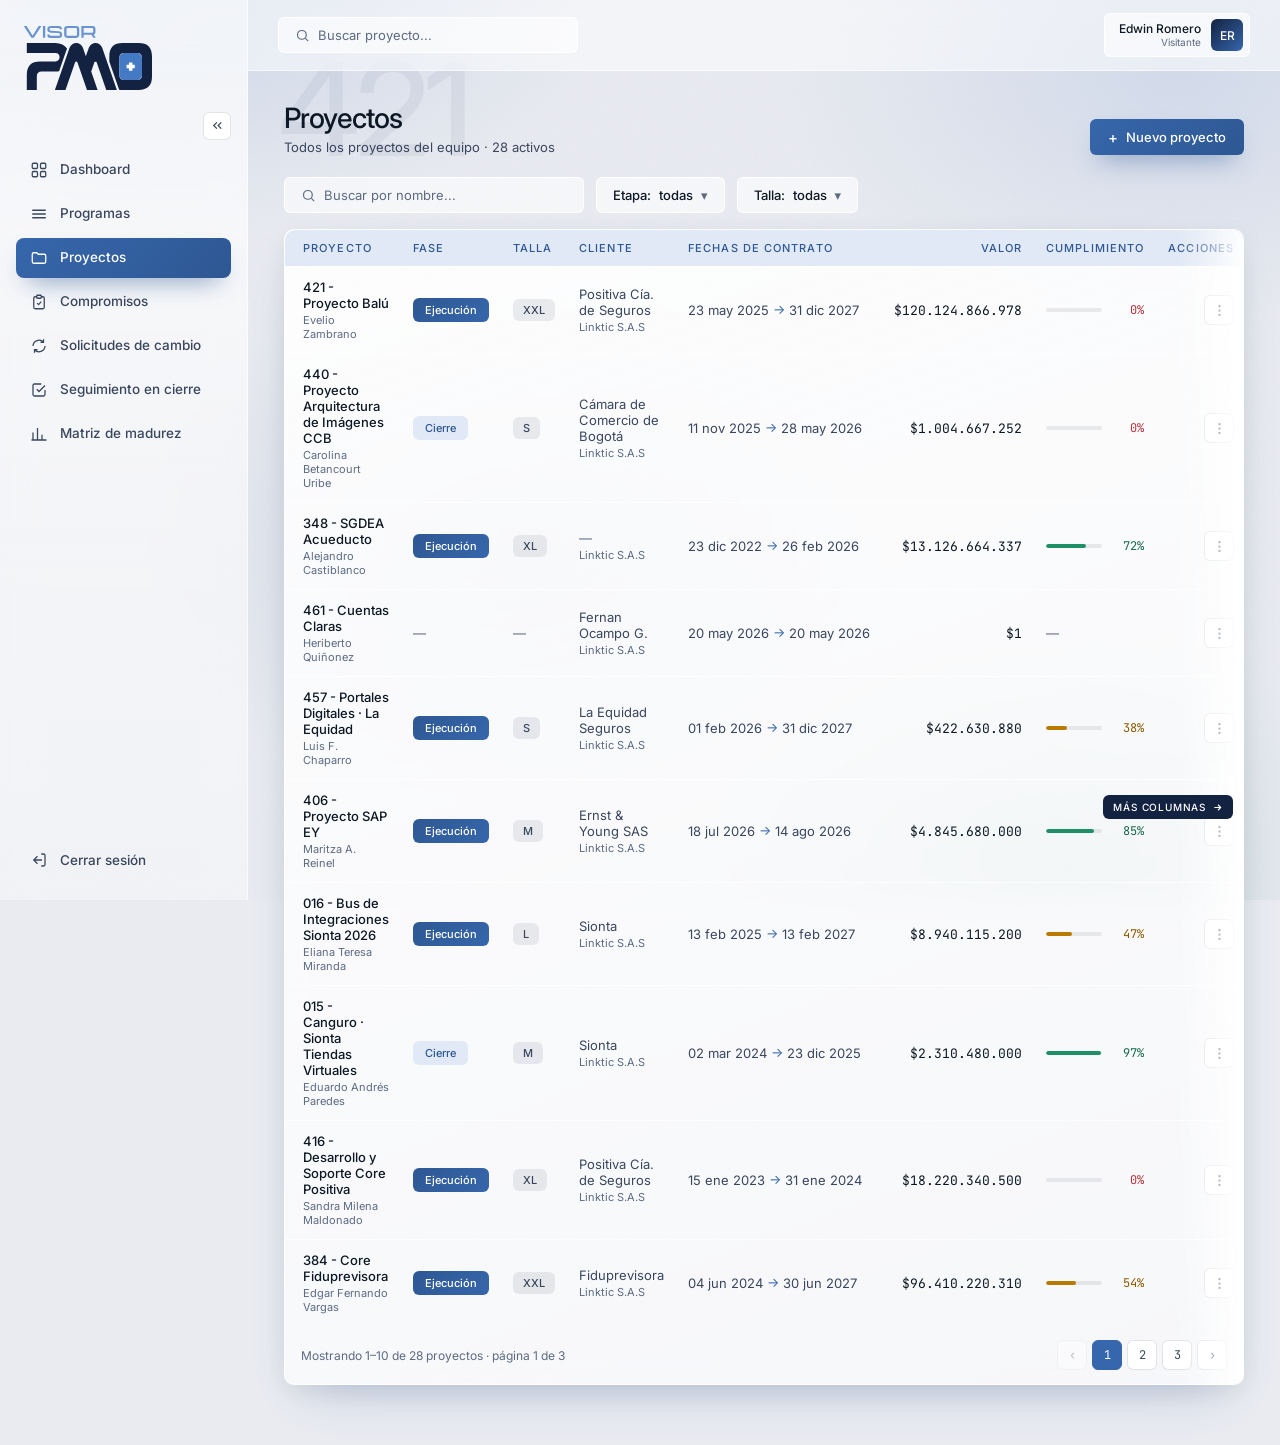
<file: proyectos-list.html>
<!DOCTYPE html>
<html lang="es">
<head>
<meta charset="utf-8">
<title>Proyectos · Visor PMO</title>
<link rel="icon" type="image/svg+xml" href="assets/Recurso%209.svg">
<link rel="preconnect" href="https://fonts.gstatic.com" crossorigin>
<link href="https://fonts.googleapis.com/css2?family=Inter:wght@300;400;500&family=JetBrains+Mono:wght@300;400&display=swap" rel="stylesheet">
<link rel="stylesheet" href="styles.css?v=4">
<script>try{if(localStorage.getItem('pmo-nav')==='1')document.documentElement.classList.add('navc')}catch(e){}</script>
<script src="app.js" defer></script>
<style>.filterpill{display:inline-flex;align-items:center;gap:8px;background:rgba(255,255,255,.6);border:1px solid rgba(255,255,255,.85);border-radius:6px;padding:9px 16px;font-size:13px;font-weight:500}
.talla{display:inline-flex;background:rgba(57,70,94,.1);color:var(--sec);font-size:11px;font-weight:500;padding:4px 10px;border-radius:6px}
/* tabla compacta: sublíneas y cumplimiento */
.rtable thead th{padding:11px 12px;white-space:nowrap}
.rtable thead th:first-child{border-radius:10px 0 0 0;padding-left:18px}
.rtable thead th:last-child{border-radius:0 10px 0 0;padding-right:18px}
.rtable td:first-child{padding-left:18px}
.rtable td:last-child{padding-right:18px}
.rtable td{padding:12px;font-size:13px}
.subrow{font-size:11px;color:var(--muted);margin-top:2px;font-weight:400}
.tdates{font-size:12px;color:var(--sec);white-space:nowrap}
.tval{white-space:nowrap}
.cumpl{display:flex;align-items:center;gap:8px;min-width:96px}
.cbar{flex:1;min-width:48px;height:4px;border-radius:2px;background:rgba(13,24,36,.08);overflow:hidden}
.cbar i{display:block;height:100%;width:var(--w);border-radius:2px}
.cpc{font-size:12px;min-width:34px;text-align:right}
/* menú de acciones por fila */
.kebab{width:30px;height:30px;border:1px solid rgba(13,24,36,.12);border-radius:6px;background:#fff;color:var(--sec);
  cursor:pointer;display:inline-flex;align-items:center;justify-content:center;transition:all .2s var(--ease)}
.kebab:hover,.kebab[aria-expanded="true"]{border-color:rgba(54,102,171,.4);color:var(--brand)}
.amenu{position:fixed;z-index:60;min-width:150px;background:#fff;border:1px solid rgba(13,24,36,.1);border-radius:8px;
  box-shadow:0 16px 40px -12px rgba(13,24,36,.28);padding:6px;display:none}
.amenu.open{display:block}
.amenu button{display:block;width:100%;text-align:left;border:0;background:none;font-family:inherit;font-size:13px;
  color:var(--text);padding:9px 12px;border-radius:6px;cursor:pointer}
.amenu button:hover{background:var(--niebla-50)}
.amenu button.danger{color:var(--danger-700)}
.amenu button.danger:hover{background:var(--danger-100)}</style>
</head>
<body>
<!-- pantalla de carga -->
<div class="loader" id="loader" role="status" aria-label="Cargando Visor PMO">
  <svg class="liso" viewBox="0 0 87.95 100.91" aria-hidden="true">
    <path class="lg-l" fill="#dae0ed" d="M46.35,100.91l-20.73-59.31c-.43-1.3-1.44-1.87-2.45-1.87s-2.02.72-2.45,1.87L0,100.91"/>
    <path class="lg-r" fill="#6994d0" d="M87.95,100.91l-20.73-59.31c-.43-1.3-1.44-1.87-2.45-1.87s-2.02.72-2.45,1.87l-6.91,19.86,13.82,39.44"/>
    <path class="lg-t" fill="#fff" d="M37.57,10.36l6.33,18.28,6.48-18.28c2.59-6.91,8.49-10.36,14.39-10.36H23.18c5.9,0,11.95,3.45,14.39,10.36Z"/>
  </svg>
  <div class="lbar"><i></i></div>
  <span class="ltxt">Cargando</span>
</div>
<script>
(function(){
  const l = document.getElementById('loader');
  let seen = false;
  try { seen = !!sessionStorage.getItem('pmo-loaded'); } catch(e) {}
  const hide = () => {
    l.classList.add('done');
    try { sessionStorage.setItem('pmo-loaded','1'); } catch(e) {}
    setTimeout(() => l.remove(), 700);
  };
  if (seen) { l.classList.add('fast'); requestAnimationFrame(hide); return; }
  const min  = new Promise(r => setTimeout(r, 1500));
  const load = new Promise(r => window.addEventListener('load', r, {once:true}));
  Promise.all([min, load]).then(hide);
})();
</script>
<div class="shell">
  <aside class="sidebar">
    <a class="brand" href="dashboard.html"><img src="assets/PMO_3.svg" alt="Visor PMO — ir al dashboard" width="128" height="64"></a>
    <button class="navcollapse" type="button" aria-expanded="true" aria-label="Colapsar menú"><svg width="15" height="15" fill="none" stroke="currentColor" stroke-width="2" viewBox="0 0 24 24"><path d="m11 17-5-5 5-5M18 17l-5-5 5-5"/></svg></button>
    <nav style="display:flex;flex-direction:column;gap:4px">
      <a class="navitem" href="dashboard.html"><svg width="18" height="18" fill="none" stroke="currentColor" viewBox="0 0 24 24" stroke-width="1.7"><rect x="3" y="3" width="7" height="7" rx="1.5"/><rect x="14" y="3" width="7" height="7" rx="1.5"/><rect x="3" y="14" width="7" height="7" rx="1.5"/><rect x="14" y="14" width="7" height="7" rx="1.5"/></svg> Dashboard</a>
      <a class="navitem"><svg width="18" height="18" fill="none" stroke="currentColor" viewBox="0 0 24 24" stroke-width="1.7"><path d="M3 7h18M3 12h18M3 17h18"/></svg> Programas</a>
      <a class="navitem active" href="proyectos-list.html"><svg width="18" height="18" fill="none" stroke="currentColor" viewBox="0 0 24 24" stroke-width="1.7"><path d="M3 7a2 2 0 0 1 2-2h4l2 2h8a2 2 0 0 1 2 2v8a2 2 0 0 1-2 2H5a2 2 0 0 1-2-2z"/></svg> Proyectos</a>
      <a class="navitem" href="compromisos.html"><svg width="18" height="18" fill="none" stroke="currentColor" viewBox="0 0 24 24" stroke-width="1.7"><path d="M9 5H7a2 2 0 0 0-2 2v12a2 2 0 0 0 2 2h10a2 2 0 0 0 2-2V7a2 2 0 0 0-2-2h-2"/><rect x="9" y="3" width="6" height="4" rx="1"/><path d="m9.5 13.5 2 2 3.5-4"/></svg> Compromisos</a>
      <a class="navitem"><svg width="18" height="18" fill="none" stroke="currentColor" viewBox="0 0 24 24" stroke-width="1.7"><path d="M4 12a8 8 0 0 1 14-5m2 5a8 8 0 0 1-14 5"/><path d="M18 3v4h-4M6 21v-4h4"/></svg> Solicitudes de cambio</a>
      <a class="navitem"><svg width="18" height="18" fill="none" stroke="currentColor" viewBox="0 0 24 24" stroke-width="1.7"><path d="M9 11l3 3 8-8"/><path d="M20 12v6a2 2 0 0 1-2 2H6a2 2 0 0 1-2-2V6a2 2 0 0 1 2-2h9"/></svg> Seguimiento en cierre</a>
      <a class="navitem"><svg width="18" height="18" fill="none" stroke="currentColor" viewBox="0 0 24 24" stroke-width="1.7"><path d="M4 20V10M10 20V4M16 20v-7M22 20H2"/></svg> Matriz de madurez</a>
    </nav>
    <a class="navitem" style="margin-top:auto"><svg width="18" height="18" fill="none" stroke="currentColor" viewBox="0 0 24 24" stroke-width="1.7"><path d="M15 4h3a2 2 0 0 1 2 2v12a2 2 0 0 1-2 2h-3M10 17l-5-5 5-5M5 12h11"/></svg> Cerrar sesión</a>
  </aside>
  <div class="content">
    <div class="topbar">
      <div class="searchpill"><svg width="15" height="15" fill="none" stroke="currentColor" stroke-width="1.9" viewBox="0 0 24 24"><circle cx="11" cy="11" r="7"/><path d="m21 21-4.3-4.3"/></svg> Buscar proyecto...</div>
      <div class="userchip"><div style="text-align:right;line-height:1.2"><div style="font-size:12px;font-weight:500">Edwin Romero</div><div style="font-size:10px;color:var(--muted)">Visitante</div></div><span class="ava">ER</span></div>
    </div>
    <div class="page">
      <div style="position:relative;display:flex;justify-content:space-between;align-items:flex-end">
        <div><span class="ghost" aria-hidden="true" style="left:-6px;top:-44px;font-size:130px">421</span><h1>Proyectos</h1><p class="subt">Todos los proyectos del equipo · 28 activos</p></div>
        <button class="btn btn-primary" id="openNp"><span style="font-size:15px;line-height:1">+</span> Nuevo proyecto</button>
      </div>

      <div style="display:flex;gap:12px;margin:22px 0 16px">
        <div class="searchpill" style="width:300px"><svg width="15" height="15" fill="none" stroke="currentColor" stroke-width="1.9" viewBox="0 0 24 24"><circle cx="11" cy="11" r="7"/><path d="m21 21-4.3-4.3"/></svg> Buscar por nombre...</div>
        <span class="filterpill">Etapa: <b>todas</b> <span style="color:var(--muted)">▾</span></span>
        <span class="filterpill">Talla: <b>todas</b> <span style="color:var(--muted)">▾</span></span>
      </div>

      <div class="gcard reveal d1 tscroll" style="padding:0 0 6px;overflow:hidden">
        <span class="thint" aria-hidden="true">Más columnas <svg width="11" height="11" fill="none" stroke="currentColor" stroke-width="2.4" viewBox="0 0 24 24"><path d="M5 12h14m-6-6 6 6-6 6"/></svg></span>
        <div class="tviewport">
        <table class="rtable">
          <thead><tr>
            <th>Proyecto</th><th>Fase</th><th>Talla</th><th>Cliente</th><th>Fechas de contrato</th><th style="text-align:right">Valor</th><th>Cumplimiento</th><th style="text-align:right">Acciones</th>
          </tr></thead>
          <tbody id="pbody"></tbody>
        </table>
        </div>
        <div class="pager">
          <span class="pinfo" id="pinfo" aria-live="polite"></span>
          <div class="pbtns" id="pbtns" role="navigation" aria-label="Paginación de proyectos"></div>
        </div>
      </div>
    </div>
  </div>
</div>
<!-- menú de acciones (compartido por todas las filas) -->
<div class="amenu" id="amenu" role="menu" aria-label="Acciones del proyecto">
  <button type="button" role="menuitem">Editar</button>
  <button type="button" role="menuitem">Clonar</button>
  <button type="button" role="menuitem" class="danger">Eliminar</button>
</div>

<!-- Modal Nuevo proyecto (overlay in-place) -->
<div id="npModal" style="display:none">
  <div class="backdrop" data-close></div>
  <div class="modalwrap">
    <div class="modal">
      <div class="mhead">
        <h2 style="font-size:18px;font-weight:500;letter-spacing:-.01em">Nuevo proyecto</h2>
        <button class="xbtn" data-close>✕</button>
      </div>
      <div class="mbody">
        <div><label class="flab">Nombre <span class="req">*</span></label><input class="fld" placeholder="Ej: Proyecto Balú"></div>
        <div><label class="flab">Descripción</label><textarea class="fld" rows="3" placeholder="Breve descripción del proyecto"></textarea></div>
        <div style="display:grid;grid-template-columns:1fr 1fr;gap:16px">
          <div><label class="flab">Programa</label><select class="fld"><option>— sin programa —</option></select></div>
          <div><label class="flab">Líder</label><input class="fld" placeholder="Ej: Carlos Pérez"></div>
          <div><label class="flab">Estado</label><select class="fld"><option>Planificación</option></select></div>
          <div><label class="flab">Prioridad</label><select class="fld"><option>Media</option></select></div>
          <div><label class="flab">Fecha inicio plan</label><input class="fld" placeholder="dd/mm/aaaa"></div>
          <div><label class="flab">Fecha final plan</label><input class="fld" placeholder="dd/mm/aaaa"></div>
        </div>
        <div><label class="flab">Días laborables</label><input class="fld" value="1,2,3,4,5"><p style="font-size:12px;color:var(--muted);margin-top:6px">Lista separada por comas. 1=Lun, 2=Mar, …, 7=Dom.</p></div>
      </div>
      <div class="mfoot">
        <button class="btn btn-ghost" data-close>Cancelar</button>
        <button class="btn btn-primary" data-close>Crear <span class="a">→</span></button>
      </div>
    </div>
  </div>
</div>

<script>
  // ------- datos de demo: los 28 proyectos activos -------
  const FASES = {prog:['Ejecución','gp-prog'], cierre:['Cierre','gp-cierre'], plan:['Planificación','gp-pend']};
  const D = '<span style="color:var(--brand)">→</span>';
  // [código y nombre, gerente, fase, talla, cliente, f. inicio, f. fin, valor, cumplimiento]
  const DATA = [
   ['421 - Proyecto Balú','Evelio Zambrano','prog','XXL','Positiva Cía. de Seguros','23 may 2025','31 dic 2027','$120.124.866.978',0],
   ['440 - Proyecto Arquitectura de Imágenes CCB','Carolina Betancourt Uribe','cierre','S','Cámara de Comercio de Bogotá','11 nov 2025','28 may 2026','$1.004.667.252',0],
   ['348 - SGDEA Acueducto','Alejandro Castiblanco','prog','XL',null,'23 dic 2022','26 feb 2026','$13.126.664.337',72],
   ['461 - Cuentas Claras','Heriberto Quiñonez',null,null,'Fernan Ocampo G.','20 may 2026','20 may 2026','$1',null],
   ['457 - Portales Digitales · La Equidad','Luis F. Chaparro','prog','S','La Equidad Seguros','01 feb 2026','31 dic 2027','$422.630.880',38],
   ['406 - Proyecto SAP EY','Maritza A. Reinel','prog','M','Ernst & Young SAS','18 jul 2026','14 ago 2026','$4.845.680.000',85],
   ['016 - Bus de Integraciones Sionta 2026','Eliana Teresa Miranda','prog','L','Sionta','13 feb 2025','13 feb 2027','$8.940.115.200',47],
   ['015 - Canguro · Sionta Tiendas Virtuales','Eduardo Andrés Paredes','cierre','M','Sionta','02 mar 2024','23 dic 2025','$2.310.480.000',97],
   ['416 - Desarrollo y Soporte Core Positiva','Sandra Milena Maldonado','prog','XL','Positiva Cía. de Seguros','15 ene 2023','31 ene 2024','$18.220.340.500',0],
   ['384 - Core Fiduprevisora','Edgar Fernando Vargas','prog','XXL','Fiduprevisora','04 jun 2024','30 jun 2027','$96.410.220.310',54],
   ['432 - Portal Transaccional Findeter','Juan Pablo Bohórquez','plan','M','Findeter','01 sep 2026','30 jun 2027','$3.150.900.000',null],
   ['428 - Analítica de Cartera Icetex','Francisco Javier González','prog','L','Icetex','12 mar 2026','12 mar 2027','$5.870.114.980',22],
   ['419 - Mesa de Servicios MinTIC','Carolina Betancourt Uribe','prog','XL','MinTIC','01 ene 2025','31 dic 2026','$22.480.775.400',61],
   ['445 - App Movilidad Transmilenio','Luis F. Chaparro','plan','L','Transmilenio S.A.','15 oct 2026','15 oct 2027','$7.204.560.000',null],
   ['402 - Historia Clínica Interoperable','Maritza A. Reinel','prog','XXL','MinSalud','20 ago 2024','20 ago 2027','$64.118.900.220',43],
   ['451 - Chatbot Atención DIAN','Evelio Zambrano','prog','S','DIAN','05 abr 2026','05 oct 2026','$980.450.700',66],
   ['396 - Migración Cloud Banco Agrario','Alejandro Castiblanco','cierre','XL','Banco Agrario','10 feb 2024','10 feb 2026','$15.660.208.900',91],
   ['438 - Firma Digital Notariado','Heriberto Quiñonez','prog','M','Superintendencia de Notariado','01 jun 2026','01 jun 2027','$2.874.300.150',18],
   ['425 - Observatorio de Datos SED','Sandra Milena Maldonado','prog','M','Secretaría de Educación','15 nov 2025','15 nov 2026','$3.912.640.000',58],
   ['447 - Ventanilla Única Ambiental','Edgar Fernando Vargas','plan','L','MinAmbiente','01 dic 2026','01 dic 2027','$6.540.880.320',null],
   ['409 - CRM Comercial EPM','Juan Pablo Bohórquez','prog','L','EPM','22 may 2025','22 may 2027','$11.230.450.680',35],
   ['434 - Pasarela de Pagos GovCo','Francisco Javier González','prog','XL','AND Digital','08 jul 2025','08 jul 2027','$28.960.114.200',49],
   ['442 - Gestión Documental Cancillería','Eliana Teresa Miranda','plan','M','Cancillería','01 feb 2027','01 feb 2028','$4.470.200.000',null],
   ['391 - Token Bus Devengo','Eduardo Andrés Paredes','cierre','S','Sionta','15 mar 2024','15 sep 2025','$1.240.882.400',100],
   ['455 - Portal Proveedores Ecopetrol','Carolina Betancourt Uribe','plan','XL','Ecopetrol','01 mar 2027','01 mar 2029','$34.200.500.100',null],
   ['413 - Biometría Registraduría','Luis F. Chaparro','prog','XXL','Registraduría Nacional','10 oct 2024','10 oct 2027','$81.334.900.760',52],
   ['449 - Tablero BI Supersalud','Maritza A. Reinel','prog','S','Supersalud','20 jun 2026','20 dic 2026','$1.118.400.900',29],
   ['393 - Núcleo Académico UNAL','Evelio Zambrano','cierre','L','Universidad Nacional','01 ago 2023','01 ago 2025','$9.980.220.140',88],
  ];

  const PAGE = 10;
  let pagina = 1;
  const pbody = document.getElementById('pbody'), pinfo = document.getElementById('pinfo'), pbtns = document.getElementById('pbtns');
  const colorC = v => v < 34 ? ['#d2434e','#b3323c'] : v < 67 ? ['#b87a00','#8a5a00'] : ['#1f8f66','#17694b'];

  function render(){
    const total = DATA.length, paginas = Math.ceil(total / PAGE);
    const desde = (pagina-1)*PAGE, hasta = Math.min(desde+PAGE, total);
    pbody.innerHTML = '';
    DATA.slice(desde, hasta).forEach(r => {
      const [nom, ger, fase, talla, cli, fi, ff, val, cum] = r;
      const f = fase ? `<span class="gp gp-sm ${FASES[fase][1]}">${FASES[fase][0]}</span>` : '<span style="color:var(--muted)">—</span>';
      const t = talla ? `<span class="talla">${talla}</span>` : '<span style="color:var(--muted)">—</span>';
      const c = cum === null ? '<span style="color:var(--muted)">—</span>'
        : `<div class="cumpl"><div class="cbar"><i style="--w:${cum}%;background:${colorC(cum)[0]}"></i></div><span class="cpc font-mono" style="color:${colorC(cum)[1]}">${cum}%</span></div>`;
      const tr = document.createElement('tr');
      tr.innerHTML = `<td><b>${nom}</b><div class="subrow">${ger}</div></td><td>${f}</td><td>${t}</td>`+
        `<td style="font-size:13px;color:var(--sec)">${cli || "<span style='color:var(--muted)'>—</span>"}<div class="subrow">Linktic S.A.S</div></td>`+
        `<td class="tdates">${fi} ${D} ${ff}</td>`+
        `<td class="font-mono tval" style="text-align:right;font-weight:400">${val}</td>`+
        `<td>${c}</td>`+
        `<td style="text-align:right"><button class="kebab" aria-haspopup="menu" aria-expanded="false" aria-label="Acciones del proyecto"><svg width="15" height="15" fill="currentColor" viewBox="0 0 24 24"><circle cx="12" cy="5" r="1.8"/><circle cx="12" cy="12" r="1.8"/><circle cx="12" cy="19" r="1.8"/></svg></button></td>`;
      tr.addEventListener('click', e => { if (!e.target.closest('.kebab')) location.href = 'proyecto-detalle.html'; });
      pbody.appendChild(tr);
    });

    pinfo.textContent = `Mostrando ${desde+1}–${hasta} de ${total} proyectos · página ${pagina} de ${paginas}`;
    pbtns.innerHTML = '';
    const btn = (txt, pg, {dis=false, act=false, label}={}) => {
      const b = document.createElement('button');
      b.className = 'pbtn' + (act ? ' act' : ''); b.textContent = txt; b.disabled = dis;
      b.setAttribute('aria-label', label || `Ir a la página ${pg}`);
      if (act) b.setAttribute('aria-current','page');
      if (!dis && !act) b.addEventListener('click', () => { pagina = pg; render();
        document.querySelector('.tviewport').scrollIntoView({behavior:'smooth', block:'start'}); });
      pbtns.appendChild(b);
    };
    btn('‹', pagina-1, {dis: pagina===1, label:'Página anterior'});
    for (let pg = 1; pg <= paginas; pg++) btn(pg, pg, {act: pg===pagina});
    btn('›', pagina+1, {dis: pagina===paginas, label:'Página siguiente'});
  }

  // ------- menú de acciones (kebab) con delegación: sobrevive al re-render -------
  const amenu = document.getElementById('amenu');
  let kebabAbierto = null;
  const cerrarMenu = () => {
    amenu.classList.remove('open');
    if (kebabAbierto) { kebabAbierto.setAttribute('aria-expanded','false'); kebabAbierto = null; }
  };
  document.addEventListener('click', e => {
    const k = e.target.closest('.kebab');
    if (!k) { if (!e.target.closest('.amenu')) cerrarMenu(); return; }
    if (kebabAbierto === k) { cerrarMenu(); return; }
    cerrarMenu();
    kebabAbierto = k; k.setAttribute('aria-expanded','true');
    amenu.classList.add('open');
    const r = k.getBoundingClientRect(), mw = amenu.offsetWidth, mh = amenu.offsetHeight;
    let top = r.bottom + 6;
    if (top + mh > innerHeight - 8) top = r.top - mh - 6;
    amenu.style.top = top + 'px';
    amenu.style.left = Math.max(8, Math.min(r.right - mw, innerWidth - mw - 8)) + 'px';
  });
  amenu.querySelectorAll('button').forEach(b => b.addEventListener('click', e => { e.stopPropagation(); cerrarMenu(); }));
  document.addEventListener('keydown', e => { if (e.key === 'Escape') cerrarMenu(); });
  window.addEventListener('scroll', cerrarMenu, true);

  // ------- señalización de scroll horizontal -------
  document.querySelectorAll('.tscroll').forEach(w => {
    const v = w.querySelector('.tviewport');
    const upd = () => w.classList.toggle('more', v.scrollWidth - v.clientWidth - v.scrollLeft > 4);
    v.addEventListener('scroll', upd, {passive:true});
    window.addEventListener('resize', upd);
    new MutationObserver(upd).observe(v, {childList:true, subtree:true});
    upd();
  });

  // ------- modal Nuevo proyecto -------
  const np = document.getElementById('npModal');
  document.getElementById('openNp').addEventListener('click', () => np.style.display = 'block');
  np.querySelectorAll('[data-close]').forEach(el => el.addEventListener('click', () => np.style.display = 'none'));
  document.addEventListener('keydown', e => { if (e.key === 'Escape') np.style.display = 'none'; });

  render();
</script>
</body>
</html>
</file>
<file: styles.css>
/* =====================================================================
   VISOR PMO — estilos compartidos (glass + mesh + grano + glow)
   Paleta oficial derivada de assets/Colores.png (base azul H≈215°)
   + gama semántica fría. Ratios WCAG 2.1 verificados por cálculo.
   ===================================================================== */
:root{
  /* -- Base visual (assets/Colores.png) -- */
  --ink-900:#0d1824;      /* Negro Azul — texto ppal 17.90:1 */
  --cobalto-800:#142241;  /* Azul Cobalto — fondos oscuros; blanco encima 15.73:1 */
  --azul-700:#2e5893;     /* hover/activo, texto refuerzo 7.16:1 */
  --azul-600:#3666ab;     /* color de ACCIÓN: texto/enlace 5.76:1; botón con blanco 5.76:1 */
  --azul-500:#4479c4;     /* Azul original — solo texto grande / componentes UI (≥3:1) */
  --azul-400:#6994d0;     /* Azul nube — solo sobre fondos oscuros (5.05:1 /cobalto) */
  --azul-100:#e0e9f5;     /* chips/fondos suaves; con texto --azul-600 4.70:1 */
  --blanco:#ffffff;
  --niebla-50:#f4f6fa;    /* Gris Niebla — fondos */
  --grisazul-200:#dae0ed; /* Grisazul — bordes, fondos secundarios */

  /* -- Gama semántica (misma temperatura fría, ratios verificados) -- */
  --exito-700:#17694b;    /* texto éxito 6.65:1 /blanco, 5.55 /chip */
  --exito-500:#1f8f66;    /* barras/iconos éxito (≥3:1 en fondos claros) */
  --exito-100:#dcefe7;    /* fondo chip éxito */
  --danger-700:#b3323c;   /* texto peligro 6.11:1 /blanco, 4.93 /chip */
  --danger-500:#d2434e;   /* base peligro; blanco encima 4.51:1 */
  --danger-100:#fae1e3;   /* fondo chip peligro */
  --alerta-700:#8a5a00;   /* texto alerta 5.93:1 /blanco, 5.05 /chip */
  --alerta-500:#b87a00;   /* base alerta (≥3:1 en fondos claros) */
  --alerta-100:#f7ecd4;   /* fondo chip alerta */

  /* -- Lima: 2.ª serie de datos en gráficas (no es color de estado) -- */
  --lima-700:#3f7a1c;     /* líneas finas y texto 5.2:1 /blanco */
  --lima-500:#6eb437;     /* base: rellenos de barra, dona y leyenda */
  --lima-100:#e6f3da;     /* fondo suave */

  /* -- Texto -- */
  --text:#0d1824;         /* = --ink-900 */
  --sec:#39465e;          /* secundario 9.50:1 */
  --muted:#5c6a83;        /* atenuado/labels 5.46:1 (AA) */

  /* -- Alias de compatibilidad (nombres históricos del proyecto) -- */
  --brand:var(--azul-600);
  --brand2:var(--azul-700);   /* par de gradiente de acción: blanco encima ≥5.76:1 */
  --danger:var(--danger-700);
  --recaudo:var(--exito-700);

  /* -- Tipografía -- */
  --font-sans:"Inter","SF Pro Display",system-ui,sans-serif;
  --font-mono:"JetBrains Mono",ui-monospace,SFMono-Regular,monospace;

  /* -- Radios (lenguaje técnico, esquinas contenidas) -- */
  --r-lg:10px; --r-md:8px; --r-sm:6px;

  --ease:cubic-bezier(.87,0,.13,1);
}
*{box-sizing:border-box;margin:0;padding:0}
body{
  font-family:var(--font-sans);color:var(--text);min-height:100vh;position:relative;
  background:
    radial-gradient(62% 52% at 12% -5%, rgba(68,121,196,.20), transparent 60%),
    radial-gradient(52% 46% at 92% 8%, rgba(105,148,208,.18), transparent 60%),
    radial-gradient(46% 42% at 82% 96%, rgba(31,143,102,.10), transparent 60%),
    radial-gradient(50% 50% at 40% 60%, rgba(46,88,147,.10), transparent 60%),
    #e9ebf1;
  background-attachment:fixed;
}
body::after{content:"";position:fixed;inset:0;pointer-events:none;opacity:.05;z-index:0;
  background-image:url("data:image/svg+xml,%3Csvg xmlns='http://www.w3.org/2000/svg' width='140' height='140'%3E%3Cfilter id='n'%3E%3CfeTurbulence type='fractalNoise' baseFrequency='.8' numOctaves='2'/%3E%3C/filter%3E%3Crect width='100%25' height='100%25' filter='url(%23n)'/%3E%3C/svg%3E")}

/* ---- App shell ---- */
.shell{display:flex;min-height:100vh;position:relative;z-index:1}
.sidebar{width:248px;flex:none;padding:20px 16px;position:sticky;top:0;height:100vh;display:flex;flex-direction:column;
  background:linear-gradient(180deg,rgba(255,255,255,.72),rgba(255,255,255,.42));backdrop-filter:blur(18px);
  border-right:1px solid rgba(255,255,255,.6);transition:width .35s var(--ease),padding .35s var(--ease)}
/* -- menú colapsado (clase navc en <html>) -- */
.navcollapse{align-self:flex-end;margin-bottom:10px;width:28px;height:28px;flex:none;border:1px solid rgba(13,24,36,.12);
  border-radius:6px;background:#fff;color:var(--sec);cursor:pointer;display:flex;align-items:center;justify-content:center;
  transition:all .2s var(--ease)}
.navcollapse:hover{color:var(--brand);border-color:rgba(54,102,171,.4)}
.navcollapse svg{transition:transform .35s var(--ease)}
.navc .navcollapse{align-self:center}
.navc .navcollapse svg{transform:rotate(180deg)}
.navc .sidebar{width:68px;padding:20px 10px}
.navc .brand{padding:6px 0 16px;display:flex;justify-content:center}
.navc .brand img{width:34px}
.navc .navitem{font-size:0;gap:0;justify-content:center;padding:11px}
.brand{display:block;padding:6px 8px 22px}
.brand img{display:block;width:128px;height:auto;transition:width .35s var(--ease)}
.navitem{display:flex;align-items:center;gap:12px;padding:11px 14px;border-radius:8px;font-size:13.5px;color:var(--sec);
  font-weight:500;transition:all .2s var(--ease);line-height:1.25;text-decoration:none;cursor:pointer}
.navitem svg{flex:none}
.navitem:hover{background:rgba(255,255,255,.6);color:var(--text)}
.navitem.active{color:#fff;background:linear-gradient(135deg,var(--brand),var(--brand2));
  box-shadow:0 12px 26px -12px rgba(46,88,147,.75)}
.content{flex:1;min-width:0}

/* ---- Topbar glass ---- */
.topbar{position:sticky;top:0;z-index:20;display:flex;align-items:center;justify-content:space-between;gap:16px;
  padding:13px 30px;background:rgba(255,255,255,.5);backdrop-filter:blur(16px);
  border-bottom:1px solid rgba(255,255,255,.6)}
.searchpill{display:flex;align-items:center;gap:8px;background:rgba(255,255,255,.6);border:1px solid rgba(255,255,255,.85);
  border-radius:6px;padding:9px 16px;font-size:13px;color:var(--muted);width:300px}
.userchip{display:flex;align-items:center;gap:10px;background:rgba(255,255,255,.6);border:1px solid rgba(255,255,255,.85);
  border-radius:6px;padding:5px 6px 5px 14px}
.ava{width:32px;height:32px;border-radius:6px;display:flex;align-items:center;justify-content:center;color:#fff;
  font-size:12px;font-weight:500;background:linear-gradient(135deg,var(--cobalto-800),var(--azul-600))}

.page{max-width:1600px;margin:0 auto;padding:30px 36px 60px}
h1{font-size:28px;font-weight:500;letter-spacing:-.03em}
.subt{font-size:13px;color:var(--sec);margin-top:4px}
.sec-h{font-size:17px;font-weight:500;letter-spacing:-.01em}

/* ---- Glass card ---- */
.gcard{position:relative;border-radius:10px;
  background:linear-gradient(160deg,rgba(255,255,255,.92),rgba(255,255,255,.6));
  backdrop-filter:blur(14px);border:1px solid rgba(255,255,255,.75);
  box-shadow:0 1px 0 rgba(255,255,255,.9) inset,0 22px 48px -24px rgba(46,88,147,.32),0 8px 26px rgba(13,24,36,.07)}
.gcard.soft{box-shadow:0 1px 0 rgba(255,255,255,.8) inset,0 10px 30px -18px rgba(46,88,147,.25),0 4px 16px rgba(13,24,36,.05)}

.lbl{font-size:11px;font-weight:500;letter-spacing:.1em;text-transform:uppercase;color:var(--muted)}
.ghost{position:absolute;font-weight:500;letter-spacing:-.04em;color:rgba(20,34,65,.055);line-height:.8;z-index:0;
  pointer-events:none;user-select:none}

/* ---- chips / pills ---- */
.chip{font-size:11px;font-weight:500;padding:4px 10px;border-radius:6px}
.up{background:var(--exito-100);color:var(--exito-700)}.down{background:var(--danger-100);color:var(--danger-700)}
.gp{font-size:12px;font-weight:500;padding:7px 15px;border-radius:6px;display:inline-flex;align-items:center;gap:6px}
.gp-pend{background:rgba(57,70,94,.12);color:var(--sec)}
.gp-prog{color:#fff;background:linear-gradient(135deg,var(--azul-700),var(--azul-600))}
.gp-atr{background:var(--danger-100);color:var(--danger-700)}
.gp-done{background:var(--exito-100);color:var(--exito-700)}
.gp-media{background:var(--alerta-100);color:var(--alerta-700)}
.gp-cierre{background:var(--azul-100);color:var(--azul-700)}
.gp-sm{font-size:11px;padding:5px 12px}

/* ---- KPI ---- */
.kpi{padding:22px 24px;overflow:hidden}
.kpi .glow{position:absolute;width:150px;height:110px;filter:blur(38px);opacity:.5;border-radius:50%;top:-24px;left:8px}
.kpi .top{display:flex;align-items:flex-start;justify-content:space-between;position:relative}
.kpi .num{font-size:34px;font-weight:500;letter-spacing:-.03em;line-height:1;margin-top:12px;position:relative}
.kpi .num small{font-size:16px;font-weight:500}
.spark{margin-top:10px;display:block}

/* ---- rich row (hover-reveal ready) ---- */
.rrow{display:flex;align-items:center;gap:18px;padding:16px 22px;transition:all .3s var(--ease)}
.rrow:hover{transform:translateY(-2px)}
.rrow:hover .arw{opacity:1;transform:translateX(0)}
.rrow .mk{width:6px;height:42px;border-radius:2px;flex:none}
.rrow .t{font-size:14px;font-weight:500}
.rrow .s{font-size:12px;font-weight:500;margin-top:2px}
.rrow .pct{font-size:22px;font-weight:500;letter-spacing:-.02em}
.rrow .arw{width:40px;height:40px;border-radius:6px;color:#fff;display:flex;align-items:center;justify-content:center;
  background:linear-gradient(135deg,var(--brand),var(--brand2));box-shadow:0 8px 20px -6px rgba(46,88,147,.6);
  opacity:0;transform:translateX(-8px);transition:all .5s var(--ease)}

/* ---- buttons ---- */
.btn{display:inline-flex;align-items:center;gap:8px;font-family:inherit;font-size:13px;font-weight:500;
  padding:10px 18px;border-radius:6px;border:0;cursor:pointer;transition:all .3s var(--ease)}
.btn-primary{color:#fff;background:linear-gradient(135deg,var(--brand),var(--brand2));box-shadow:0 12px 26px -10px rgba(46,88,147,.6)}
.btn-primary:hover{transform:translateY(-1px)}
.btn-primary .a{transition:transform .6s var(--ease)}.btn-primary:hover .a{transform:translateX(4px)}
.btn-ghost{background:#fff;border:1px solid rgba(13,24,36,.16);color:var(--text);box-shadow:0 2px 6px rgba(13,24,36,.06)}
.btn-ghost:hover{border-color:rgba(54,102,171,.4);background:#fbfcff}
.btn-ink{color:#fff;background:linear-gradient(135deg,var(--ink-900),var(--cobalto-800))}

/* ---- inputs (modal) ---- */
.fld{width:100%;background:rgba(255,255,255,.6);border:1px solid rgba(255,255,255,.9);border-radius:8px;
  padding:10px 14px;font-size:14px;font-family:inherit;color:var(--text);outline:none;transition:all .2s}
.fld:focus{border-color:var(--brand);box-shadow:0 0 0 3px rgba(54,102,171,.16);background:#fff}
.flab{font-size:12px;font-weight:500;color:var(--sec);margin-bottom:6px;display:block}
.flab .req{color:var(--danger)}
select.fld{appearance:none;background-image:url("data:image/svg+xml,%3Csvg xmlns='http://www.w3.org/2000/svg' width='12' height='12' fill='none' stroke='%235c6a83' stroke-width='2' viewBox='0 0 24 24'%3E%3Cpath d='m6 9 6 6 6-6'/%3E%3C/svg%3E");background-repeat:no-repeat;background-position:right 14px center}

/* ---- table ---- */
.rtable{width:100%;text-align:left;border-collapse:separate;border-spacing:0}
.rtable thead th{font-size:11px;font-weight:500;letter-spacing:.1em;text-transform:uppercase;
  color:var(--azul-700);background:var(--azul-100);padding:10px 18px}
.rtable thead th:first-child{border-radius:6px 0 0 6px}
.rtable thead th:last-child{border-radius:0 6px 6px 0}
.rtable tbody tr{transition:background .2s var(--ease);cursor:pointer}
.rtable tbody tr:hover{background:rgba(255,255,255,.6)}
.rtable tbody tr:hover .arw{opacity:1;transform:translateX(0)}
.rtable td{padding:15px 18px;border-top:1px solid rgba(255,255,255,.7)}
.arw-sm{width:32px;height:32px;border-radius:6px;color:#fff;display:inline-flex;align-items:center;justify-content:center;
  background:linear-gradient(135deg,var(--brand),var(--brand2));opacity:0;transform:translateX(-6px);transition:all .5s var(--ease)}

/* ---- Información Financiera (contraste + charts animados) ---- */
.finhead{display:flex;justify-content:space-between;align-items:flex-start;margin-bottom:18px}
.seg{display:flex;gap:4px;background:rgba(255,255,255,.7);border:1px solid rgba(255,255,255,.9);padding:4px;border-radius:6px}
.seg-i{padding:6px 15px;border-radius:6px;font-size:12px;font-weight:500;color:var(--sec);cursor:pointer;transition:all .3s var(--ease)}
.seg-i.active{color:#fff;background:linear-gradient(135deg,var(--brand),var(--brand2));box-shadow:0 8px 18px -8px rgba(46,88,147,.6)}

/* contenedor "hundido" y tintado → las cards blancas se despegan */
.finpanel{background:linear-gradient(180deg,rgba(218,224,237,.72),rgba(244,246,250,.5));
  box-shadow:inset 0 2px 12px rgba(13,24,36,.06),0 22px 48px -24px rgba(46,88,147,.26),0 8px 26px rgba(13,24,36,.06)}
.fingrid{display:grid;grid-template-columns:repeat(3,1fr);gap:16px}

.fcard{position:relative;overflow:hidden;border-radius:10px;padding:18px 20px;background:#fff;
  border:1px solid rgba(13,24,36,.08);
  box-shadow:0 6px 20px -8px rgba(13,24,36,.20),0 2px 6px rgba(13,24,36,.06);
  transition:transform .35s var(--ease),box-shadow .35s var(--ease)}
.fcard:hover{transform:translateY(-5px);box-shadow:0 20px 40px -12px rgba(46,88,147,.32),0 6px 14px rgba(13,24,36,.10)}
.fcard .glow{position:absolute;width:160px;height:96px;filter:blur(42px);opacity:.26;border-radius:50%;top:-26px;left:4px;transition:opacity .35s var(--ease)}
.fcard:hover .glow{opacity:.55}
.fc-top{display:flex;justify-content:space-between;align-items:flex-start;position:relative}
.fnum{font-size:30px;font-weight:500;letter-spacing:-.03em;line-height:1;margin-top:12px;position:relative;font-variant-numeric:tabular-nums}
.fnum small{font-size:15px;font-weight:500}
.chip{transition:transform .3s var(--ease)}
.fcard:hover .chip{transform:scale(1.06)}

.spark{width:100%;height:42px;display:block;margin-top:10px;overflow:visible}
.spark-line{fill:none;stroke-width:2.4;stroke-linecap:round;stroke-linejoin:round;
  stroke-dasharray:1;stroke-dashoffset:1;transition:stroke-dashoffset 1.3s var(--ease)}
.fcard.drawn .spark-line{stroke-dashoffset:0}
.spark-area{opacity:0;transition:opacity 1s ease .35s}
.fcard.drawn .spark-area{opacity:1}
.spark-dot{opacity:0;transform:scale(.4);transform-origin:center;transition:all .35s var(--ease);filter:drop-shadow(0 0 5px currentColor)}
.fcard:hover .spark-dot{opacity:1;transform:scale(1)}
@media (prefers-reduced-motion:reduce){
  .spark-line{transition:none;stroke-dashoffset:0}.spark-area{transition:none;opacity:1}
}

/* ---- modal (overlay) ---- */
.backdrop{position:fixed;inset:0;background:rgba(13,24,36,.42);backdrop-filter:blur(4px);z-index:40}
.modalwrap{position:fixed;inset:0;display:flex;align-items:flex-start;justify-content:center;overflow:auto;padding:40px 20px;z-index:41;overscroll-behavior:contain}
/* con una modal abierta, la página de fondo no se desplaza */
body.modal-open{overflow:hidden}
.modal{width:100%;max-width:580px;border-radius:10px;overflow:hidden;display:flex;flex-direction:column;max-height:calc(100vh - 80px);
  background:linear-gradient(165deg,rgba(255,255,255,.96),rgba(255,255,255,.82));backdrop-filter:blur(22px);
  border:1px solid rgba(255,255,255,.85);box-shadow:0 40px 100px -30px rgba(46,88,147,.4),0 24px 60px rgba(13,24,36,.25)}
.mhead{display:flex;align-items:center;justify-content:space-between;padding:22px 28px;border-bottom:1px solid rgba(255,255,255,.7)}
.xbtn{width:32px;height:32px;border-radius:6px;border:0;background:rgba(255,255,255,.6);color:var(--muted);cursor:pointer;font-size:14px}
.mbody{padding:24px 28px;display:flex;flex-direction:column;gap:18px;flex:1;min-height:0;overflow:auto;overscroll-behavior:contain}
.mhead,.mfoot{flex:none}
.mfoot{display:flex;justify-content:flex-end;gap:12px;padding:20px 28px;border-top:1px solid rgba(255,255,255,.7)}

/* ---- pantalla de carga ---- */
.loader{position:fixed;inset:0;z-index:100;display:flex;flex-direction:column;align-items:center;justify-content:center;gap:30px;
  background:radial-gradient(62% 50% at 50% 36%, #1d3157, var(--cobalto-800) 68%, var(--ink-900));
  transition:opacity .6s var(--ease),visibility .6s}
.loader.done{opacity:0;visibility:hidden;pointer-events:none}
.loader.fast{transition-duration:.2s}
.loader .liso{width:96px;overflow:visible;filter:drop-shadow(0 18px 40px rgba(13,24,36,.55))}
.loader .lg-l,.loader .lg-r,.loader .lg-t{opacity:0;transform:translateY(26px);animation:peakup .9s var(--ease) both}
.loader .lg-l{animation-delay:.12s}
.loader .lg-r{animation-delay:.30s}
.loader .lg-t{animation-delay:.50s}
@keyframes peakup{
  from{opacity:0;transform:translateY(26px)}
  62%{opacity:1;transform:translateY(-5px)}
  to{opacity:1;transform:none}
}
.loader .lbar{width:180px;height:3px;border-radius:1px;background:rgba(255,255,255,.14);overflow:hidden}
.loader .lbar i{display:block;height:100%;width:44%;border-radius:1px;
  background:linear-gradient(90deg,var(--azul-400),var(--niebla-50));
  animation:lslide 1.15s var(--ease) .5s infinite}
@keyframes lslide{from{transform:translateX(-90px)}to{transform:translateX(190px)}}
.loader .ltxt{font-size:11px;font-weight:500;letter-spacing:.24em;text-transform:uppercase;color:var(--grisazul-200)}
@media (prefers-reduced-motion:reduce){
  .loader .lg-l,.loader .lg-r,.loader .lg-t{animation:none;opacity:1;transform:none}
  .loader .lbar i{animation:none;width:100%}
}

/* motion de entrada */
@media (prefers-reduced-motion:no-preference){
  .reveal{animation:rise .7s var(--ease) both}
  .d1{animation-delay:.05s}.d2{animation-delay:.12s}.d3{animation-delay:.19s}.d4{animation-delay:.26s}
}
@keyframes rise{from{opacity:0;transform:translateY(18px)}to{opacity:1;transform:none}}

/* ---- tipografía: pesos y monoespaciada ---- */
b,strong{font-weight:500}
.font-mono,
body .code, body .spot .code,
body .fnum, body .kpi .num, body .rrow .pct, body .chip,
body .spotfoot .v, body .mini .n, body .fin-tile .n,
body .mtile .mval, body .ktile .kv,
body .ctl .pt b, body .gantt-axis span, body .gbar, body .mchip .v{
  font-family:var(--font-mono);font-weight:400}

/* ---- tabla ancha: scroll horizontal señalizado ---- */
.tscroll{position:relative}
.tscroll .tviewport{overflow-x:auto}
.tscroll::after{content:"";position:absolute;top:0;right:0;bottom:0;width:64px;pointer-events:none;opacity:0;
  border-radius:0 10px 10px 0;background:linear-gradient(90deg,transparent,rgba(255,255,255,.96));
  transition:opacity .25s var(--ease)}
.tscroll.more::after{opacity:1}
.tscroll .thint{position:absolute;right:10px;top:50%;transform:translateY(-50%);z-index:2;pointer-events:none;opacity:0;
  display:inline-flex;align-items:center;gap:6px;background:var(--cobalto-800);color:#fff;font-size:10px;font-weight:500;
  letter-spacing:.08em;text-transform:uppercase;padding:6px 10px;border-radius:6px;white-space:nowrap;
  transition:opacity .25s var(--ease)}
.tscroll.more .thint{opacity:1}

/* ---- paginado de tablas ---- */
.pager{display:flex;align-items:center;justify-content:space-between;gap:16px;padding:14px 16px 8px;flex-wrap:wrap}
.pinfo{font-size:12px;color:var(--muted)}
.pbtns{display:flex;gap:5px}
.pbtn{min-width:30px;height:30px;padding:0 8px;border:1px solid rgba(13,24,36,.12);border-radius:6px;background:#fff;
  color:var(--sec);font-family:var(--font-mono);font-size:12px;cursor:pointer;transition:all .2s var(--ease)}
.pbtn:hover:not(:disabled):not(.act){border-color:rgba(54,102,171,.4);color:var(--brand)}
.pbtn.act{background:var(--azul-600);border-color:var(--azul-600);color:#fff;cursor:default}
.pbtn:disabled{opacity:.35;cursor:not-allowed}
.empty{padding:36px;text-align:center;color:var(--muted);font-size:13px}
.empty .btn{margin-top:14px}

/* ---- accesibilidad: foco visible (teclado) ---- */
a:focus-visible,button:focus-visible,[role="tab"]:focus-visible,[tabindex]:focus-visible,
input:focus-visible,select:focus-visible,summary:focus-visible{
  outline:2px solid var(--azul-600);outline-offset:2px;border-radius:6px}
</file>
